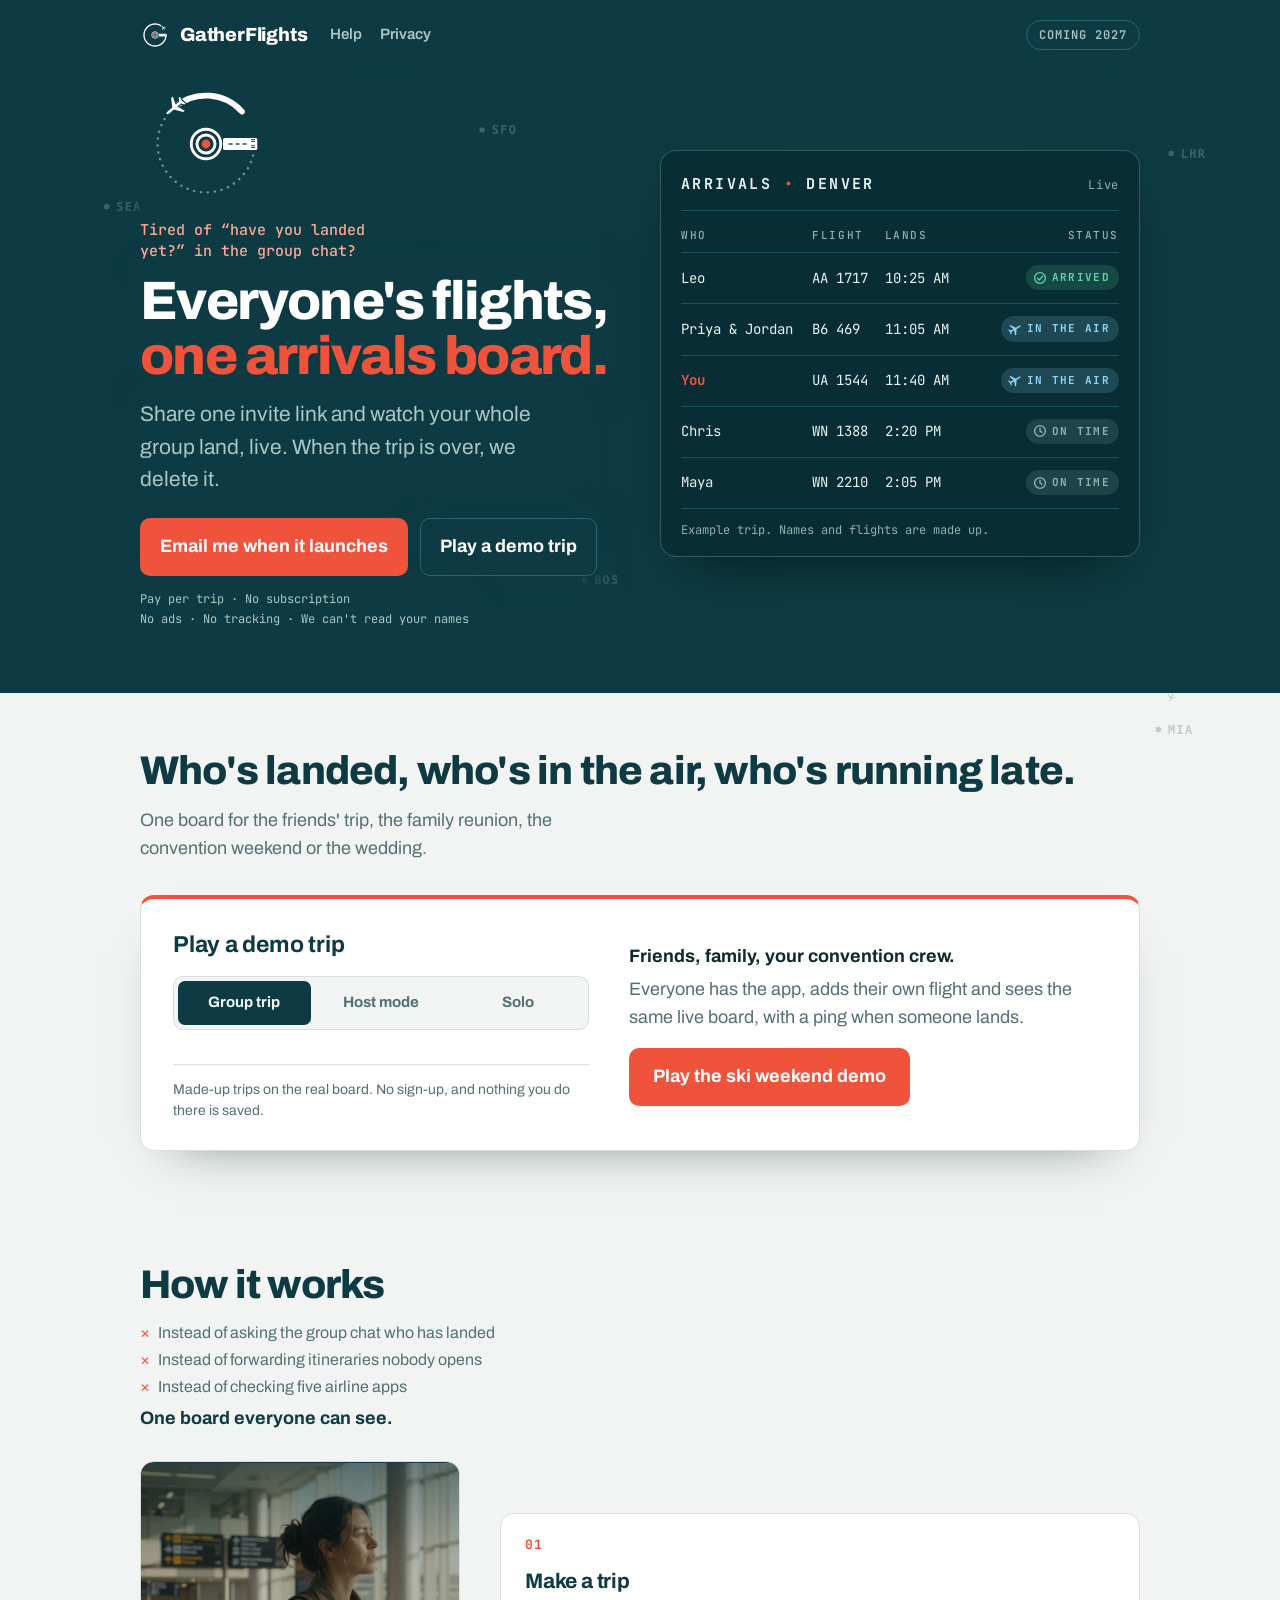
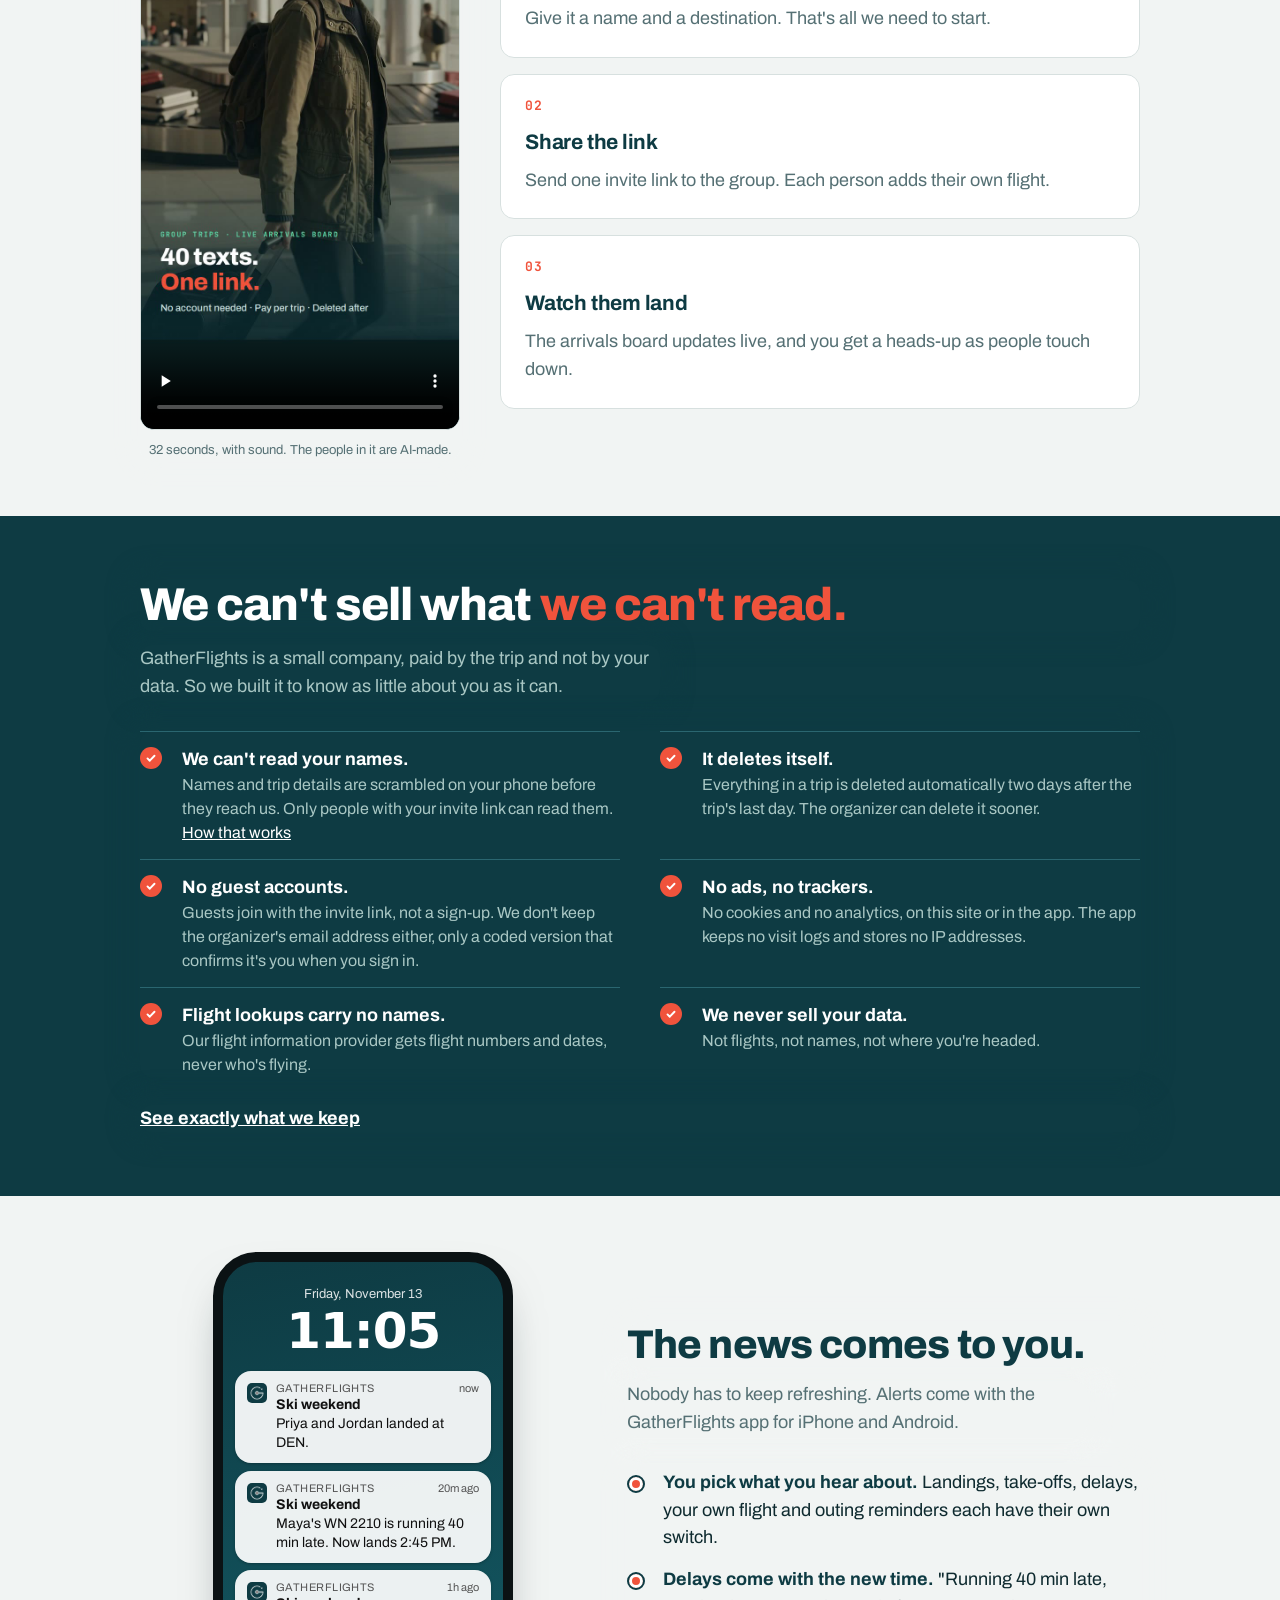
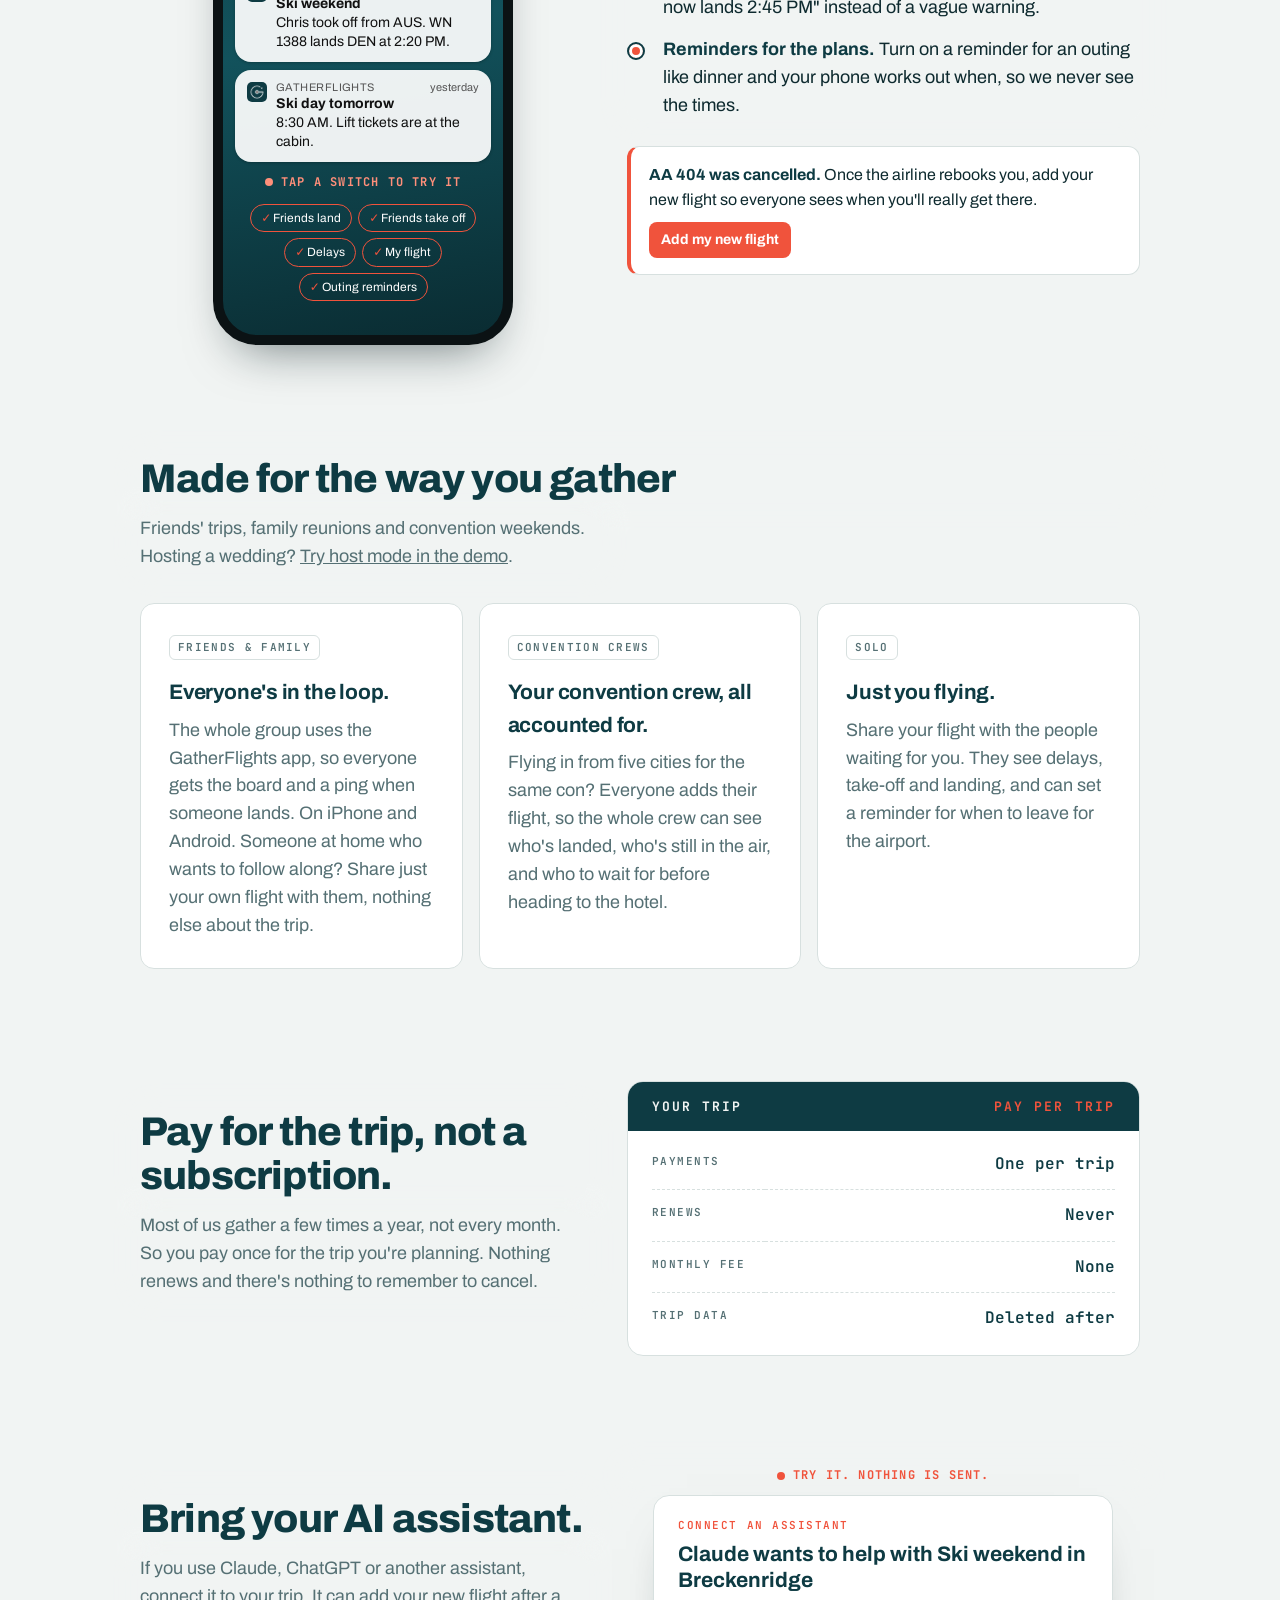
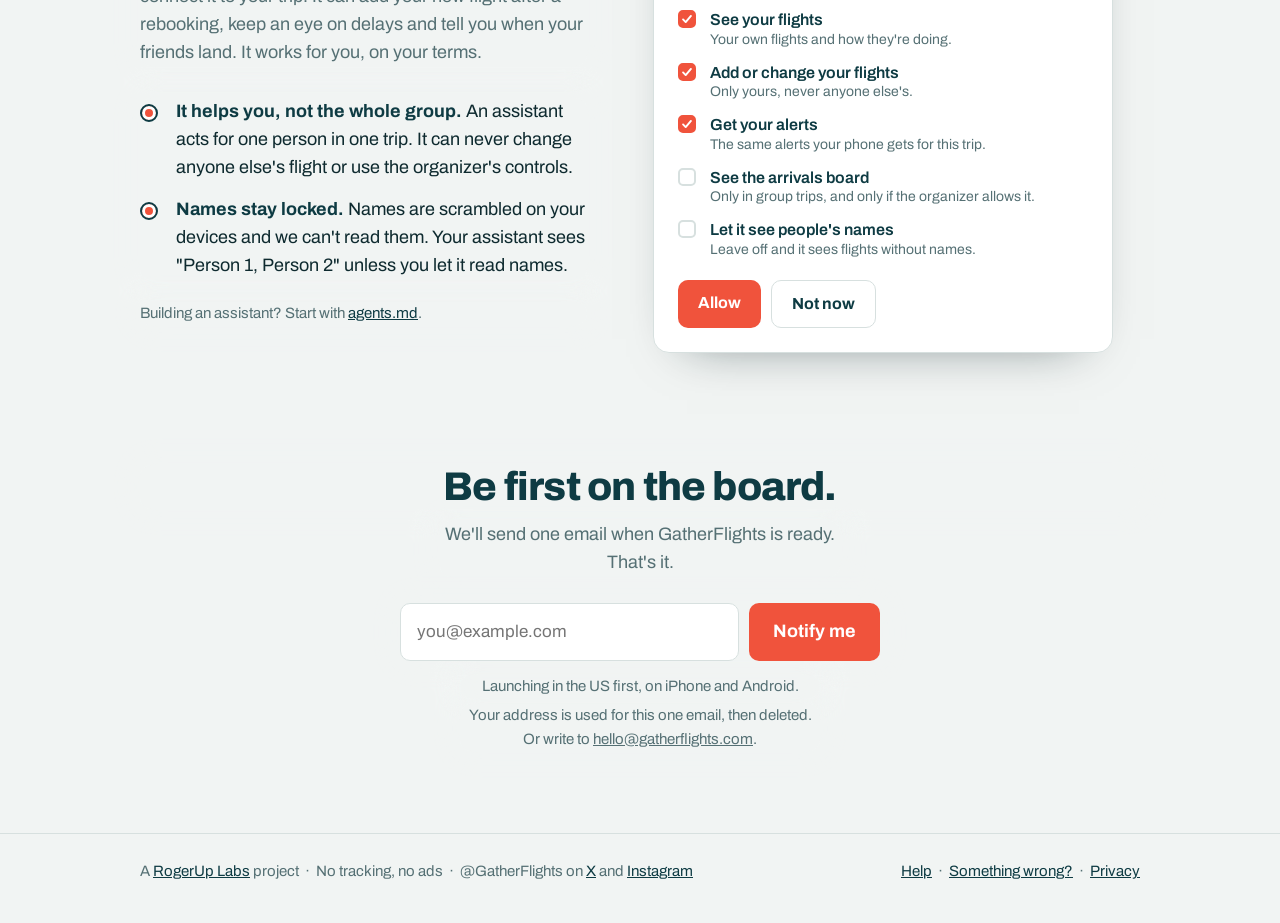
<file: index.html>
<!doctype html>
<html lang="en">
<head>
<meta charset="utf-8">
<meta http-equiv="Content-Security-Policy" content="default-src 'none'; style-src 'self' 'unsafe-inline'; img-src 'self' data:; media-src 'self'; font-src 'self'; form-action 'self' https://app.gatherflights.com; base-uri 'none'">
<meta name="viewport" content="width=device-width, initial-scale=1">
<title>GatherFlights: everyone's flights, one arrivals board</title>
<meta name="description" content="GatherFlights by RogerUp Labs. Share one invite link and watch your whole group's flights land on a live arrivals board. Pay per trip, no subscription. Private by design. Coming soon.">
<link rel="canonical" href="https://gatherflights.com/">
<meta property="og:site_name" content="GatherFlights">
<meta property="og:type" content="website">
<meta property="og:url" content="https://gatherflights.com/">
<meta property="og:title" content="GatherFlights: everyone's flights, one arrivals board">
<meta property="og:description" content="Share one invite link and watch your whole group land on a live arrivals board. Pay per trip, and it's deleted after the trip.">
<meta property="og:image" content="https://gatherflights.com/og-card.png">
<meta property="og:image:width" content="1200">
<meta property="og:image:height" content="630">
<meta property="og:image:alt" content="GatherFlights: Everyone's flights, one arrivals board.">
<meta name="twitter:card" content="summary_large_image">
<link rel="icon" href="favicon.ico" sizes="32x32">
<link rel="icon" href="icon.svg?v=2" type="image/svg+xml">
<link rel="apple-touch-icon" href="apple-touch-icon.png">
<link rel="preload" href="fonts/archivo.woff2" as="font" type="font/woff2" crossorigin>
<style>
  @font-face { font-family: "Archivo"; src: url("fonts/archivo.woff2") format("woff2");
               font-weight: 100 900; font-style: normal; font-display: swap; }
  @font-face { font-family: "JetBrains Mono"; src: url("fonts/jetbrains-mono.woff2") format("woff2");
               font-weight: 100 800; font-style: normal; font-display: swap; }

  :root {
    --bg: #F1F4F3; --surface: #FFFFFF; --ink: #0E2A2F; --muted: #557074; --line: #D7E0DF;
    --brand: #0E3B43; --accent: #F0533C; --accent-ink: #FFFFFF;
    --board: #0E3B43; --board-ink: #E8F1EF; --board-dim: #8FB3B0; --board-line: #1D525B;
    --good: #5FD3A2; --warn: #F5B35C;
    --mark: #0E3B43; --mark-bg: #F1F4F3;
    --band: #0E3B43;
  }
  @media (prefers-color-scheme: dark) {
    :root {
      --bg: #0A2328; --surface: #0E3B43; --ink: #E8F1EF; --muted: #9DBDBA; --line: #1D525B;
      --brand: #CFE5E2; --accent: #F0533C; --accent-ink: #FFFFFF;
      --board: #061A1E; --board-line: #173F46;
      --mark: #CFE5E2; --mark-bg: #0A2328;
      --band: #0C333A;
    }
  }

  * { box-sizing: border-box; }
  html { -webkit-text-size-adjust: 100%; }
  body { margin: 0; background: var(--bg); color: var(--ink);
         font: 18px/1.55 "Archivo", system-ui, -apple-system, "Segoe UI", Roboto, sans-serif; }
  a { color: inherit; }
  .wrap { max-width: 1040px; margin: 0 auto; padding: 0 20px; }
  .mono { font-family: "JetBrains Mono", ui-monospace, SFMono-Regular, Menlo, monospace; }

  /* top bar */
  .top { display: flex; flex-wrap: wrap; align-items: center; gap: 4px 22px; padding-block: 20px; }
  .top-nav { display: flex; gap: 18px; font-size: 15px; font-weight: 600; }
  .top-nav a { color: var(--muted); text-decoration: none; border-radius: 4px; }
  .top-nav a:hover { color: var(--brand); text-decoration: underline; }
  .top .pill { margin-left: auto; }
  .top-nav a:focus-visible, .brand:focus-visible, footer a:focus-visible { outline: 3px solid var(--brand); outline-offset: 3px; border-radius: 4px; }
  @media (max-width: 520px) {
    .top { padding-block: 16px 12px; }
    .top-nav { order: 3; width: 100%; padding-left: 40px; font-size: 14px; }
  }
  @media (max-width: 380px) {
    .top { column-gap: 10px; }
    .top .pill { font-size: 11px; letter-spacing: .05em; padding: 6px 9px; }
  }
  .brand { display: flex; align-items: center; gap: 10px; font-weight: 800; font-size: 19px;
           letter-spacing: -0.01em; color: var(--brand); text-decoration: none; }
  .brand img { width: 30px; height: 30px; }
  .pill { font: 600 12px/1 "JetBrains Mono", ui-monospace, monospace; letter-spacing: .08em; text-transform: uppercase;
          color: var(--muted); border: 1px solid var(--line); border-radius: 999px; padding: 8px 12px; }

  /* top band: deep teal like the app icon, logo in light ink */
  .band { --brand: #FFFFFF; --muted: #A9C7C4; --line: #2A6670; --mark: #FFFFFF; --mark-bg: var(--band);
          background-color: var(--band);
          color: var(--brand); }
  /* The same sky as the rest of the page (sky.css), in white on the two teal
     bands (top and privacy). It's each band's own background, pinned to the
     window like the page's sky, so a plane carries straight on across a
     band's edge, and it always sits under the soft patches behind the words
     (as a separate picture, Firefox drew it on top of them). */
  .band, .privacy { position: relative; overflow: hidden; isolation: isolate; --halo: var(--band);
                    background-image: url("sky-dark.svg"); background-size: cover; background-position: center;
                    background-attachment: fixed; }
  .band > * { position: relative; }
  @media (prefers-reduced-motion: reduce) { .band, .privacy { background-image: none; } }
  /* hero */
  .hero { display: grid; grid-template-columns: minmax(0, 1fr); align-items: center;
          padding-block: 4px 56px; text-align: center; }
  .mark-box { width: 100px; margin: 0 auto 4px; position: relative; }
  .hero > .board { width: 100%; max-width: 560px; margin: 2px auto 24px; }
  .mark { display: block; width: 100%; height: auto; }
  .mark-static { display: none; }
  #mark-hit { cursor: pointer; }
  .m-route { fill: none; stroke: var(--mark); stroke-width: 2.2; stroke-linecap: round;
             stroke-dasharray: 0.1 6.2; opacity: .45; }
  .m-trail, .m-trail-s { fill: none; stroke: var(--mark); stroke-width: 5.2; stroke-linecap: round; }
  .m-ink { fill: var(--mark); }
  .m-bg { fill: var(--mark-bg); }
  .m-ring { fill: none; stroke: var(--mark); stroke-width: 2.6; }
  .m-dot { fill: var(--accent); }
  .m-ripple { fill: none; stroke: var(--accent); stroke-width: 1.6; opacity: 0; }
  .m-plane { fill: var(--mark); stroke: var(--mark-bg); stroke-width: 2.6; stroke-linejoin: round; paint-order: stroke; }
  .m-plane-s { fill: var(--mark); }
  .m-plane-land { fill: var(--mark-bg); }

  .hero-eyebrow { font: 500 15px/1.4 "JetBrains Mono", ui-monospace, monospace; color: #F9A898;
                  max-width: 30ch; margin: 4px auto 0; text-wrap: balance; }
  h1 { font-size: clamp(38px, 7.4vw, 60px); line-height: 1.02; letter-spacing: -0.03em; font-weight: 800;
       color: var(--brand); margin: 12px auto 14px; max-width: 14ch; }
  h1 .hl { color: var(--accent); }
  .lede { font-size: clamp(18px, 2.4vw, 21px); color: var(--muted); max-width: 36ch; margin: 0 auto 22px; }
  .cta { display: flex; flex-direction: column; gap: 14px; align-items: center; }
  .cta .cta-note { display: grid; gap: 2px; font-size: 12px; margin: 0; }
  /* wide screens: words on the left, the board on the right */
  @media (min-width: 1000px) {
    .hero { grid-template-columns: minmax(0, 1fr) minmax(0, 480px); grid-template-rows: 1fr repeat(5, auto) 1fr;
            column-gap: 44px; text-align: left; padding-block: 8px 64px; }
    .hero > * { grid-column: 1; }
    .hero > .board { grid-column: 2; grid-row: 1 / -1; align-self: center; margin: 0; }
    .mark-box { grid-row: 2; width: 132px; margin: 0 0 6px; }
    .hero-eyebrow { grid-row: 3; } .hero h1 { grid-row: 4; } .hero .lede { grid-row: 5; } .hero .cta { grid-row: 6; }
    .hero h1, .hero .lede, .hero .hero-eyebrow { margin-left: 0; }
    .hero h1 { font-size: 54px; }
    .hero .btn { padding-inline: 20px; } .hero .btn.ghost { padding-inline: 19px; }
    .hero .board { padding-inline: 20px; } .hero .board table { font-size: 14px; }
    .hero .board td, .hero .board th { padding-inline: 6px; }
    .hero .cta { align-items: flex-start; } .hero .cta-buttons { justify-content: flex-start; }
  }
  .btn { display: inline-block; padding: 15px 24px; border-radius: 10px; background: var(--accent);
         color: var(--accent-ink); font-weight: 700; text-decoration: none; }
  .btn:hover { filter: brightness(1.06); }
  .btn:focus-visible, #mark-hit:focus-visible { outline: 3px solid var(--brand); outline-offset: 3px; }
  .cta-note { color: var(--muted); font-size: 15px; }
  .cta-buttons { display: flex; flex-wrap: wrap; gap: 12px; justify-content: center; }
  .btn.ghost { background: transparent; color: var(--brand); border: 1px solid var(--line); padding: 14px 23px; }
  .notify { display: flex; flex-wrap: wrap; gap: 10px; justify-content: center; max-width: 480px; margin: 0 auto; scroll-margin-top: 40vh; }
  .notify input { flex: 1 1 240px; min-width: 0; padding: 14px 16px; border-radius: 10px; border: 1px solid var(--line);
                  background: var(--surface); color: var(--ink); font: inherit; font-size: 17px; }
  .notify input:focus-visible { outline: 3px solid var(--brand); outline-offset: 2px; }
  .notify .btn { border: 0; font: inherit; font-weight: 700; cursor: pointer; }
  .sr, .hp { position: absolute; width: 1px; height: 1px; overflow: hidden; clip-path: inset(50%); white-space: nowrap; }
  .btn.ghost:hover { border-color: var(--accent); filter: none; }

  /* arrivals board */
  .board { background: var(--board); color: var(--board-ink); border-radius: 16px; padding: 22px 22px 14px;
           font-family: "JetBrains Mono", ui-monospace, monospace; box-shadow: 0 20px 50px -30px rgba(6,26,30,.6); }
  .board-head { display: flex; justify-content: space-between; align-items: baseline; gap: 12px;
                border-bottom: 1px solid var(--board-line); padding-bottom: 14px; margin-bottom: 4px; }
  .board-title { font-weight: 700; letter-spacing: .16em; text-transform: uppercase; font-size: 15px; }
  .board-title b { color: var(--accent); }
  .board-sub { color: var(--board-dim); font-size: 12px; letter-spacing: .06em; }
  .board table { width: 100%; border-collapse: collapse; font-size: 15px; }
  .board th { text-align: left; color: var(--board-dim); font-weight: 500; font-size: 11px; letter-spacing: .14em;
              text-transform: uppercase; padding: 12px 8px 8px; }
  .board td { padding: 12px 8px; border-top: 1px solid var(--board-line); white-space: nowrap; }
  .board td:first-child, .board th:first-child { padding-left: 0; }
  .board td:last-child, .board th:last-child { padding-right: 0; text-align: right; }
  .status { display: inline-grid; justify-items: end; font-weight: 700; letter-spacing: .06em; }
  .status > span { grid-area: 1 / 1; }
  .board-foot { color: var(--board-dim); font-size: 12px; padding: 12px 0 2px; border-top: 1px solid var(--board-line); }
  .lands-sm { display: none; }
  @media (max-width: 560px) { .hide-sm { display: none; } .board { padding: 16px 16px 8px; } .board table { font-size: 13px; }
    .board td, .board th { padding-inline: 5px; } .board td { padding-block: 8px; } .board th { padding-top: 10px; }
    .board-head { padding-bottom: 12px; } .board-foot { padding-top: 10px; }
    .board td:first-child { white-space: normal; }
    .lands-sm { display: block; color: var(--board-dim); font-size: 12px; margin-top: 2px; } }
  @media (max-width: 360px) { .board { padding-inline: 12px; } .board td, .board th { padding-inline: 3px; } }


  /* status badges: colour + symbol + word, same as the app's board */
  .status > span { display: inline-flex; align-items: center; gap: 5px; font-size: 11px; letter-spacing: .12em;
                   padding: 4px 9px 4px 7px; border-radius: 999px; background: color-mix(in srgb, currentColor 16%, transparent); }
  .ic { width: 14px; height: 14px; flex: none; fill: currentColor; }
  .ic.line { fill: none; stroke: currentColor; stroke-width: 2.6; stroke-linecap: round; stroke-linejoin: round; }
  .b-gate, .b-landed { color: var(--good); }
  .b-air { color: #8FD3F5; }
  .b-warn { color: var(--warn); }
  .b-clock { color: var(--board-dim); }
  /* the board in the top band: a darker fill and a light edge so it stands off the teal */
  .band .board { --board: #082D34; text-align: left; border: 1px solid rgba(207,229,226,.24);
                 box-shadow: 0 24px 60px -28px rgba(0,0,0,.65); }
  @media (prefers-color-scheme: dark) { .band .board { --board: #061A1E; border-color: rgba(207,229,226,.18); } }

  /* a tiny live story on an 18s loop: Priya & Jordan land, Chris takes off, Maya runs late.
     The old and new state sit in the same grid cell, so nothing shifts when they swap. */
  .live { display: inline-grid; }
  .live > * { grid-area: 1 / 1; }
  .live > .st-b { opacity: 0; }
  .at1 > .st-a { animation: out1 18s infinite; } .at1 > .st-b { animation: in1 18s infinite; }
  .at2 > .st-a { animation: out2 18s infinite; } .at2 > .st-b { animation: in2 18s infinite; }
  .at3 > .st-a { animation: out3 18s infinite; } .at3 > .st-b { animation: in3 18s infinite; }
  @keyframes out1 { 0%, 14.9% { opacity: 1; } 15%, 95% { opacity: 0; } 97%, 100% { opacity: 1; } }
  @keyframes in1 { 0%, 15% { opacity: 0; transform: translateY(-40%); } 17%, 95% { opacity: 1; transform: none; } 97%, 100% { opacity: 0; } }
  @keyframes out2 { 0%, 37.9% { opacity: 1; } 38%, 95% { opacity: 0; } 97%, 100% { opacity: 1; } }
  @keyframes in2 { 0%, 38% { opacity: 0; transform: translateY(-40%); } 40%, 95% { opacity: 1; transform: none; } 97%, 100% { opacity: 0; } }
  @keyframes out3 { 0%, 59.9% { opacity: 1; } 60%, 95% { opacity: 0; } 97%, 100% { opacity: 1; } }
  @keyframes in3 { 0%, 60% { opacity: 0; transform: translateY(-40%); } 62%, 95% { opacity: 1; transform: none; } 97%, 100% { opacity: 0; } }
  .was { color: var(--board-dim); text-decoration: line-through; font-weight: 400; margin-right: 6px; font-size: 12px; }
  .board td.t { color: var(--board-ink); }
  .lands-sm .was { margin-right: 4px; font-size: 11px; }
  @media (max-width: 560px) { .status > span { letter-spacing: .08em; padding: 4px 7px 4px 5px; gap: 4px; } }
  .board .you { color: var(--accent); font-weight: 700; }

  /* phone alerts */
  .phone { width: min(300px, 100%); margin: 0 auto; padding: 22px 12px 16px; border: 10px solid #0B1214; border-radius: 44px;
           background: linear-gradient(170deg, #0E3B43, #12525C 55%, #0A2C32); box-shadow: 0 24px 50px -24px rgba(6,26,30,.6);
           display: grid; gap: 8px; }
  .phone-lock { text-align: center; color: #fff; margin-bottom: 6px; }
  .phone-day { font-size: 13px; opacity: .85; }
  .phone-time { font: 600 50px/1.05 system-ui, -apple-system, sans-serif; letter-spacing: -.02em; }
  .notifs { list-style: none; margin: 0; padding: 0; display: grid; gap: 8px; }
  .notif { display: flex; gap: 9px; align-items: flex-start; padding: 10px 12px; border-radius: 16px; background: rgba(255,255,255,.92);
           color: #111; font-size: 14px; line-height: 1.35; box-shadow: 0 1px 3px rgba(0,0,0,.25);
           opacity: 0; animation: notif-in .45s ease-out forwards; animation-delay: var(--d); }
  @keyframes notif-in { from { opacity: 0; transform: translateY(-14px) scale(.97); } to { opacity: 1; transform: none; } }
  .notif img { width: 20px; height: 20px; border-radius: 5px; margin-top: 2px; flex: none; background: #0E3B43; }
  .notif-text { flex: 1; min-width: 0; }
  .notif-top { display: flex; justify-content: space-between; gap: 8px; font-size: 11px; letter-spacing: .04em;
               text-transform: uppercase; color: #555; }
  .notif-top span:last-child { text-transform: none; letter-spacing: 0; }
  .notif b { display: block; }
  .switches { display: flex; flex-wrap: wrap; justify-content: center; gap: 6px; margin-top: 6px; padding: 0; list-style: none; }
  .switches label { display: block; cursor: pointer; }
  .switches input { position: absolute; opacity: 0; width: 1px; height: 1px; }
  .switches span { display: block; font-size: 12px; color: #fff; border: 1px solid rgba(255,255,255,.3); border-radius: 999px; padding: 4px 10px; }
  .switches input:checked + span { border-color: var(--accent); }
  .switches input:checked + span::before { content: "\2713\00a0"; color: var(--accent); font-weight: 700; }
  .phone:has(#sw-land:not(:checked)) .n-land { visibility: hidden; order: 1; }
  .phone:has(#sw-delay:not(:checked)) .n-delay { visibility: hidden; order: 1; }
  .phone:has(#sw-takeoff:not(:checked)) .n-takeoff { visibility: hidden; order: 1; }
  .phone:has(#sw-outing:not(:checked)) .n-outing { visibility: hidden; order: 1; }
  .notifs-empty { display: none; position: absolute; left: 0; right: 0; text-align: center; color: #CFE5E2; font-size: 13px; padding: 18px 0; margin: 0; }
  .notifs-wrap { position: relative; }
  .phone:has(#sw-land:not(:checked)):has(#sw-delay:not(:checked)):has(#sw-takeoff:not(:checked)):has(#sw-outing:not(:checked)) .notifs-empty { display: block; }
  .try-hint { display: flex; align-items: center; justify-content: center; gap: 8px; margin: 6px 0 0;
              font: 700 12px/1.2 "JetBrains Mono", ui-monospace, monospace; letter-spacing: .1em; text-transform: uppercase; color: var(--accent); }
  .try-hint::before { content: ""; width: 8px; height: 8px; border-radius: 50%; background: currentColor;
                      animation: pulse 1.8s ease-in-out infinite; }
  @keyframes pulse { 50% { opacity: .25; transform: scale(.7); } }
  .phone .try-hint { color: #FF8F7A; }
  .rebook { margin-top: 26px; background: var(--surface); border: 1px solid var(--line); border-left: 4px solid var(--accent);
            border-radius: 12px; padding: 16px 18px; font-size: 16px; }
  .rebook b { color: var(--brand); }
  .rebook > input { position: absolute; opacity: 0; width: 1px; height: 1px; pointer-events: none; }
  .rebook label { cursor: pointer; }
  .rebook > input:focus-visible ~ label.fake-btn { outline: 3px solid var(--brand); outline-offset: 2px; }
  .rb-done { display: none; margin-top: 10px; color: var(--muted); }
  .rb-done label { color: var(--brand); text-decoration: underline; margin-left: 4px; }
  #rb-try:checked ~ .fake-btn { display: none; }
  #rb-try:checked ~ .rb-done { display: block; }
  .rebook .fake-btn { display: inline-block; margin-top: 10px; background: var(--accent); color: var(--accent-ink); font-weight: 700;
                      font-size: 14px; border-radius: 8px; padding: 7px 12px; }

  /* assistants */
  .consent { background: var(--surface); border: 1px solid var(--line); border-radius: 16px; padding: 24px;
             box-shadow: 0 20px 50px -34px rgba(6,26,30,.6); max-width: 460px; margin: 0 auto; width: 100%; }
  .consent .kicker { font: 600 11px/1 "JetBrains Mono", ui-monospace, monospace; letter-spacing: .14em; text-transform: uppercase;
                     color: var(--accent); margin: 0 0 10px; }
  .consent h3 { margin: 0 0 16px; font-size: 21px; line-height: 1.25; color: var(--brand); }
  .consent ul { list-style: none; margin: 0 0 20px; padding: 0; display: grid; gap: 12px; }
  .consent label { cursor: pointer; }
  .consent li label { display: grid; grid-template-columns: 22px 1fr; gap: 10px; font-size: 16px; line-height: 1.35; }
  .consent li input { appearance: none; -webkit-appearance: none; margin: 1px 0 0; width: 18px; height: 18px; border-radius: 5px;
                      border: 2px solid var(--line); background: transparent; cursor: pointer; }
  .consent li input:focus-visible, .switches input:focus-visible + span { outline: 3px solid var(--brand); outline-offset: 2px; }
  .consent > input { position: absolute; opacity: 0; width: 1px; height: 1px; pointer-events: none; }
  .consent > input:focus-visible ~ .row label, .consent > input:focus-visible ~ .c-foot label { outline: 3px solid var(--brand); outline-offset: 2px; }
  .c-result, .c-foot { display: none; }
  #c-allow:checked ~ .c-ask, #c-no:checked ~ .c-ask { display: none; }
  #c-allow:checked ~ .c-yes, #c-no:checked ~ .c-nope, #c-allow:checked ~ .c-foot, #c-no:checked ~ .c-foot { display: block; }
  .assist .try-hint { margin: 0 0 12px; }
  .c-result { padding: 14px 16px; border-radius: 10px; border: 1px solid var(--line); color: var(--muted); margin-bottom: 4px; }
  .c-result b { display: block; color: var(--brand); font-size: 18px; margin-bottom: 2px; }
  .c-yes { border-left: 4px solid var(--accent); }
  .c-foot { margin: 14px 0 0; font-size: 13px; color: var(--muted); }
  .c-again { color: var(--brand); text-decoration: underline; }
  .consent li input:checked { border-color: var(--accent); background: var(--accent)
      url("data:image/svg+xml,%3Csvg xmlns='http://www.w3.org/2000/svg' viewBox='0 0 16 16'%3E%3Cpath d='M3.5 8.5l3 3 6-7' fill='none' stroke='white' stroke-width='2.2' stroke-linecap='round' stroke-linejoin='round'/%3E%3C/svg%3E") center/14px no-repeat; }
  .consent li span { color: var(--muted); font-size: 14px; display: block; }
  .consent li b { color: var(--brand); font-weight: 600; }
  .consent .row { display: flex; gap: 10px; }
  .consent .fake-btn { display: inline-block; background: var(--accent); color: var(--accent-ink); font-weight: 700; border-radius: 10px; padding: 11px 20px; font-size: 16px; }
  .consent .fake-btn.ghost { background: transparent; color: var(--brand); border: 1px solid var(--line); }
  .assist .checks { margin-bottom: 22px; }
  .small-note { color: var(--muted); font-size: 15px; margin: 0; }
  .small-note a { color: var(--brand); }
  @media (min-width: 860px) { .split.flip > :first-child { order: 2; } }

  /* sections */
  section { padding: 56px 0; }
  h2 { font-size: clamp(28px, 4.4vw, 40px); line-height: 1.1; letter-spacing: -0.02em; color: var(--brand);
       margin: 0 0 14px; font-weight: 800; }
  .sec-lede { color: var(--muted); max-width: 46ch; margin: 0 0 32px; }
  .grid { display: grid; gap: 16px; grid-template-columns: repeat(auto-fit, minmax(240px, 1fr)); }
  .card { background: var(--surface); border: 1px solid var(--line); border-radius: 14px; padding: 24px; }
  .card h3 { margin: 0 0 8px; font-size: 21px; color: var(--brand); letter-spacing: -0.01em; }
  .card p { margin: 0; color: var(--muted); }
  .step { font: 700 13px/1 "JetBrains Mono", ui-monospace, monospace; color: var(--accent); letter-spacing: .1em;
          display: block; margin-bottom: 14px; }
  .split { display: grid; gap: 40px; grid-template-columns: 1fr; align-items: center; }
  @media (min-width: 860px) { .split { grid-template-columns: 1fr 1.15fr; } }
  .how { display: grid; gap: 24px; grid-template-columns: 1fr; align-items: center; }
  .how .steps { grid-template-columns: 1fr; }
  @media (min-width: 760px) { .how { grid-template-columns: 320px 1fr; gap: 40px; } }
  .promo { margin: 0; }
  .promo video { display: block; width: 100%; max-width: 320px; height: auto; aspect-ratio: 9 / 16; margin: 0 auto;
                 border-radius: 14px; border: 1px solid var(--line); background: #0E3B43; }
  .promo figcaption { text-align: center; color: var(--muted); font-size: 13px; margin-top: 10px; }
  .modes .card { padding: 28px; }
  @media (max-width: 759px) {
    body { font-size: 17px; }
    section, section.privacy { padding-block: 34px; }
    .cta-buttons { gap: 10px; }
    .hero .btn { font-size: 16px; padding: 13px 16px; } .hero .btn.ghost { padding: 12px 15px; }
    .steps .card { padding: 14px 16px; }
    .phone { padding-top: 16px; }
    .phone-lock { margin-bottom: 2px; }
    .sec-lede { margin-bottom: 22px; font-size: 16px; }
    ul.checks { gap: 10px; font-size: 16px; }
    .split { gap: 28px; }
    .instead { font-size: 15px; }
    .instead-end { margin-bottom: 18px; }
    .p-list { gap: 12px; }
    .p-list li { font-size: 15px; padding-top: 12px; grid-template-columns: 24px 1fr; gap: 10px; }
    .p-list li::before { width: 20px; height: 20px; }
    .p-list b { font-size: 17px; }
    .p-more { margin-top: 20px; }
    .rebook { margin-top: 20px; }
    .pass dt, .pass dd { padding-block: 11px; }
    .phone-time { font-size: 42px; }
    .consent { padding: 20px; }
    .consent ul { gap: 10px; margin-bottom: 16px; }
    .closing p { margin-bottom: 20px; }
    /* steps: number beside the heading, so each card stays short */
    .steps .card { display: grid; grid-template-columns: 36px 1fr; padding: 16px 18px; }
    .steps .step { grid-row: 1 / 3; margin: 5px 0 0; }
    .steps .card h3 { font-size: 19px; margin-bottom: 4px; }
    .grid { gap: 10px; }
    /* ways to gather: a row you can swipe, with the next card peeking in */
    .modes .grid { grid-template-columns: none; grid-auto-flow: column; grid-auto-columns: 86%; overflow-x: auto;
                   scroll-snap-type: x mandatory; margin-inline: -20px; padding: 0 20px 8px; scroll-padding-inline: 20px; }
    .modes .card { scroll-snap-align: start; padding: 22px; }
  }
  /* demo picker: plain radio buttons styled as a slide switch, no script */
  .demo { background: var(--surface); border: 1px solid var(--line); border-top: 4px solid var(--accent); border-radius: 14px;
          padding: 22px; scroll-margin-top: 24px; box-shadow: 0 24px 50px -34px rgba(6,26,30,.55); }
  @media (min-width: 760px) {
    .demo { display: grid; grid-template-columns: minmax(300px, 1fr) 1.15fr; column-gap: 40px; padding: 28px 32px;
            grid-template-areas: "h panel" "seg panel" "note panel"; align-items: start; }
    .demo-h { grid-area: h; } .seg { grid-area: seg; } .dm-panel { grid-area: panel; align-self: center; }
    .demo .cta-note { grid-area: note; }
    .dm-panel p:last-child, .dm-panel .btn:last-child { margin-bottom: 0; }
  }
  .demo-h { margin: 0 0 14px; font-size: 23px; color: var(--brand); letter-spacing: -0.01em; }
  .demo input { position: absolute; opacity: 0; width: 1px; height: 1px; pointer-events: none; }
  .seg { display: grid; grid-template-columns: repeat(3, 1fr); gap: 4px; padding: 4px; border-radius: 10px;
         background: var(--bg); border: 1px solid var(--line); margin-bottom: 18px; }
  .seg label { text-align: center; padding: 10px 6px; border-radius: 7px; font-weight: 700; font-size: 15px;
               color: var(--muted); cursor: pointer; user-select: none; }
  .seg label:hover { color: var(--brand); }
  #dm-group:checked ~ .seg [for=dm-group], #dm-host:checked ~ .seg [for=dm-host], #dm-solo:checked ~ .seg [for=dm-solo]
    { background: var(--brand); color: var(--bg); }
  #dm-group:focus-visible ~ .seg [for=dm-group], #dm-host:focus-visible ~ .seg [for=dm-host], #dm-solo:focus-visible ~ .seg [for=dm-solo]
    { outline: 3px solid var(--accent); outline-offset: 2px; }
  .dm-panel { display: none; }
  #dm-group:checked ~ .p-group, #dm-host:checked ~ .p-host, #dm-solo:checked ~ .p-solo { display: block; }
  .dm-panel p { margin: 0 0 16px; color: var(--muted); }
  .dm-panel .dm-lead { margin-bottom: 6px; color: var(--ink); font-weight: 700; }
  .demo .cta-note { margin: 16px 0 0; font-size: 14px; border-top: 1px solid var(--line); padding-top: 14px; }
  .tag { display: inline-block; font: 600 11px/1 "JetBrains Mono", ui-monospace, monospace; letter-spacing: .12em;
         text-transform: uppercase; color: var(--muted); border: 1px solid var(--line); border-radius: 6px;
         padding: 6px 8px; margin-bottom: 16px; }
  ul.checks { list-style: none; padding: 0; margin: 0; display: grid; gap: 14px; }
  ul.checks li { display: grid; grid-template-columns: 26px 1fr; gap: 10px; }
  ul.checks li::before { content: ""; width: 14px; height: 14px; margin-top: 6px; border-radius: 50%;
                         border: 2.5px solid var(--brand); box-shadow: inset 0 0 0 3px var(--surface), inset 0 0 0 8px var(--accent); }
  ul.checks b { color: var(--brand); }
  .pass { background: var(--surface); border: 1px solid var(--line); border-radius: 16px; display: grid;
          grid-template-columns: 1fr; overflow: hidden; }
  .pass-head { display: flex; justify-content: space-between; align-items: baseline; gap: 12px; padding: 18px 24px;
               background: var(--brand); color: var(--bg); font: 700 13px/1 "JetBrains Mono", ui-monospace, monospace;
               letter-spacing: .16em; text-transform: uppercase; }
  .pass-head span:last-child { color: var(--accent); }
  .pass dl { margin: 0; padding: 8px 24px 12px; display: grid; grid-template-columns: auto 1fr; }
  .pass dt, .pass dd { margin: 0; padding: 14px 0; border-top: 1px dashed var(--line); }
  .pass dl > :nth-child(-n+2) { border-top: 0; }
  .pass dt { font: 600 11px/1.6 "JetBrains Mono", ui-monospace, monospace; letter-spacing: .14em; text-transform: uppercase;
             color: var(--muted); padding-right: 20px; }
  .pass dd { font: 600 16px/1.4 "JetBrains Mono", ui-monospace, monospace; color: var(--brand); text-align: right; }
  /* how it works: what it replaces */
  .instead { list-style: none; margin: 0 0 6px; padding: 0; color: var(--muted); font-size: 16px; display: grid; gap: 2px; }
  .instead li::before { content: "\2715"; color: var(--accent); font-weight: 700; font-size: 12px; margin-right: 8px; }
  .instead-end { margin: 0 0 28px; font-weight: 700; color: var(--brand); }

  /* privacy: on the deep teal, like the top band */
  .privacy { --brand: #FFFFFF; --muted: #A9C7C4; --line: #2A6670; --surface: var(--band);
             background-color: var(--band); color: var(--brand); padding-block: 64px; }
  .privacy .sec-lede { max-width: 52ch; margin-bottom: 30px; }
  .privacy h2 { font-size: clamp(32px, 5vw, 46px); }
  .privacy h2 .hl { color: var(--accent); }
  .p-list { list-style: none; margin: 0; padding: 0; display: grid; gap: 14px 40px; }
  @media (min-width: 760px) { .p-list { grid-template-columns: 1fr 1fr; } }
  .p-list li { display: grid; grid-template-columns: 30px 1fr; gap: 12px; color: var(--muted); font-size: 16px; line-height: 1.5;
               border-top: 1px solid var(--line); padding-top: 14px; }
  .p-list li::before { content: ""; width: 22px; height: 22px; margin-top: 1px; border-radius: 50%; background: var(--accent)
      url("data:image/svg+xml,%3Csvg xmlns='http://www.w3.org/2000/svg' viewBox='0 0 16 16'%3E%3Cpath d='M4 8.5l2.6 2.6L12 5.4' fill='none' stroke='white' stroke-width='2.2' stroke-linecap='round' stroke-linejoin='round'/%3E%3C/svg%3E") center/14px no-repeat; }
  .p-list b { display: block; color: var(--brand); font-size: 18px; }
  .p-list a, .p-more a { color: var(--brand); }
  .p-more { margin: 28px 0 0; font-weight: 700; }
  .privacy a:focus-visible { outline: 3px solid var(--brand); outline-offset: 3px; border-radius: 4px; }
  .closing { text-align: center; }
  .closing h2 { margin-bottom: 12px; }
  .closing p { color: var(--muted); margin: 0 auto 26px; max-width: 40ch; }
  footer { border-top: 1px solid var(--line); color: var(--muted); font-size: 15px; padding: 26px 0 40px; }
  footer .wrap { display: flex; flex-wrap: wrap; gap: 8px 20px; justify-content: space-between; }
  footer a { color: var(--brand); }

  /* motion: show the still logo and final board state for people who ask for less motion */
  @media (prefers-reduced-motion: reduce) {
    .mark-anim { display: none; }
    .mark-static { display: block; }
    .live > .st-a { animation: none; opacity: 0; }
    .live > .st-b { animation: none; opacity: 1; }
    .notif, .try-hint::before { animation: none; opacity: 1; }
  }
</style>
<link rel="stylesheet" href="sky.css">
</head>
<body>
<div class="sky" aria-hidden="true"><picture><source srcset="sky-dark.svg" media="(prefers-color-scheme: dark)"><img src="sky.svg" alt=""></picture></div>
<div class="band">
<header class="wrap top">
  <a class="brand" href="./"><img src="logo-white.svg" alt="" width="30" height="30">GatherFlights</a>
  <nav class="top-nav" aria-label="Site"><a href="help/">Help</a><a href="privacy.html">Privacy</a></nav>
  <span class="pill">Coming 2027</span>
</header>

  <div class="wrap hero">
    <div class="mark-box">
      <svg class="mark mark-anim" viewBox="-60 -60 120 120" role="img" aria-labelledby="mark-t">
<title id="mark-t">GatherFlights logo: a plane flies around the letter G and lands on the runway at its center</title>
<path class="m-route" d="M32.70,-29.44 A44,44 0 1,0 44.00,0.00"/>
<path class="m-trail" d="M32.70,-29.44 A44,44 0 1,0 44.00,0.00" pathLength="1" stroke-dasharray="1 2" stroke-dashoffset="1">
 <animate attributeName="stroke-dashoffset" begin="fly.begin" dur="4.6s" fill="freeze" calcMode="spline"
  keyTimes="0.000;0.109;0.783;1.000" values="1;1;0.038;0" keySplines="0 0 1 1;0.45 0 0.8 0.8;0.10 0.33 0.4 1"/>
</path>
<rect class="m-ink" x="15.5" y="-5.5" width="31.10" height="11.0" rx="1.4"/><rect class="m-bg" x="20.50" y="-0.6" width="3.6" height="1.2"/><rect class="m-bg" x="26.90" y="-0.6" width="3.6" height="1.2"/><rect class="m-bg" x="33.30" y="-0.6" width="3.6" height="1.2"/><rect class="m-bg" x="41.00" y="-4.40" width="3.6" height="0.85"/><rect class="m-bg" x="41.00" y="-2.80" width="3.6" height="0.85"/><rect class="m-bg" x="41.00" y="1.20" width="3.6" height="0.85"/><rect class="m-bg" x="41.00" y="2.80" width="3.6" height="0.85"/>
<circle class="m-ring" r="13.4"/><circle class="m-ring" r="8.2"/>
<circle class="m-ripple" r="4">
 <animate attributeName="r" begin="fly.begin+4.45s" dur="1.4s" values="4;24" keySplines="0.2 0.6 0.4 1" keyTimes="0;1" calcMode="spline" fill="freeze"/>
 <animate attributeName="opacity" begin="fly.begin+4.45s" dur="1.4s" values="0.7;0" fill="freeze"/>
</circle>
<circle class="m-dot" r="4"/>
<g>
 <animateMotion id="fly" begin="0.2s;mark-hit.click" dur="4.6s" fill="freeze" rotate="auto" calcMode="spline"
  path="M32.70,-29.44 A44,44 0 1,0 43.04,9.15 Q44.98,0.00 36.00,0.00 L27.00,0.00" keyPoints="0;0;0.9108;1" keyTimes="0.000;0.109;0.783;1.000" keySplines="0 0 1 1;0.45 0 0.8 0.8;0.10 0.33 0.4 1"/>
 <g transform="scale(0.8)">
  <animateTransform attributeName="transform" type="scale" begin="fly.begin" dur="4.6s" fill="freeze"
   keyTimes="0;0.55;0.84;1" values="0.8;0.8;0.5;0.5"/>
  <path class="m-plane" d="M12,0 C12,-0.9 11,-1.4 9.5,-1.4 L2.5,-1.4 L-3.5,-10.5 L-6,-10.5 L-2.6,-1.4 L-8,-1.4 L-10.2,-5 L-12,-5 L-10.8,0 L-12,5 L-10.2,5 L-8,1.4 L-2.6,1.4 L-6,10.5 L-3.5,10.5 L2.5,1.4 L9.5,1.4 C11,1.4 12,0.9 12,0 Z">
   <animate attributeName="opacity" begin="fly.begin" dur="4.6s" fill="freeze" keyTimes="0;0.78;0.86;1" values="1;1;0;0"/>
  </path>
  <path class="m-plane-land" d="M12,0 C12,-0.9 11,-1.4 9.5,-1.4 L2.5,-1.4 L-3.5,-10.5 L-6,-10.5 L-2.6,-1.4 L-8,-1.4 L-10.2,-5 L-12,-5 L-10.8,0 L-12,5 L-10.2,5 L-8,1.4 L-2.6,1.4 L-6,10.5 L-3.5,10.5 L2.5,1.4 L9.5,1.4 C11,1.4 12,0.9 12,0 Z" opacity="0">
   <animate attributeName="opacity" begin="fly.begin" dur="4.6s" fill="freeze" keyTimes="0;0.78;0.86;1" values="0;0;1;1"/>
  </path>
 </g>
</g>
<circle id="mark-hit" r="58" fill="transparent"><title>Replay</title></circle>
</svg>
<svg class="mark mark-static" viewBox="-60 -60 120 120" role="img" aria-label="GatherFlights logo">
<path class="m-trail-s" d="M44.00,0.00 L44.00,0.31 L44.00,0.61 L43.99,0.92 L43.98,1.23 L43.97,1.54 L43.96,1.84 L43.95,2.15 L43.93,2.46 L43.91,2.76 L43.89,3.07 L43.87,3.38 L43.85,3.68 L43.82,3.99 L43.79,4.29 L43.76,4.60 L43.73,4.90 L43.69,5.21 L43.65,5.51 L43.61,5.82 L43.57,6.12 L43.53,6.43 L43.48,6.73 L43.43,7.03 L43.38,7.34 L43.33,7.64 L43.28,7.94 L43.22,8.24 L43.16,8.55 L43.10,8.85 L43.04,9.15 L42.97,9.45 L42.91,9.75 L42.84,10.05 L42.77,10.35 L42.69,10.64 L42.62,10.94 L42.54,11.24 L42.46,11.54 L42.38,11.83 L42.30,12.13 L42.21,12.42 L42.12,12.72 L42.03,13.01 L41.94,13.30 L41.85,13.60 L41.75,13.89 L41.65,14.18 L41.55,14.47 L41.45,14.76 L41.35,15.05 L41.24,15.34 L41.13,15.62 L41.02,15.91 L40.91,16.20 L40.80,16.48 L40.68,16.77 L40.56,17.05 L40.44,17.33 L40.32,17.62 L40.20,17.90 L40.07,18.18 L39.94,18.46 L39.81,18.73 L39.68,19.01 L39.55,19.29 L39.41,19.56 L39.27,19.84 L39.13,20.11 L38.99,20.39 L38.85,20.66 L38.70,20.93 L38.56,21.20 L38.41,21.47 L38.26,21.73 L38.11,22.00 L37.95,22.27 L37.79,22.53 L37.64,22.79 L37.48,23.06 L37.31,23.32 L37.15,23.58 L36.98,23.84 L36.82,24.09 L36.65,24.35 L36.48,24.60 L36.30,24.86 L36.13,25.11 L35.95,25.36 L35.78,25.61 L35.60,25.86 L35.42,26.11 L35.23,26.36 L35.05,26.60 L34.86,26.85 L34.67,27.09 L34.48,27.33 L34.29,27.57 L34.10,27.81 L33.90,28.05 L33.71,28.28 L33.51,28.52 L33.31,28.75 L33.11,28.98 L32.90,29.21 L32.70,29.44 L32.49,29.67 L32.28,29.90 L32.07,30.12 L31.86,30.34 L31.65,30.56 L31.44,30.79 L31.22,31.00 L31.00,31.22 L30.79,31.44 L30.56,31.65 L30.34,31.86 L30.12,32.07 L29.90,32.28 L29.67,32.49 L29.44,32.70 L29.21,32.90 L28.98,33.11 L28.75,33.31 L28.52,33.51 L28.28,33.71 L28.05,33.90 L27.81,34.10 L27.57,34.29 L27.33,34.48 L27.09,34.67 L26.85,34.86 L26.60,35.05 L26.36,35.23 L26.11,35.42 L25.86,35.60 L25.61,35.78 L25.36,35.95 L25.11,36.13 L24.86,36.30 L24.60,36.48 L24.35,36.65 L24.09,36.82 L23.84,36.98 L23.58,37.15 L23.32,37.31 L23.06,37.48 L22.79,37.64 L22.53,37.79 L22.27,37.95 L22.00,38.11 L21.73,38.26 L21.47,38.41 L21.20,38.56 L20.93,38.70 L20.66,38.85 L20.39,38.99 L20.11,39.13 L19.84,39.27 L19.56,39.41 L19.29,39.55 L19.01,39.68 L18.73,39.81 L18.46,39.94 L18.18,40.07 L17.90,40.20 L17.62,40.32 L17.33,40.44 L17.05,40.56 L16.77,40.68 L16.48,40.80 L16.20,40.91 L15.91,41.02 L15.62,41.13 L15.34,41.24 L15.05,41.35 L14.76,41.45 L14.47,41.55 L14.18,41.65 L13.89,41.75 L13.60,41.85 L13.30,41.94 L13.01,42.03 L12.72,42.12 L12.42,42.21 L12.13,42.30 L11.83,42.38 L11.54,42.46 L11.24,42.54 L10.94,42.62 L10.64,42.69 L10.35,42.77 L10.05,42.84 L9.75,42.91 L9.45,42.97 L9.15,43.04 L8.85,43.10 L8.55,43.16 L8.24,43.22 L7.94,43.28 L7.64,43.33 L7.34,43.38 L7.03,43.43 L6.73,43.48 L6.43,43.53 L6.12,43.57 L5.82,43.61 L5.51,43.65 L5.21,43.69 L4.90,43.73 L4.60,43.76 L4.29,43.79 L3.99,43.82 L3.68,43.85 L3.38,43.87 L3.07,43.89 L2.76,43.91 L2.46,43.93 L2.15,43.95 L1.84,43.96 L1.54,43.97 L1.23,43.98 L0.92,43.99 L0.61,44.00 L0.31,44.00 L-0.00,44.00 L-0.31,44.00 L-0.61,44.00 L-0.92,43.99 L-1.23,43.98 L-1.54,43.97 L-1.84,43.96 L-2.15,43.95 L-2.46,43.93 L-2.76,43.91 L-3.07,43.89 L-3.38,43.87 L-3.68,43.85 L-3.99,43.82 L-4.29,43.79 L-4.60,43.76 L-4.90,43.73 L-5.21,43.69 L-5.51,43.65 L-5.82,43.61 L-6.12,43.57 L-6.43,43.53 L-6.73,43.48 L-7.03,43.43 L-7.34,43.38 L-7.64,43.33 L-7.94,43.28 L-8.24,43.22 L-8.55,43.16 L-8.85,43.10 L-9.15,43.04 L-9.45,42.97 L-9.75,42.91 L-10.05,42.84 L-10.35,42.77 L-10.64,42.69 L-10.94,42.62 L-11.24,42.54 L-11.54,42.46 L-11.83,42.38 L-12.13,42.30 L-12.42,42.21 L-12.72,42.12 L-13.01,42.03 L-13.30,41.94 L-13.60,41.85 L-13.89,41.75 L-14.18,41.65 L-14.47,41.55 L-14.76,41.45 L-15.05,41.35 L-15.34,41.24 L-15.62,41.13 L-15.91,41.02 L-16.20,40.91 L-16.48,40.80 L-16.77,40.68 L-17.05,40.56 L-17.33,40.44 L-17.62,40.32 L-17.90,40.20 L-18.18,40.07 L-18.46,39.94 L-18.73,39.81 L-19.01,39.68 L-19.29,39.55 L-19.56,39.41 L-19.84,39.27 L-20.11,39.13 L-20.39,38.99 L-20.66,38.85 L-20.93,38.70 L-21.20,38.56 L-21.47,38.41 L-21.73,38.26 L-22.00,38.11 L-22.27,37.95 L-22.53,37.79 L-22.79,37.64 L-23.06,37.48 L-23.32,37.31 L-23.58,37.15 L-23.84,36.98 L-24.09,36.82 L-24.35,36.65 L-24.60,36.48 L-24.86,36.30 L-25.11,36.13 L-25.36,35.95 L-25.61,35.78 L-25.86,35.60 L-26.11,35.42 L-26.36,35.23 L-26.60,35.05 L-26.85,34.86 L-27.09,34.67 L-27.33,34.48 L-27.57,34.29 L-27.81,34.10 L-28.05,33.90 L-28.28,33.71 L-28.52,33.51 L-28.75,33.31 L-28.98,33.11 L-29.21,32.90 L-29.44,32.70 L-29.67,32.49 L-29.90,32.28 L-30.12,32.07 L-30.34,31.86 L-30.56,31.65 L-30.79,31.44 L-31.00,31.22 L-31.22,31.00 L-31.44,30.79 L-31.65,30.56 L-31.86,30.34 L-32.07,30.12 L-32.28,29.90 L-32.49,29.67 L-32.70,29.44 L-32.90,29.21 L-33.11,28.98 L-33.31,28.75 L-33.51,28.52 L-33.71,28.28 L-33.90,28.05 L-34.10,27.81 L-34.29,27.57 L-34.48,27.33 L-34.67,27.09 L-34.86,26.85 L-35.05,26.60 L-35.23,26.36 L-35.42,26.11 L-35.60,25.86 L-35.78,25.61 L-35.95,25.36 L-36.13,25.11 L-36.30,24.86 L-36.48,24.60 L-36.65,24.35 L-36.82,24.09 L-36.98,23.84 L-37.15,23.58 L-37.31,23.32 L-37.48,23.06 L-37.64,22.79 L-37.79,22.53 L-37.95,22.27 L-38.11,22.00 L-38.26,21.73 L-38.41,21.47 L-38.56,21.20 L-38.70,20.93 L-38.85,20.66 L-38.99,20.39 L-39.13,20.11 L-39.27,19.84 L-39.41,19.56 L-39.55,19.29 L-39.68,19.01 L-39.81,18.73 L-39.94,18.46 L-40.07,18.18 L-40.20,17.90 L-40.32,17.62 L-40.44,17.33 L-40.56,17.05 L-40.68,16.77 L-40.80,16.48 L-40.91,16.20 L-41.02,15.91 L-41.13,15.62 L-41.24,15.34 L-41.35,15.05 L-41.45,14.76 L-41.55,14.47 L-41.65,14.18 L-41.75,13.89 L-41.85,13.60 L-41.94,13.30 L-42.03,13.01 L-42.12,12.72 L-42.21,12.42 L-42.30,12.13 L-42.38,11.83 L-42.46,11.54 L-42.54,11.24 L-42.62,10.94 L-42.69,10.64 L-42.77,10.35 L-42.84,10.05 L-42.91,9.75 L-42.97,9.45 L-43.04,9.15 L-43.10,8.85 L-43.16,8.55 L-43.22,8.24 L-43.28,7.94 L-43.33,7.64 L-43.38,7.34 L-43.43,7.03 L-43.48,6.73 L-43.53,6.43 L-43.57,6.12 L-43.61,5.82 L-43.65,5.51 L-43.69,5.21 L-43.73,4.90 L-43.76,4.60 L-43.79,4.29 L-43.82,3.99 L-43.85,3.68 L-43.87,3.38 L-43.89,3.07 L-43.91,2.76 L-43.93,2.46 L-43.95,2.15 L-43.96,1.84 L-43.97,1.54 L-43.98,1.23 L-43.99,0.92 L-44.00,0.61 L-44.00,0.31 L-44.00,-0.00 L-44.00,-0.31 L-44.00,-0.61 L-43.99,-0.92 L-43.98,-1.23 L-43.97,-1.54 L-43.96,-1.84 L-43.95,-2.15 L-43.93,-2.46 L-43.91,-2.76 L-43.89,-3.07 L-43.87,-3.38 L-43.85,-3.68 L-43.82,-3.99 L-43.79,-4.29 L-43.76,-4.60 L-43.73,-4.90 L-43.69,-5.21 L-43.65,-5.51 L-43.61,-5.82 L-43.57,-6.12 L-43.53,-6.43 L-43.48,-6.73 L-43.43,-7.03 L-43.38,-7.34 L-43.33,-7.64 L-43.28,-7.94 L-43.22,-8.24 L-43.16,-8.55 L-43.10,-8.85 L-43.04,-9.15 L-42.97,-9.45 L-42.91,-9.75 L-42.84,-10.05 L-42.77,-10.35 L-42.69,-10.64 L-42.62,-10.94 L-42.54,-11.24 L-42.46,-11.54 L-42.38,-11.83 L-42.30,-12.13 L-42.21,-12.42 L-42.12,-12.72 L-42.03,-13.01 L-41.94,-13.30 L-41.85,-13.60 L-41.75,-13.89 L-41.65,-14.18 L-41.55,-14.47 L-41.45,-14.76 L-41.35,-15.05 L-41.24,-15.34 L-41.13,-15.62 L-41.02,-15.91 L-40.91,-16.20 L-40.80,-16.48 L-40.68,-16.77 L-40.56,-17.05 L-40.44,-17.33 L-40.32,-17.62 L-40.20,-17.90 L-40.07,-18.18 L-39.94,-18.46 L-39.81,-18.73 L-39.68,-19.01 L-39.55,-19.29 L-39.41,-19.56 L-39.27,-19.84 L-39.13,-20.11 L-38.99,-20.39 L-38.85,-20.66 L-38.70,-20.93 L-38.56,-21.20 L-38.41,-21.47 L-38.26,-21.73 L-38.11,-22.00 L-37.95,-22.27 L-37.79,-22.53 L-37.64,-22.79 L-37.48,-23.06 L-37.31,-23.32 L-37.15,-23.58 L-36.98,-23.84 L-36.82,-24.09 L-36.65,-24.35 L-36.48,-24.60 L-36.30,-24.86 L-36.13,-25.11 L-35.95,-25.36 L-35.78,-25.61 L-35.60,-25.86 L-35.42,-26.11 L-35.23,-26.36 L-35.05,-26.60 L-34.86,-26.85 L-34.67,-27.09 L-34.48,-27.33 L-34.29,-27.57 L-34.10,-27.81 L-33.90,-28.05 L-33.71,-28.28 L-33.51,-28.52 L-33.31,-28.75 L-33.11,-28.98 L-32.90,-29.21 L-32.70,-29.44 L-32.49,-29.67 L-32.28,-29.90 L-32.07,-30.12 L-31.86,-30.34 L-31.65,-30.56 L-31.44,-30.79 L-31.22,-31.00 L-31.00,-31.22 L-30.79,-31.44 L-30.56,-31.65 L-30.34,-31.86 L-30.12,-32.07 L-29.90,-32.28 L-29.67,-32.49 L-29.44,-32.70 L-29.21,-32.90 L-28.98,-33.11 L-28.75,-33.31 L-28.52,-33.51 L-28.28,-33.71 L-28.05,-33.90 L-27.81,-34.10 L-27.57,-34.29 L-27.33,-34.48 L-27.09,-34.67 L-26.85,-34.86 L-26.60,-35.05 L-26.36,-35.23 L-26.11,-35.42 L-25.86,-35.60 L-25.61,-35.78 L-25.36,-35.95 L-25.11,-36.13 L-24.86,-36.30 L-24.60,-36.48 L-24.35,-36.65 L-24.09,-36.82 L-23.84,-36.98 L-23.58,-37.15 L-23.32,-37.31 L-23.06,-37.48 L-22.79,-37.64 L-22.53,-37.79 L-22.27,-37.95 L-22.00,-38.11 L-21.73,-38.26 L-21.47,-38.41 L-21.20,-38.56 L-20.93,-38.70 L-20.66,-38.85 L-20.39,-38.99 L-20.11,-39.13 L-19.84,-39.27 L-19.56,-39.41 L-19.29,-39.55 L-19.01,-39.68 L-18.73,-39.81 L-18.46,-39.94 L-18.18,-40.07 L-17.90,-40.20 L-17.62,-40.32 L-17.33,-40.44 L-17.05,-40.56 L-16.77,-40.68 L-16.48,-40.80 L-16.20,-40.91 L-15.91,-41.02 L-15.62,-41.13 L-15.34,-41.24 L-15.05,-41.35 L-14.76,-41.45 L-14.47,-41.55 L-14.18,-41.65 L-13.89,-41.75 L-13.60,-41.85 L-13.30,-41.94 L-13.01,-42.03 L-12.72,-42.12 L-12.42,-42.21 L-12.13,-42.30 L-11.83,-42.38 L-11.54,-42.46 L-11.24,-42.54 L-10.94,-42.62 L-10.64,-42.69 L-10.35,-42.77 L-10.05,-42.84 L-9.75,-42.91 L-9.45,-42.97 L-9.15,-43.04 L-8.85,-43.10 L-8.55,-43.16 L-8.24,-43.22 L-7.94,-43.28 L-7.64,-43.33 L-7.34,-43.38 L-7.03,-43.43 L-6.73,-43.48 L-6.43,-43.53 L-6.12,-43.57 L-5.82,-43.61 L-5.51,-43.65 L-5.21,-43.69 L-4.90,-43.73 L-4.60,-43.76 L-4.29,-43.79 L-3.99,-43.82 L-3.68,-43.85 L-3.38,-43.87 L-3.07,-43.89 L-2.76,-43.91 L-2.46,-43.93 L-2.15,-43.95 L-1.84,-43.96 L-1.54,-43.97 L-1.23,-43.98 L-0.92,-43.99 L-0.61,-44.00 L-0.31,-44.00 L0.00,-44.00 L0.31,-44.00 L0.61,-44.00 L0.92,-43.99 L1.23,-43.98 L1.54,-43.97 L1.84,-43.96 L2.15,-43.95 L2.46,-43.93 L2.76,-43.91 L3.07,-43.89 L3.38,-43.87 L3.68,-43.85 L3.99,-43.82 L4.29,-43.79 L4.60,-43.76 L4.90,-43.73 L5.21,-43.69 L5.51,-43.65 L5.82,-43.61 L6.12,-43.57 L6.43,-43.53 L6.73,-43.48 L7.03,-43.43 L7.34,-43.38 L7.64,-43.33 L7.94,-43.28 L8.24,-43.22 L8.55,-43.16 L8.85,-43.10 L9.15,-43.04 L9.45,-42.97 L9.75,-42.91 L10.05,-42.84 L10.35,-42.77 L10.64,-42.69 L10.94,-42.62 L11.24,-42.54 L11.54,-42.46 L11.83,-42.38 L12.13,-42.30 L12.42,-42.21 L12.72,-42.12 L13.01,-42.03 L13.30,-41.94 L13.60,-41.85 L13.89,-41.75 L14.18,-41.65 L14.47,-41.55 L14.76,-41.45 L15.05,-41.35 L15.34,-41.24 L15.62,-41.13 L15.91,-41.02 L16.20,-40.91 L16.48,-40.80 L16.77,-40.68 L17.05,-40.56 L17.33,-40.44 L17.62,-40.32 L17.90,-40.20 L18.18,-40.07 L18.46,-39.94 L18.73,-39.81 L19.01,-39.68 L19.29,-39.55 L19.56,-39.41 L19.84,-39.27 L20.11,-39.13 L20.39,-38.99 L20.66,-38.85 L20.93,-38.70 L21.20,-38.56 L21.47,-38.41 L21.73,-38.26 L22.00,-38.11 L22.27,-37.95 L22.53,-37.79 L22.79,-37.64"/><rect class="m-ink" x="15.5" y="-5.5" width="31.10" height="11.0" rx="1.4"/><rect class="m-bg" x="20.50" y="-0.6" width="3.6" height="1.2"/><rect class="m-bg" x="26.90" y="-0.6" width="3.6" height="1.2"/><rect class="m-bg" x="33.30" y="-0.6" width="3.6" height="1.2"/><rect class="m-bg" x="41.00" y="-4.40" width="3.6" height="0.85"/><rect class="m-bg" x="41.00" y="-2.80" width="3.6" height="0.85"/><rect class="m-bg" x="41.00" y="1.20" width="3.6" height="0.85"/><rect class="m-bg" x="41.00" y="2.80" width="3.6" height="0.85"/><circle class="m-ring" r="13.4"/><circle class="m-ring" r="8.2"/><circle class="m-dot" r="4"/>
<path class="m-plane-s" d="M12,0 C12,-0.9 11,-1.4 9.5,-1.4 L2.5,-1.4 L-3.5,-10.5 L-6,-10.5 L-2.6,-1.4 L-8,-1.4 L-10.2,-5 L-12,-5 L-10.8,0 L-12,5 L-10.2,5 L-8,1.4 L-2.6,1.4 L-6,10.5 L-3.5,10.5 L2.5,1.4 L9.5,1.4 C11,1.4 12,0.9 12,0 Z" transform="translate(32.70,-29.44) rotate(228) scale(0.8)"/></svg>
    </div>
    <p class="hero-eyebrow">Tired of &ldquo;have you landed yet?&rdquo; in the group chat?</p>
    <h1>Everyone's flights, <span class="hl">one arrivals board.</span></h1>
    <p class="lede">Share one invite link and watch your whole group land, live. When the trip is over, we delete it.</p>
    <div class="board" role="img" aria-label="Example arrivals board for a ski weekend in Denver: Leo arrived, Priya and Jordan landed, you and Chris in the air, Maya delayed 40 minutes to 2:45 PM">
      <div class="board-head">
        <span class="board-title">Arrivals <b>&bull;</b> Denver</span>
        <span class="board-sub">Live</span>
      </div>
      <table>
        <thead><tr><th>Who</th><th>Flight<span class="sr"> and landing time</span></th><th class="hide-sm">Lands</th><th>Status</th></tr></thead>
        <tbody>
          <tr><td>Leo</td><td>AA 1717<span class="lands-sm" aria-hidden="true">10:25 AM</span></td><td class="hide-sm t">10:25 AM</td><td><span class="status"><span class="b-gate"><svg class="ic line" viewBox="-13 -13 26 26" aria-hidden="true"><circle r="10"/><path d="M-4.5,0.5 L-1.2,3.8 L5,-3.5"/></svg>ARRIVED</span></span></td></tr>
          <tr><td>Priya&nbsp;&amp; Jordan</td><td>B6 469<span class="lands-sm" aria-hidden="true">11:05 AM</span></td><td class="hide-sm t">11:05 AM</td><td><span class="status live at1"><span class="b-air st-a"><svg class="ic" viewBox="-13 -13 26 26" aria-hidden="true"><path d="M12,0 C12,-0.9 11,-1.4 9.5,-1.4 L2.5,-1.4 L-3.5,-10.5 L-6,-10.5 L-2.6,-1.4 L-8,-1.4 L-10.2,-5 L-12,-5 L-10.8,0 L-12,5 L-10.2,5 L-8,1.4 L-2.6,1.4 L-6,10.5 L-3.5,10.5 L2.5,1.4 L9.5,1.4 C11,1.4 12,0.9 12,0 Z" transform="rotate(-30)"/></svg>IN THE AIR</span><span class="b-landed st-b"><svg class="ic" viewBox="-13 -13 26 26" aria-hidden="true"><path d="M12,0 C12,-0.9 11,-1.4 9.5,-1.4 L2.5,-1.4 L-3.5,-10.5 L-6,-10.5 L-2.6,-1.4 L-8,-1.4 L-10.2,-5 L-12,-5 L-10.8,0 L-12,5 L-10.2,5 L-8,1.4 L-2.6,1.4 L-6,10.5 L-3.5,10.5 L2.5,1.4 L9.5,1.4 C11,1.4 12,0.9 12,0 Z" transform="rotate(30)"/></svg>LANDED</span></span></td></tr>
          <tr><td class="you">You</td><td>UA 1544<span class="lands-sm" aria-hidden="true">11:40 AM</span></td><td class="hide-sm t">11:40 AM</td><td><span class="status"><span class="b-air"><svg class="ic" viewBox="-13 -13 26 26" aria-hidden="true"><path d="M12,0 C12,-0.9 11,-1.4 9.5,-1.4 L2.5,-1.4 L-3.5,-10.5 L-6,-10.5 L-2.6,-1.4 L-8,-1.4 L-10.2,-5 L-12,-5 L-10.8,0 L-12,5 L-10.2,5 L-8,1.4 L-2.6,1.4 L-6,10.5 L-3.5,10.5 L2.5,1.4 L9.5,1.4 C11,1.4 12,0.9 12,0 Z" transform="rotate(-30)"/></svg>IN THE AIR</span></span></td></tr>
          <tr><td>Chris</td><td>WN 1388<span class="lands-sm" aria-hidden="true">2:20 PM</span></td><td class="hide-sm t">2:20 PM</td><td><span class="status live at2"><span class="b-clock st-a"><svg class="ic line" viewBox="-13 -13 26 26" aria-hidden="true"><circle r="10"/><path d="M0,-5.5 V0 L3.5,2.5"/></svg>ON TIME</span><span class="b-air st-b"><svg class="ic" viewBox="-13 -13 26 26" aria-hidden="true"><path d="M12,0 C12,-0.9 11,-1.4 9.5,-1.4 L2.5,-1.4 L-3.5,-10.5 L-6,-10.5 L-2.6,-1.4 L-8,-1.4 L-10.2,-5 L-12,-5 L-10.8,0 L-12,5 L-10.2,5 L-8,1.4 L-2.6,1.4 L-6,10.5 L-3.5,10.5 L2.5,1.4 L9.5,1.4 C11,1.4 12,0.9 12,0 Z" transform="rotate(-30)"/></svg>IN THE AIR</span></span></td></tr>
          <tr><td>Maya</td><td>WN 2210<span class="lands-sm" aria-hidden="true"><span class="live at3"><span class="st-a">2:05 PM</span><span class="st-b"><span class="was">2:05</span>2:45 PM</span></span></span></td><td class="hide-sm t"><span class="live at3"><span class="st-a">2:05 PM</span><span class="st-b"><span class="was">2:05</span>2:45 PM</span></span></td><td><span class="status live at3"><span class="b-clock st-a"><svg class="ic line" viewBox="-13 -13 26 26" aria-hidden="true"><circle r="10"/><path d="M0,-5.5 V0 L3.5,2.5"/></svg>ON TIME</span><span class="b-warn st-b"><svg class="ic line" viewBox="-13 -13 26 26" aria-hidden="true"><path d="M0,-10.5 L11,9.5 H-11 Z"/><path d="M0,-3 V3 M0,6.2 V6.4"/></svg>DELAYED</span></span></td></tr>
        </tbody>
      </table>
      <div class="board-foot">Example trip. Names and flights are made up.</div>
    </div>
    <div class="cta">
      <div class="cta-buttons">
        <a class="btn" href="#notify">Email me when it launches</a>
        <a class="btn ghost" href="#demo">Play a demo trip</a>
      </div>
      <p class="cta-note mono"><span>Pay per trip &middot; No subscription</span><span>No ads &middot; No tracking &middot; We can't read your names</span></p>
    </div>
  </div>
</div>

<main>

  <section>
    <div class="wrap">
      <h2>Who's landed, who's in the air, who's running late.</h2>
      <p class="sec-lede">One board for the friends' trip, the family reunion, the convention weekend or the wedding.</p>
      <div class="demo" id="demo">
          <h3 class="demo-h" id="demo-h">Play a demo trip</h3>
          <input type="radio" name="demo-mode" id="dm-group" checked>
          <input type="radio" name="demo-mode" id="dm-host">
          <input type="radio" name="demo-mode" id="dm-solo">
          <div class="seg">
            <label for="dm-group">Group trip</label>
            <label for="dm-host">Host mode</label>
            <label for="dm-solo">Solo</label>
          </div>
          <div class="dm-panel p-group">
            <p class="dm-lead">Friends, family, your convention crew.</p>
            <p>Everyone has the app, adds their own flight and sees the same live board, with a ping when someone lands.</p>
            <a class="btn" href="https://app.gatherflights.com/demo/group">Play the ski weekend demo</a>
          </div>
          <div class="dm-panel p-host">
            <p class="dm-lead">Weddings and events.</p>
            <p>You run the trip. Guests add their flight on a simple web page, with no app and no account. You see who's landed and plan pickups and rides back, and your drivers get a reminder when it's time to leave for the airport.</p>
            <a class="btn" href="https://app.gatherflights.com/demo/host">Play the wedding demo</a>
          </div>
          <div class="dm-panel p-solo">
            <p class="dm-lead">Just you flying.</p>
            <p>Share your flight with the people waiting for you. They see delays, take-off and landing, and can set a reminder for when to leave for the airport.</p>
            <a class="btn" href="https://app.gatherflights.com/demo/solo">Play the Miami visit demo</a>
          </div>
          <p class="cta-note">Made-up trips on the real board. No sign-up, and nothing you do there is saved.</p>
        </div>
    </div>
  </section>

  <section>
    <div class="wrap">
      <h2>How it works</h2>
      <ul class="instead">
        <li>Instead of asking the group chat who has landed</li>
        <li>Instead of forwarding itineraries nobody opens</li>
        <li>Instead of checking five airline apps</li>
      </ul>
      <p class="instead-end">One board everyone can see.</p>
      <div class="how">
      <figure class="promo">
        <video controls playsinline preload="none" width="320" height="569"
               poster="media/the-arrival-poster.jpg"
               aria-label="32-second video: a group's arrival day, from a flood of texts to one live arrivals board">
          <source src="media/the-arrival.mp4" type="video/mp4">
        </video>
        <figcaption>32 seconds, with sound. The people in it are AI-made.</figcaption>
      </figure>
      <div class="grid steps">
        <div class="card"><span class="step">01</span><h3>Make a trip</h3><p>Give it a name and a destination. That's all we need to start.</p></div>
        <div class="card"><span class="step">02</span><h3>Share the link</h3><p>Send one invite link to the group. Each person adds their own flight.</p></div>
        <div class="card"><span class="step">03</span><h3>Watch them land</h3><p>The arrivals board updates live, and you get a heads-up as people touch down.</p></div>
      </div>
      </div>
    </div>
  </section>

  <section class="privacy">
        <div class="wrap">
      <h2>We can't sell what <span class="hl">we can't read.</span></h2>
      <p class="sec-lede">GatherFlights is a small company, paid by the trip and not by your data. So we built it to know as little about you as it can.</p>
      <ul class="p-list">
        <li><span><b>We can't read your names.</b> Names and trip details are scrambled on your phone before they reach us. Only people with your invite link can read them. <a href="help/names.html">How that works</a></span></li>
        <li><span><b>It deletes itself.</b> Everything in a trip is deleted automatically two days after the trip's last day. The organizer can delete it sooner.</span></li>
        <li><span><b>No guest accounts.</b> Guests join with the invite link, not a sign-up. We don't keep the organizer's email address either, only a coded version that confirms it's you when you sign in.</span></li>
        <li><span><b>No ads, no trackers.</b> No cookies and no analytics, on this site or in the app. The app keeps no visit logs and stores no IP addresses.</span></li>
        <li><span><b>Flight lookups carry no names.</b> Our flight information provider gets flight numbers and dates, never who's flying.</span></li>
        <li><span><b>We never sell your data.</b> Not flights, not names, not where you're headed.</span></li>
      </ul>
      <p class="p-more"><a href="help/what-we-keep.html">See exactly what we keep</a></p>
    </div>
  </section>

  <section class="alerts">
    <div class="wrap split flip">
      <div>
        <h2>The news comes to you.</h2>
        <p class="sec-lede">Nobody has to keep refreshing. Alerts come with the GatherFlights app for iPhone and Android.</p>
        <ul class="checks">
          <li><span><b>You pick what you hear about.</b> Landings, take-offs, delays, your own flight and outing reminders each have their own switch.</span></li>
          <li><span><b>Delays come with the new time.</b> "Running 40 min late, now lands 2:45 PM" instead of a vague warning.</span></li>
          <li><span><b>Reminders for the plans.</b> Turn on a reminder for an outing like dinner and your phone works out when, so we never see the times.</span></li>
        </ul>
        <div class="rebook">
          <input type="checkbox" id="rb-try">
          <b>AA 404 was cancelled.</b> Once the airline rebooks you, add your new flight so everyone sees when you'll really get there.<br>
          <label for="rb-try" class="fake-btn">Add my new flight</label>
          <span class="rb-done" role="status">In the app you'd type your new flight number next, and the board updates for everyone. <label for="rb-try">Back</label></span>
        </div>
      </div>
      <div class="phone" role="group" aria-label="Example phone lock screen with GatherFlights alerts: Priya and Jordan landed, Maya is running 40 minutes late, Chris took off, and a reminder about tomorrow's ski day">
        <div class="phone-lock" aria-hidden="true"><div class="phone-day">Friday, November 13</div><div class="phone-time">11:05</div></div>
        <div class="notifs-wrap"><p class="notifs-empty" aria-hidden="true">All quiet. Turn a switch back on.</p>
        <ul class="notifs" aria-hidden="true">
          <li class="notif n-land" style="--d:3.4s"><img src="apple-touch-icon.png" alt=""><div class="notif-text"><div class="notif-top"><span>GatherFlights</span><span>now</span></div><b>Ski weekend</b>Priya and Jordan landed at DEN.</div></li>
          <li class="notif n-delay" style="--d:2.4s"><img src="apple-touch-icon.png" alt=""><div class="notif-text"><div class="notif-top"><span>GatherFlights</span><span>20m ago</span></div><b>Ski weekend</b>Maya's WN 2210 is running 40 min late. Now lands 2:45 PM.</div></li>
          <li class="notif n-takeoff" style="--d:1.4s"><img src="apple-touch-icon.png" alt=""><div class="notif-text"><div class="notif-top"><span>GatherFlights</span><span>1h ago</span></div><b>Ski weekend</b>Chris took off from AUS. WN 1388 lands DEN at 2:20 PM.</div></li>
          <li class="notif n-outing" style="--d:.4s"><img src="apple-touch-icon.png" alt=""><div class="notif-text"><div class="notif-top"><span>GatherFlights</span><span>yesterday</span></div><b>Ski day tomorrow</b>8:30 AM. Lift tickets are at the cabin.</div></li>
        </ul></div>
        <p class="try-hint">Tap a switch to try it</p>
        <ul class="switches"><li><label><input type="checkbox" id="sw-land" checked><span>Friends land</span></label></li><li><label><input type="checkbox" id="sw-takeoff" checked><span>Friends take off</span></label></li><li><label><input type="checkbox" id="sw-delay" checked><span>Delays</span></label></li><li><label><input type="checkbox" id="sw-mine" checked><span>My flight</span></label></li><li><label><input type="checkbox" id="sw-outing" checked><span>Outing reminders</span></label></li></ul>
      </div>
    </div>
  </section>

  <section class="modes">
    <div class="wrap">
      <h2>Made for the way you gather</h2>
      <p class="sec-lede">Friends' trips, family reunions and convention weekends. Hosting a wedding? <a href="#demo">Try host mode in the demo</a>.</p>
      <div class="grid">
        <div class="card">
          <span class="tag">Friends &amp; family</span>
          <h3>Everyone's in the loop.</h3>
          <p>The whole group uses the GatherFlights app, so everyone gets the board and a ping when someone lands. On iPhone and Android. Someone at home who wants to follow along? Share just your own flight with them, nothing else about the trip.</p>
        </div>
        <div class="card">
          <span class="tag">Convention crews</span>
          <h3>Your convention crew, all accounted for.</h3>
          <p>Flying in from five cities for the same con? Everyone adds their flight, so the whole crew can see who's landed, who's still in the air, and who to wait for before heading to the hotel.</p>
        </div>
        <div class="card">
          <span class="tag">Solo</span>
          <h3>Just you flying.</h3>
          <p>Share your flight with the people waiting for you. They see delays, take-off and landing, and can set a reminder for when to leave for the airport.</p>
        </div>
      </div>
    </div>
  </section>

  <section>
    <div class="wrap split">
      <div>
        <h2>Pay for the trip, not a subscription.</h2>
        <p class="sec-lede">Most of us gather a few times a year, not every month. So you pay once for the trip you're planning. Nothing renews and there's nothing to remember to cancel.</p>
      </div>
      <div class="pass" role="img" aria-label="Pay per trip: one trip, one payment, never renews, trip data deleted when the trip ends">
        <div class="pass-head"><span>Your trip</span><span>Pay per trip</span></div>
        <dl>
          <dt>Payments</dt><dd>One per trip</dd>
          <dt>Renews</dt><dd>Never</dd>
          <dt>Monthly fee</dt><dd>None</dd>
          <dt>Trip data</dt><dd>Deleted after</dd>
        </dl>
      </div>
    </div>
  </section>

  <section class="assist">
    <div class="wrap split">
      <div>
        <h2>Bring your AI assistant.</h2>
        <p class="sec-lede">If you use Claude, ChatGPT or another assistant, connect it to your trip. It can add your new flight after a rebooking, keep an eye on delays and tell you when your friends land. It works for you, on your terms.</p>
        <ul class="checks">
          <li><span><b>It helps you, not the whole group.</b> An assistant acts for one person in one trip. It can never change anyone else's flight or use the organizer's controls.</span></li>
          <li><span><b>Names stay locked.</b> Names are scrambled on your devices and we can't read them. Your assistant sees "Person 1, Person 2" unless you let it read names.</span></li>
        </ul>
        <p class="small-note">Building an assistant? Start with <a href="https://app.gatherflights.com/agents.md">agents.md</a>.</p>
      </div>
      <div>
        <p class="try-hint">Try it. Nothing is sent.</p>
        <div class="consent" role="group" aria-label="Example approval screen. Try it: nothing is sent anywhere.">
          <input type="radio" name="consent" id="c-ask" checked>
          <input type="radio" name="consent" id="c-allow">
          <input type="radio" name="consent" id="c-no">
          <p class="kicker">Connect an assistant</p>
          <h3>Claude wants to help with Ski weekend in Breckenridge</h3>
          <ul class="c-ask">
            <li><label><input type="checkbox" checked><div><b>See your flights</b><span>Your own flights and how they're doing.</span></div></label></li>
            <li><label><input type="checkbox" checked><div><b>Add or change your flights</b><span>Only yours, never anyone else's.</span></div></label></li>
            <li><label><input type="checkbox" checked><div><b>Get your alerts</b><span>The same alerts your phone gets for this trip.</span></div></label></li>
            <li><label><input type="checkbox"><div><b>See the arrivals board</b><span>Only in group trips, and only if the organizer allows it.</span></div></label></li>
            <li><label><input type="checkbox"><div><b>Let it see people's names</b><span>Leave off and it sees flights without names.</span></div></label></li>
          </ul>
          <div class="row c-ask"><label for="c-allow" class="fake-btn">Allow</label><label for="c-no" class="fake-btn ghost">Not now</label></div>
          <div class="c-result c-yes" role="status"><b>Claude is connected.</b> It can help with the things you ticked, and only for you. You can switch it off any time.</div>
          <div class="c-result c-nope" role="status"><b>No problem.</b> Claude can't see anything from this trip. You can connect it later.</div>
          <p class="c-foot"><label for="c-ask" class="c-again">Try again</label></p>
        </div>
      </div>
    </div>
  </section>

  <section class="closing">
    <div class="wrap">
      <h2>Be first on the board.</h2>
      <p>We'll send one email when GatherFlights is ready. That's it.</p>
      <form class="notify" id="notify" action="https://app.gatherflights.com/v1/launch-list" method="post">
        <label class="sr" for="notify-email">Your email address</label>
        <input id="notify-email" name="email" type="email" required maxlength="254" autocomplete="email" placeholder="you@example.com">
        <div class="hp" aria-hidden="true"><label>Leave this empty <input name="website" tabindex="-1" autocomplete="off"></label></div>
        <button class="btn" type="submit">Notify me</button>
      </form>
      <p class="cta-note" style="margin-top:14px;margin-bottom:6px">Launching in the US first, on iPhone and Android.</p>
      <p class="cta-note">Your address is used for this one email, then deleted. Or write to <a href="mailto:hello@gatherflights.com">hello@gatherflights.com</a>.</p>
    </div>
  </section>
</main>

<footer>
  <div class="wrap">
    <span>A <a href="https://rogeruplabs.com">RogerUp Labs</a> project &nbsp;·&nbsp; No tracking, no&nbsp;ads &nbsp;·&nbsp; @GatherFlights on <a href="https://x.com/GatherFlights">X</a> and <a href="https://www.instagram.com/gatherflights/">Instagram</a></span>
    <span><a href="help/">Help</a> &nbsp;·&nbsp; <a href="https://app.gatherflights.com/problem?from=site">Something wrong?</a> &nbsp;·&nbsp; <a href="privacy.html">Privacy</a></span>
  </div>
</footer>
</body>
</html>
</file>
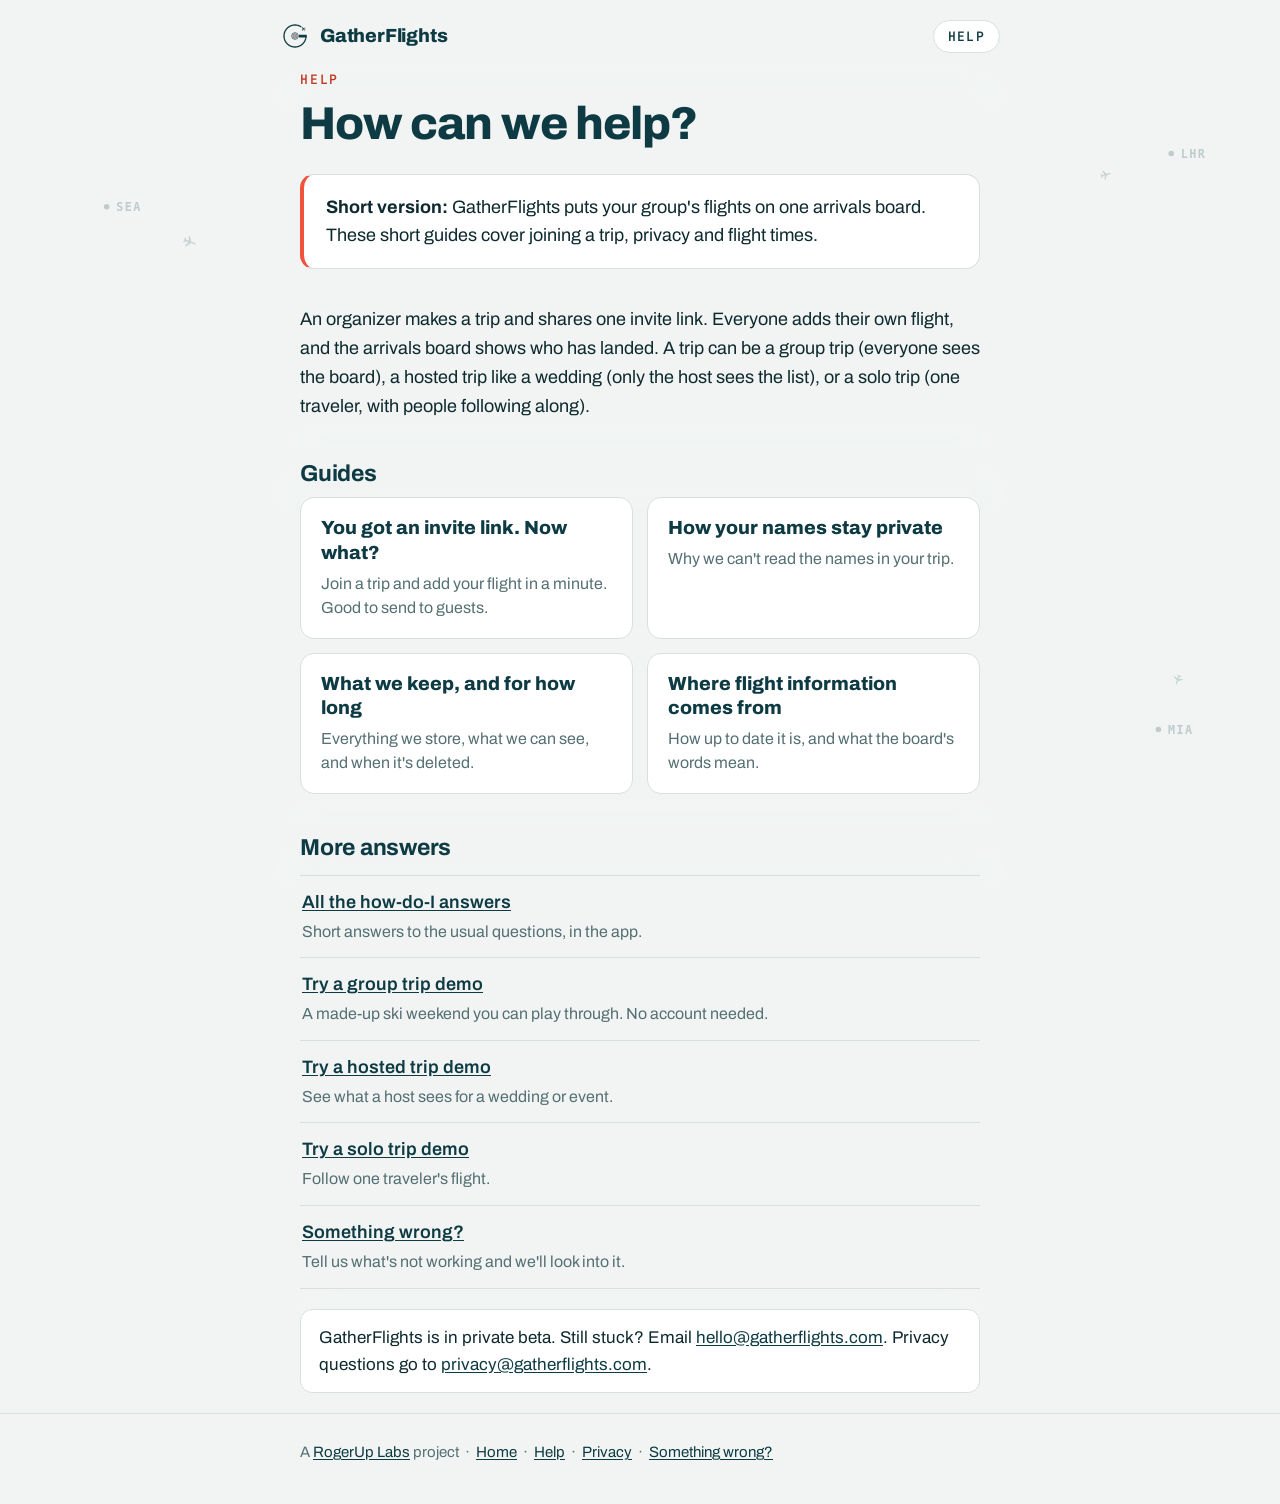
<file: help/index.html>
<!doctype html>
<html lang="en">
<head>
<meta charset="utf-8">
<meta http-equiv="Content-Security-Policy" content="default-src 'none'; style-src 'self' 'unsafe-inline'; img-src 'self' data:; font-src 'self'; form-action 'self' https://app.gatherflights.com; base-uri 'none'">
<meta name="viewport" content="width=device-width, initial-scale=1">
<title>Help · GatherFlights</title>
<meta name="description" content="Help with GatherFlights: joining a trip from an invite link, how names stay private, what we keep and for how long, and where flight information comes from.">
<link rel="canonical" href="https://gatherflights.com/help/">
<meta property="og:type" content="website">
<meta property="og:site_name" content="GatherFlights">
<meta property="og:title" content="GatherFlights help">
<meta property="og:description" content="Short, plain guides to joining a trip, privacy, and flight information.">
<meta property="og:url" content="https://gatherflights.com/help/">
<meta property="og:image" content="https://gatherflights.com/og-card.png">
<meta name="twitter:card" content="summary_large_image">
<link rel="icon" href="../favicon.ico" sizes="32x32">
<link rel="icon" href="../icon.svg?v=2" type="image/svg+xml">
<link rel="apple-touch-icon" href="../apple-touch-icon.png">
<link rel="stylesheet" href="help.css">
<link rel="stylesheet" href="../sky.css">
</head>
<body>
<div class="sky" aria-hidden="true"><picture><source srcset="../sky-dark.svg" media="(prefers-color-scheme: dark)"><img src="../sky.svg" alt=""></picture></div>
<header class="wrap top">
  <a class="brand" href="../"><img src="../icon.svg" alt="" width="30" height="30">GatherFlights</a>
  <a class="top-link" href="./" aria-current="page">Help</a>
</header>

<main class="wrap">
  <p class="eyebrow">Help</p>
  <h1>How can we help?</h1>

  <div class="summary">
    <p><b>Short version:</b> GatherFlights puts your group's flights on one arrivals board. These short guides cover joining a trip, privacy and flight times.</p>
  </div>

  <p>An organizer makes a trip and shares one invite link. Everyone adds their own flight, and the arrivals board shows who has landed. A trip can be a group trip (everyone sees the board), a hosted trip like a wedding (only the host sees the list), or a solo trip (one traveler, with people following along).</p>

  <h2>Guides</h2>
  <ul class="cards">
    <li><a class="card" href="invite-link.html"><span class="t">You got an invite link. Now what?</span><span class="d">Join a trip and add your flight in a minute. Good to send to guests.</span></a></li>
    <li><a class="card" href="names.html"><span class="t">How your names stay private</span><span class="d">Why we can't read the names in your trip.</span></a></li>
    <li><a class="card" href="what-we-keep.html"><span class="t">What we keep, and for how long</span><span class="d">Everything we store, what we can see, and when it's deleted.</span></a></li>
    <li><a class="card" href="flight-info.html"><span class="t">Where flight information comes from</span><span class="d">How up to date it is, and what the board's words mean.</span></a></li>
  </ul>

  <h2>More answers</h2>
  <ul class="links">
    <li><a href="https://app.gatherflights.com/help">All the how-do-I answers<span class="d">Short answers to the usual questions, in the app.</span></a></li>
    <li><a href="https://app.gatherflights.com/demo/group">Try a group trip demo<span class="d">A made-up ski weekend you can play through. No account needed.</span></a></li>
    <li><a href="https://app.gatherflights.com/demo/host">Try a hosted trip demo<span class="d">See what a host sees for a wedding or event.</span></a></li>
    <li><a href="https://app.gatherflights.com/demo/solo">Try a solo trip demo<span class="d">Follow one traveler's flight.</span></a></li>
    <li><a href="https://app.gatherflights.com/problem?from=site">Something wrong?<span class="d">Tell us what's not working and we'll look into it.</span></a></li>
  </ul>

  <div class="note">
    <p>GatherFlights is in private beta. Still stuck? Email <a href="mailto:hello@gatherflights.com">hello@gatherflights.com</a>. Privacy questions go to <a href="mailto:privacy@gatherflights.com">privacy@gatherflights.com</a>.</p>
  </div>
</main>

<footer>
  <div class="wrap">A <a href="https://rogeruplabs.com">RogerUp Labs</a> project <span class="sep" aria-hidden="true">·</span> <a href="../">Home</a> <span class="sep" aria-hidden="true">·</span> <a href="./" aria-current="page">Help</a> <span class="sep" aria-hidden="true">·</span> <a href="../privacy.html">Privacy</a> <span class="sep" aria-hidden="true">·</span> <a href="https://app.gatherflights.com/problem?from=site">Something wrong?</a></div>
</footer>
</body>
</html>
</file>
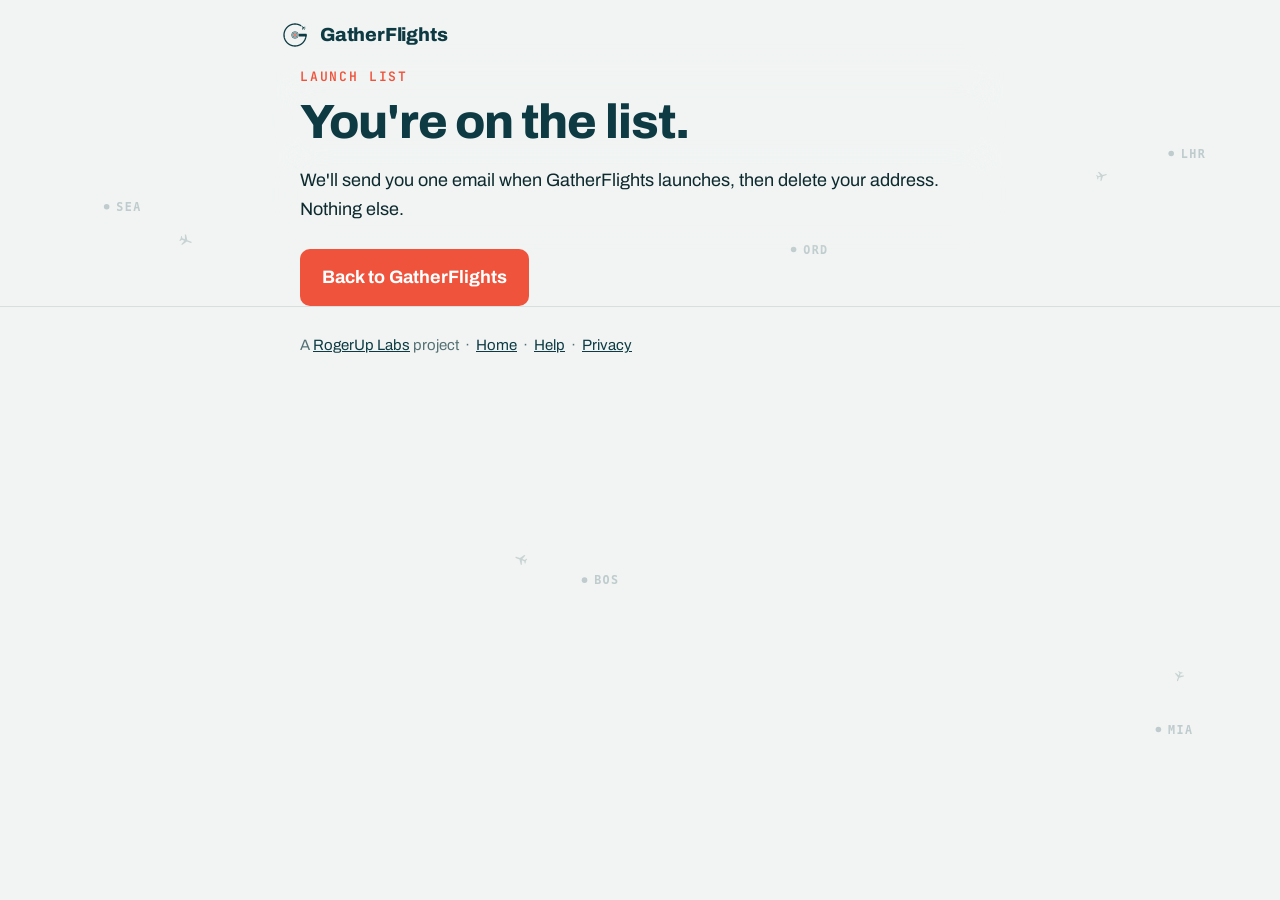
<file: list.html>
<!doctype html>
<html lang="en">
<head>
<meta charset="utf-8">
<meta http-equiv="Content-Security-Policy" content="default-src 'none'; style-src 'self' 'unsafe-inline'; img-src 'self' data:; font-src 'self'; form-action 'self' https://app.gatherflights.com; base-uri 'none'">
<meta name="viewport" content="width=device-width, initial-scale=1">
<title>GatherFlights launch list</title>
<meta name="robots" content="noindex">
<meta property="og:site_name" content="GatherFlights">
<meta property="og:type" content="website">
<meta property="og:url" content="https://gatherflights.com/list.html">
<meta property="og:title" content="GatherFlights launch list">
<meta property="og:description" content="Get one email when GatherFlights launches.">
<meta property="og:image" content="https://gatherflights.com/og-card.png">
<meta property="og:image:width" content="1200">
<meta property="og:image:height" content="630">
<meta property="og:image:alt" content="GatherFlights: Everyone's flights, one arrivals board.">
<meta name="twitter:card" content="summary_large_image">
<link rel="icon" href="favicon.ico" sizes="32x32">
<link rel="icon" href="icon.svg?v=2" type="image/svg+xml">
<link rel="apple-touch-icon" href="apple-touch-icon.png">
<style>
  @font-face { font-family: "Archivo"; src: url("fonts/archivo.woff2") format("woff2");
               font-weight: 100 900; font-style: normal; font-display: swap; }
  @font-face { font-family: "JetBrains Mono"; src: url("fonts/jetbrains-mono.woff2") format("woff2");
               font-weight: 100 800; font-style: normal; font-display: swap; }

  :root {
    --bg: #F1F4F3; --surface: #FFFFFF; --ink: #0E2A2F; --muted: #557074; --line: #D7E0DF;
    --brand: #0E3B43; --accent: #F0533C;
  }
  @media (prefers-color-scheme: dark) {
    :root { --bg: #0A2328; --surface: #0E3B43; --ink: #E8F1EF; --muted: #9DBDBA; --line: #1D525B; --brand: #CFE5E2; }
  }

  * { box-sizing: border-box; }
  html { -webkit-text-size-adjust: 100%; }
  body { margin: 0; background: var(--bg); color: var(--ink);
         font: 18px/1.6 "Archivo", system-ui, -apple-system, "Segoe UI", Roboto, sans-serif; }
  a { color: var(--brand); }
  .wrap { max-width: 720px; margin: 0 auto; padding: 0 20px; }
  .top { display: flex; align-items: center; justify-content: space-between; padding: 20px 0; }
  .brand { display: flex; align-items: center; gap: 10px; font-weight: 800; font-size: 19px;
           letter-spacing: -0.01em; color: var(--brand); text-decoration: none; }
  .brand img { width: 30px; height: 30px; }
  main { padding: 32px 0 56px; }
  .eyebrow { font: 600 13px/1 "JetBrains Mono", ui-monospace, monospace; letter-spacing: .14em;
             text-transform: uppercase; color: var(--accent); margin: 0 0 14px; }
  h1 { font-size: clamp(34px, 6vw, 48px); line-height: 1.05; letter-spacing: -0.02em; font-weight: 800;
       color: var(--brand); margin: 0 0 16px; }
  .updated { font: 13px/1.4 "JetBrains Mono", ui-monospace, monospace; color: var(--muted); margin: 0 0 32px; }
  .summary { background: var(--surface); border: 1px solid var(--line); border-radius: 14px; padding: 20px 24px; margin: 0 0 40px; }
  .summary p { margin: 0; }
  h2 { font-size: 23px; color: var(--brand); letter-spacing: -0.01em; margin: 36px 0 8px; }
  p, li { color: var(--ink); }
  ul { padding-left: 22px; }
  li { margin: 6px 0; }
  footer { border-top: 1px solid var(--line); color: var(--muted); font-size: 15px; padding: 26px 0 40px; }
  a:focus-visible { outline: 3px solid var(--brand); outline-offset: 3px; border-radius: 4px; }
  .msg { display: none; }
  .msg:target { display: block; }
  body:not(:has(.msg:target)) #added { display: block; }
  .btn { display: inline-block; margin-top: 8px; padding: 14px 22px; border-radius: 10px; background: var(--accent);
         color: #fff; font-weight: 700; text-decoration: none; }
</style>
<link rel="stylesheet" href="sky.css">
</head>
<body>
<div class="sky" aria-hidden="true"><picture><source srcset="sky-dark.svg" media="(prefers-color-scheme: dark)"><img src="sky.svg" alt=""></picture></div>
<header class="wrap top">
  <a class="brand" href="./"><img src="icon.svg" alt="" width="30" height="30">GatherFlights</a>
</header>

<main class="wrap">
  <section class="msg" id="added">
    <p class="eyebrow">Launch list</p>
    <h1>You're on the list.</h1>
    <p>We'll send you one email when GatherFlights launches, then delete your address. Nothing else.</p>
    <a class="btn" href="./">Back to GatherFlights</a>
  </section>
  <section class="msg" id="not-added">
    <p class="eyebrow">Launch list</p>
    <h1>That didn't go through.</h1>
    <p>Check the email address and try again. Or write to <a href="mailto:hello@gatherflights.com?subject=Tell%20me%20when%20GatherFlights%20launches">hello@gatherflights.com</a> and we'll add you.</p>
    <a class="btn" href="./#notify">Try again</a>
  </section>
  <section class="msg" id="busy">
    <p class="eyebrow">Launch list</p>
    <h1>Lots of sign-ups right now.</h1>
    <p>Please try again a little later, or write to <a href="mailto:hello@gatherflights.com?subject=Tell%20me%20when%20GatherFlights%20launches">hello@gatherflights.com</a> and we'll add you.</p>
    <a class="btn" href="./">Back to GatherFlights</a>
  </section>
</main>

<footer>
  <div class="wrap">A <a href="https://rogeruplabs.com">RogerUp Labs</a> project &nbsp;·&nbsp; <a href="./">Home</a> &nbsp;·&nbsp; <a href="help/">Help</a> &nbsp;·&nbsp; <a href="privacy.html">Privacy</a></div>
</footer>
</body>
</html>
</file>
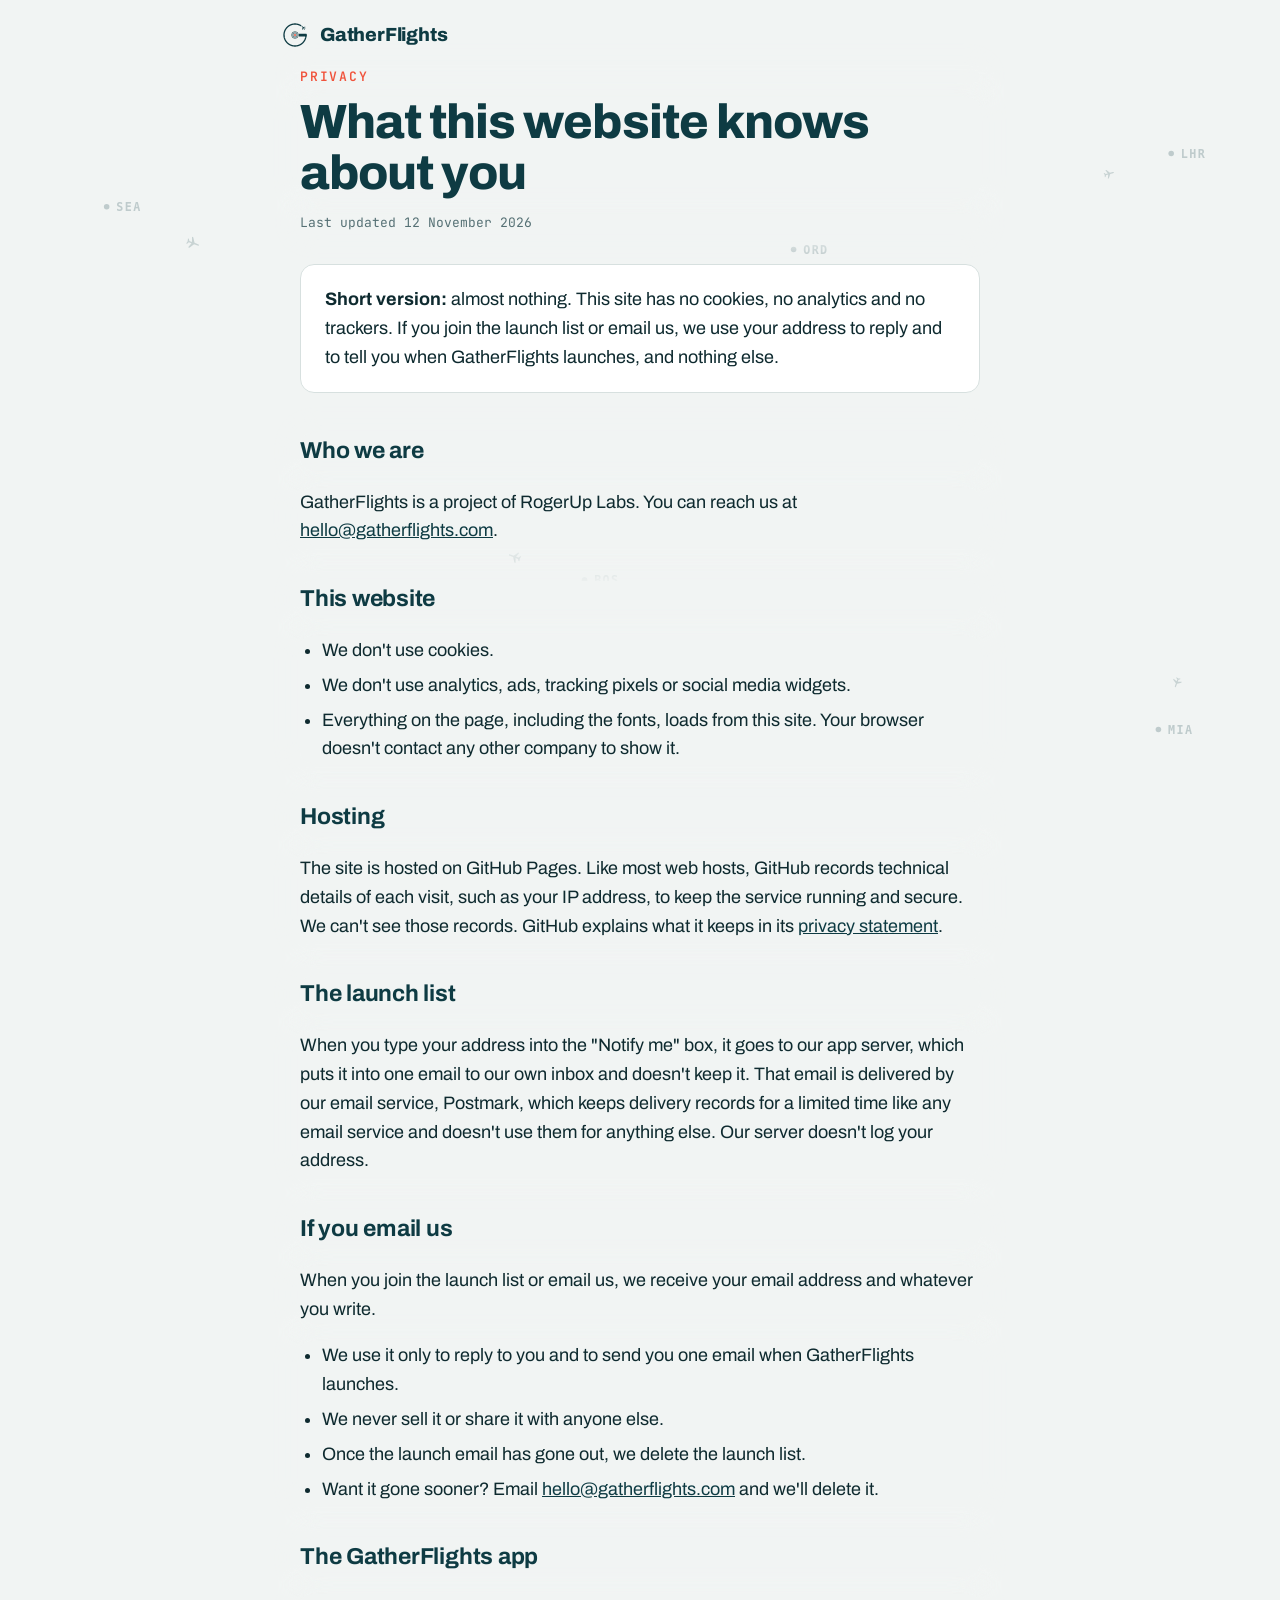
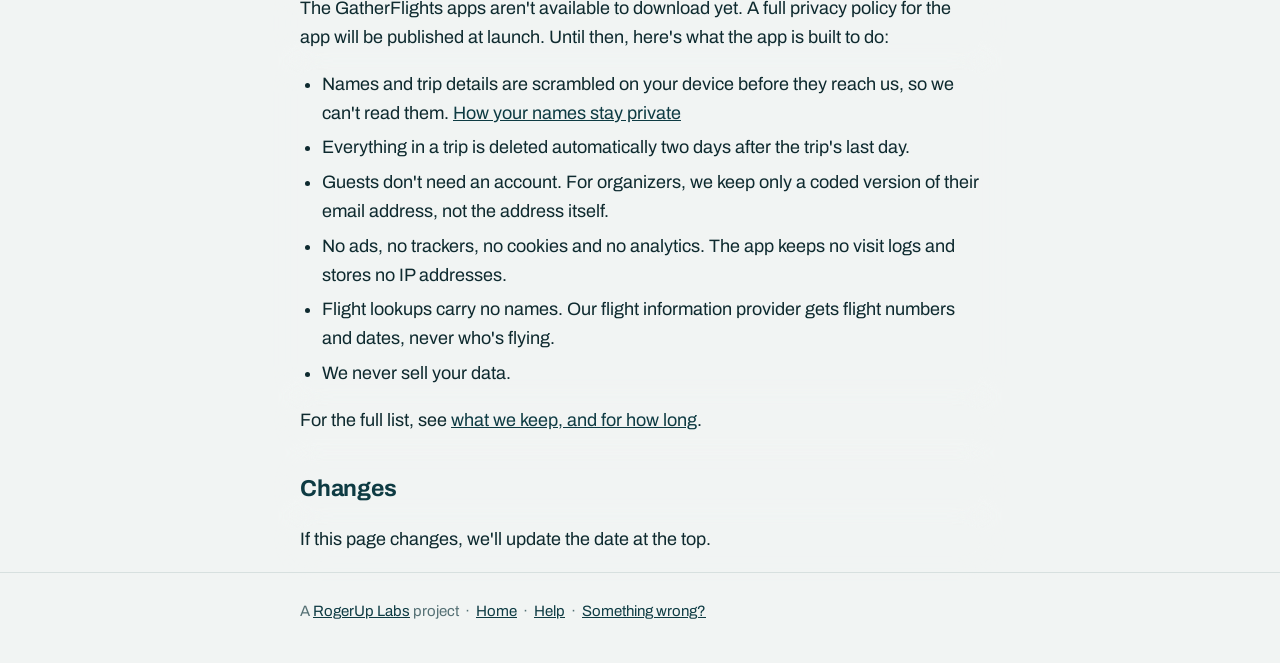
<file: privacy.html>
<!doctype html>
<html lang="en">
<head>
<meta charset="utf-8">
<meta http-equiv="Content-Security-Policy" content="default-src 'none'; style-src 'self' 'unsafe-inline'; img-src 'self' data:; font-src 'self'; form-action 'self' https://app.gatherflights.com; base-uri 'none'">
<meta name="viewport" content="width=device-width, initial-scale=1">
<title>Privacy · GatherFlights</title>
<meta name="description" content="What the GatherFlights website collects, in plain language. Short version: almost nothing.">
<link rel="canonical" href="https://gatherflights.com/privacy.html">
<meta property="og:site_name" content="GatherFlights">
<meta property="og:type" content="website">
<meta property="og:url" content="https://gatherflights.com/privacy.html">
<meta property="og:title" content="Privacy · GatherFlights">
<meta property="og:description" content="What the GatherFlights website collects, in plain language. Short version: almost nothing.">
<meta property="og:image" content="https://gatherflights.com/og-card.png">
<meta property="og:image:width" content="1200">
<meta property="og:image:height" content="630">
<meta property="og:image:alt" content="GatherFlights: Everyone's flights, one arrivals board.">
<meta name="twitter:card" content="summary_large_image">
<link rel="icon" href="favicon.ico" sizes="32x32">
<link rel="icon" href="icon.svg?v=2" type="image/svg+xml">
<link rel="apple-touch-icon" href="apple-touch-icon.png">
<style>
  @font-face { font-family: "Archivo"; src: url("fonts/archivo.woff2") format("woff2");
               font-weight: 100 900; font-style: normal; font-display: swap; }
  @font-face { font-family: "JetBrains Mono"; src: url("fonts/jetbrains-mono.woff2") format("woff2");
               font-weight: 100 800; font-style: normal; font-display: swap; }

  :root {
    --bg: #F1F4F3; --surface: #FFFFFF; --ink: #0E2A2F; --muted: #557074; --line: #D7E0DF;
    --brand: #0E3B43; --accent: #F0533C;
  }
  @media (prefers-color-scheme: dark) {
    :root { --bg: #0A2328; --surface: #0E3B43; --ink: #E8F1EF; --muted: #9DBDBA; --line: #1D525B; --brand: #CFE5E2; }
  }

  * { box-sizing: border-box; }
  html { -webkit-text-size-adjust: 100%; }
  body { margin: 0; background: var(--bg); color: var(--ink);
         font: 18px/1.6 "Archivo", system-ui, -apple-system, "Segoe UI", Roboto, sans-serif; }
  a { color: var(--brand); }
  .wrap { max-width: 720px; margin: 0 auto; padding: 0 20px; }
  .top { display: flex; align-items: center; justify-content: space-between; padding: 20px 0; }
  .brand { display: flex; align-items: center; gap: 10px; font-weight: 800; font-size: 19px;
           letter-spacing: -0.01em; color: var(--brand); text-decoration: none; }
  .brand img { width: 30px; height: 30px; }
  main { padding: 32px 0 56px; }
  .eyebrow { font: 600 13px/1 "JetBrains Mono", ui-monospace, monospace; letter-spacing: .14em;
             text-transform: uppercase; color: var(--accent); margin: 0 0 14px; }
  h1 { font-size: clamp(34px, 6vw, 48px); line-height: 1.05; letter-spacing: -0.02em; font-weight: 800;
       color: var(--brand); margin: 0 0 16px; }
  .updated { font: 13px/1.4 "JetBrains Mono", ui-monospace, monospace; color: var(--muted); margin: 0 0 32px; }
  .summary { background: var(--surface); border: 1px solid var(--line); border-radius: 14px; padding: 20px 24px; margin: 0 0 40px; }
  .summary p { margin: 0; }
  h2 { font-size: 23px; color: var(--brand); letter-spacing: -0.01em; margin: 36px 0 8px; }
  p, li { color: var(--ink); }
  ul { padding-left: 22px; }
  li { margin: 6px 0; }
  footer { border-top: 1px solid var(--line); color: var(--muted); font-size: 15px; padding: 26px 0 40px; }
  a:focus-visible { outline: 3px solid var(--brand); outline-offset: 3px; border-radius: 4px; }
</style>
<link rel="stylesheet" href="sky.css">
</head>
<body>
<div class="sky" aria-hidden="true"><picture><source srcset="sky-dark.svg" media="(prefers-color-scheme: dark)"><img src="sky.svg" alt=""></picture></div>
<header class="wrap top">
  <a class="brand" href="./"><img src="icon.svg" alt="" width="30" height="30">GatherFlights</a>
</header>

<main class="wrap">
  <p class="eyebrow">Privacy</p>
  <h1>What this website knows about you</h1>
  <p class="updated">Last updated 12 November 2026</p>

  <div class="summary">
    <p><b>Short version:</b> almost nothing. This site has no cookies, no analytics and no trackers. If you join the launch list or email us, we use your address to reply and to tell you when GatherFlights launches, and nothing else.</p>
  </div>

  <h2>Who we are</h2>
  <p>GatherFlights is a project of RogerUp Labs. You can reach us at <a href="mailto:hello@gatherflights.com">hello@gatherflights.com</a>.</p>

  <h2>This website</h2>
  <ul>
    <li>We don't use cookies.</li>
    <li>We don't use analytics, ads, tracking pixels or social media widgets.</li>
    <li>Everything on the page, including the fonts, loads from this site. Your browser doesn't contact any other company to show it.</li>
  </ul>

  <h2>Hosting</h2>
  <p>The site is hosted on GitHub Pages. Like most web hosts, GitHub records technical details of each visit, such as your IP address, to keep the service running and secure. We can't see those records. GitHub explains what it keeps in its <a href="https://docs.github.com/en/site-policy/privacy-policies/github-general-privacy-statement">privacy statement</a>.</p>

  <h2>The launch list</h2>
  <p>When you type your address into the "Notify me" box, it goes to our app server, which puts it into one email to our own inbox and doesn't keep it. That email is delivered by our email service, Postmark, which keeps delivery records for a limited time like any email service and doesn't use them for anything else. Our server doesn't log your address.</p>

  <h2>If you email us</h2>
  <p>When you join the launch list or email us, we receive your email address and whatever you write.</p>
  <ul>
    <li>We use it only to reply to you and to send you one email when GatherFlights launches.</li>
    <li>We never sell it or share it with anyone else.</li>
    <li>Once the launch email has gone out, we delete the launch list.</li>
    <li>Want it gone sooner? Email <a href="mailto:hello@gatherflights.com">hello@gatherflights.com</a> and we'll delete it.</li>
  </ul>

  <h2>The GatherFlights app</h2>
  <p>The GatherFlights apps aren't available to download yet. A full privacy policy for the app will be published at launch. Until then, here's what the app is built to do:</p>
  <ul>
    <li>Names and trip details are scrambled on your device before they reach us, so we can't read them. <a href="help/names.html">How your names stay private</a></li>
    <li>Everything in a trip is deleted automatically two days after the trip's last day.</li>
    <li>Guests don't need an account. For organizers, we keep only a coded version of their email address, not the address itself.</li>
    <li>No ads, no trackers, no cookies and no analytics. The app keeps no visit logs and stores no IP addresses.</li>
    <li>Flight lookups carry no names. Our flight information provider gets flight numbers and dates, never who's flying.</li>
    <li>We never sell your data.</li>
  </ul>
  <p>For the full list, see <a href="help/what-we-keep.html">what we keep, and for how long</a>.</p>

  <h2>Changes</h2>
  <p>If this page changes, we'll update the date at the top.</p>
</main>

<footer>
  <div class="wrap">A <a href="https://rogeruplabs.com">RogerUp Labs</a> project &nbsp;·&nbsp; <a href="./">Home</a> &nbsp;·&nbsp; <a href="help/">Help</a> &nbsp;·&nbsp; <a href="https://app.gatherflights.com/problem?from=site">Something wrong?</a></div>
</footer>
</body>
</html>
</file>
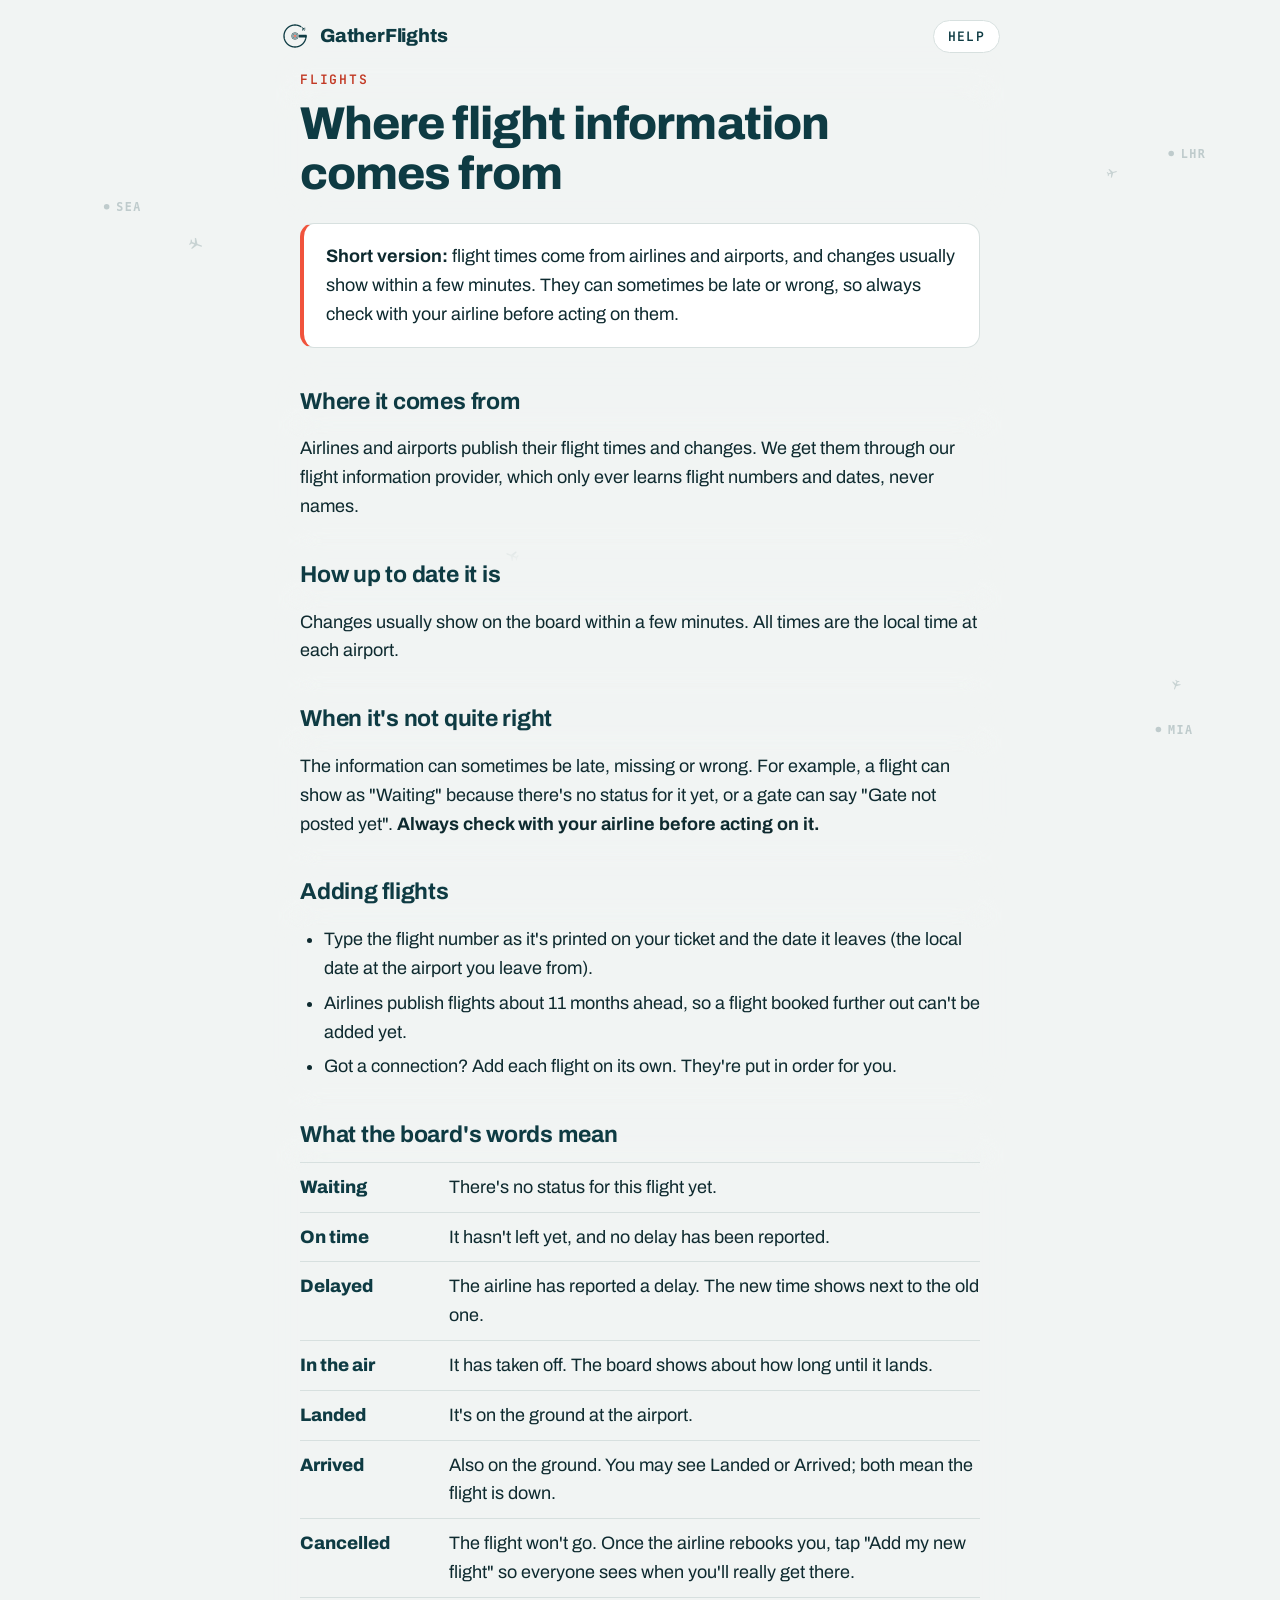
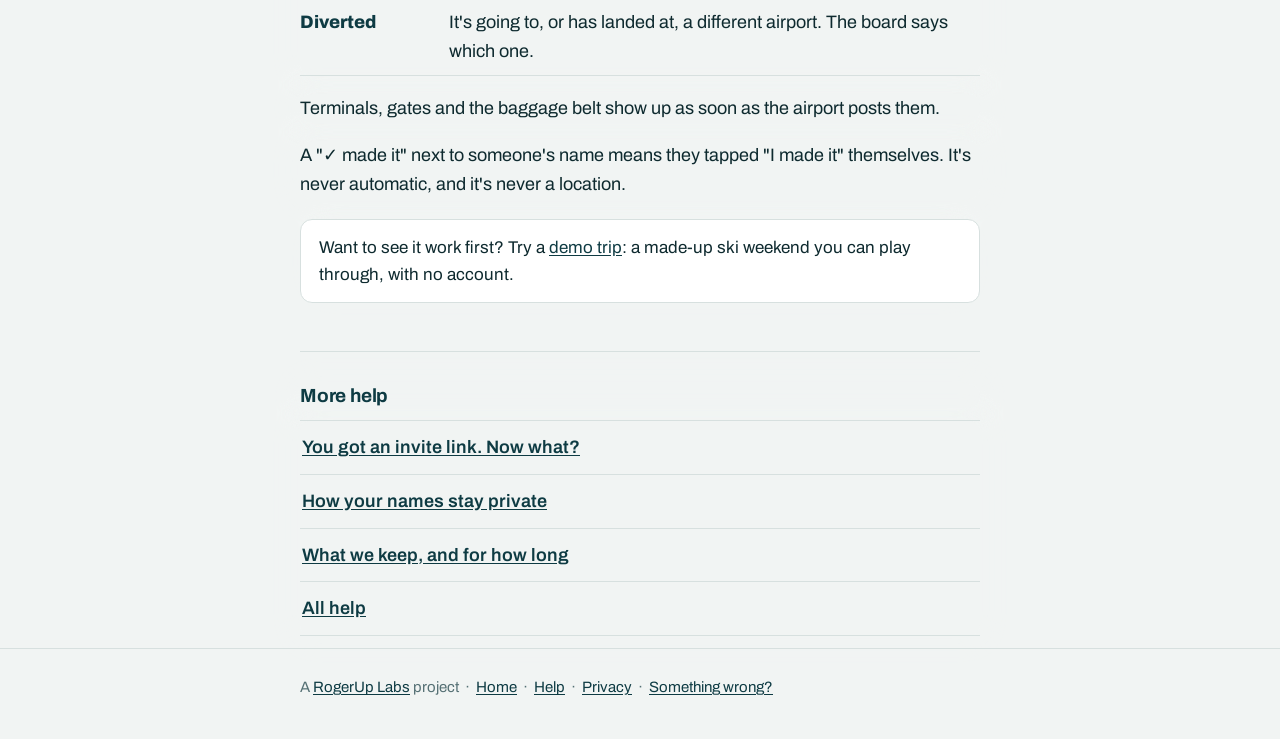
<file: help/flight-info.html>
<!doctype html>
<html lang="en">
<head>
<meta charset="utf-8">
<meta http-equiv="Content-Security-Policy" content="default-src 'none'; style-src 'self' 'unsafe-inline'; img-src 'self' data:; font-src 'self'; form-action 'self' https://app.gatherflights.com; base-uri 'none'">
<meta name="viewport" content="width=device-width, initial-scale=1">
<title>Where flight information comes from · GatherFlights</title>
<meta name="description" content="Where GatherFlights gets its flight times, how up to date they are, and what each word on the arrivals board means.">
<link rel="canonical" href="https://gatherflights.com/help/flight-info.html">
<meta property="og:type" content="article">
<meta property="og:site_name" content="GatherFlights">
<meta property="og:title" content="Where flight information comes from">
<meta property="og:description" content="How up to date the arrivals board is, and what On time, In the air, Landed and the other words mean.">
<meta property="og:url" content="https://gatherflights.com/help/flight-info.html">
<meta property="og:image" content="https://gatherflights.com/og-card.png">
<meta name="twitter:card" content="summary_large_image">
<link rel="icon" href="../favicon.ico" sizes="32x32">
<link rel="icon" href="../icon.svg?v=2" type="image/svg+xml">
<link rel="apple-touch-icon" href="../apple-touch-icon.png">
<link rel="stylesheet" href="help.css">
<link rel="stylesheet" href="../sky.css">
</head>
<body>
<div class="sky" aria-hidden="true"><picture><source srcset="../sky-dark.svg" media="(prefers-color-scheme: dark)"><img src="../sky.svg" alt=""></picture></div>
<header class="wrap top">
  <a class="brand" href="../"><img src="../icon.svg" alt="" width="30" height="30">GatherFlights</a>
  <a class="top-link" href="./">Help</a>
</header>

<main class="wrap">
  <p class="eyebrow">Flights</p>
  <h1>Where flight information comes from</h1>

  <div class="summary">
    <p><b>Short version:</b> flight times come from airlines and airports, and changes usually show within a few minutes. They can sometimes be late or wrong, so always check with your airline before acting on them.</p>
  </div>

  <h2>Where it comes from</h2>
  <p>Airlines and airports publish their flight times and changes. We get them through our flight information provider, which only ever learns flight numbers and dates, never names.</p>

  <h2>How up to date it is</h2>
  <p>Changes usually show on the board within a few minutes. All times are the local time at each airport.</p>

  <h2>When it's not quite right</h2>
  <p>The information can sometimes be late, missing or wrong. For example, a flight can show as "Waiting" because there's no status for it yet, or a gate can say "Gate not posted yet". <b>Always check with your airline before acting on it.</b></p>

  <h2>Adding flights</h2>
  <ul>
    <li>Type the flight number as it's printed on your ticket and the date it leaves (the local date at the airport you leave from).</li>
    <li>Airlines publish flights about 11 months ahead, so a flight booked further out can't be added yet.</li>
    <li>Got a connection? Add each flight on its own. They're put in order for you.</li>
  </ul>

  <h2>What the board's words mean</h2>
  <ul class="status">
    <li><span class="w">Waiting</span><span>There's no status for this flight yet.</span></li>
    <li><span class="w">On time</span><span>It hasn't left yet, and no delay has been reported.</span></li>
    <li><span class="w">Delayed</span><span>The airline has reported a delay. The new time shows next to the old one.</span></li>
    <li><span class="w">In the air</span><span>It has taken off. The board shows about how long until it lands.</span></li>
    <li><span class="w">Landed</span><span>It's on the ground at the airport.</span></li>
    <li><span class="w">Arrived</span><span>Also on the ground. You may see Landed or Arrived; both mean the flight is down.</span></li>
    <li><span class="w">Cancelled</span><span>The flight won't go. Once the airline rebooks you, tap "Add my new flight" so everyone sees when you'll really get there.</span></li>
    <li><span class="w">Diverted</span><span>It's going to, or has landed at, a different airport. The board says which one.</span></li>
  </ul>
  <p>Terminals, gates and the baggage belt show up as soon as the airport posts them.</p>
  <p>A "✓ made it" next to someone's name means they tapped "I made it" themselves. It's never automatic, and it's never a location.</p>

  <div class="note">
    <p>Want to see it work first? Try a <a href="https://app.gatherflights.com/demo/group">demo trip</a>: a made-up ski weekend you can play through, with no account.</p>
  </div>

  <nav class="more" aria-labelledby="more-help">
    <h2 id="more-help">More help</h2>
    <ul class="links">
      <li><a href="invite-link.html">You got an invite link. Now what?</a></li>
      <li><a href="names.html">How your names stay private</a></li>
      <li><a href="what-we-keep.html">What we keep, and for how long</a></li>
      <li><a href="./">All help</a></li>
    </ul>
  </nav>
</main>

<footer>
  <div class="wrap">A <a href="https://rogeruplabs.com">RogerUp Labs</a> project <span class="sep" aria-hidden="true">·</span> <a href="../">Home</a> <span class="sep" aria-hidden="true">·</span> <a href="./">Help</a> <span class="sep" aria-hidden="true">·</span> <a href="../privacy.html">Privacy</a> <span class="sep" aria-hidden="true">·</span> <a href="https://app.gatherflights.com/problem?from=site">Something wrong?</a></div>
</footer>
</body>
</html>
</file>
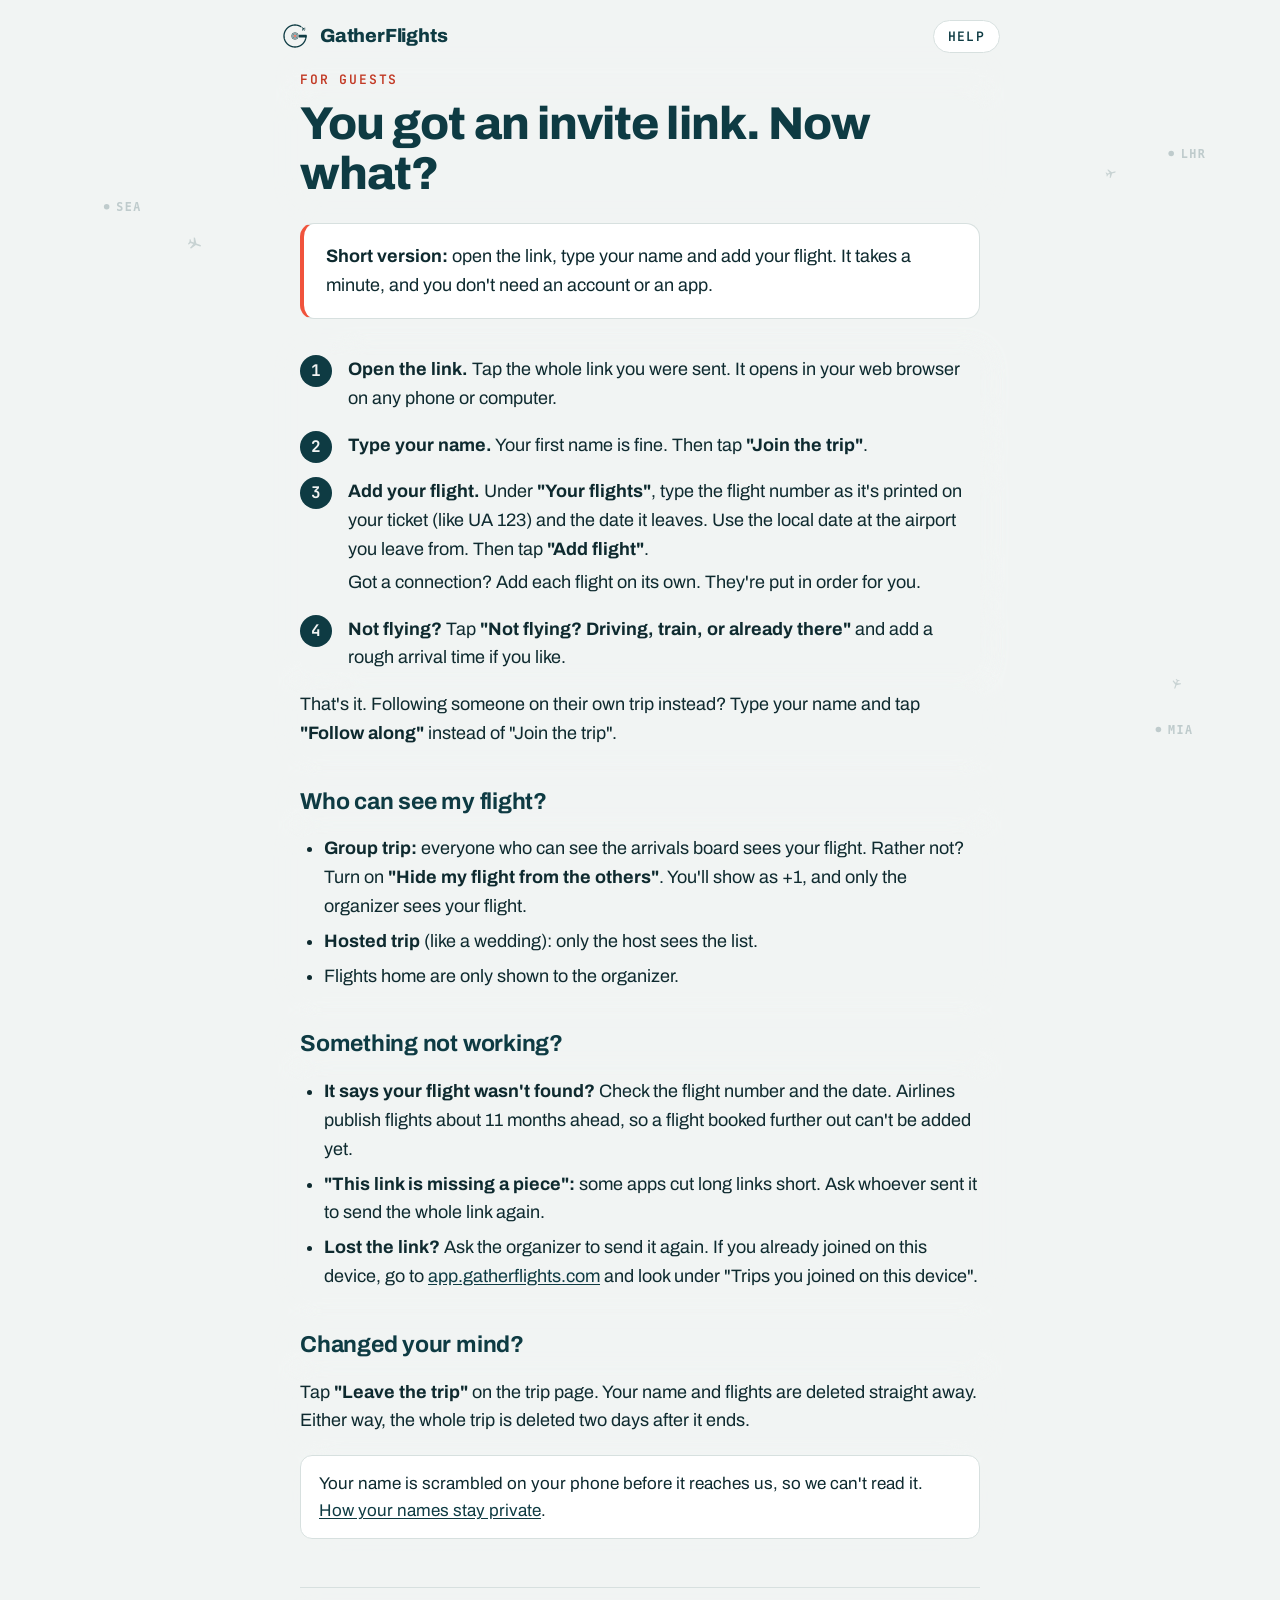
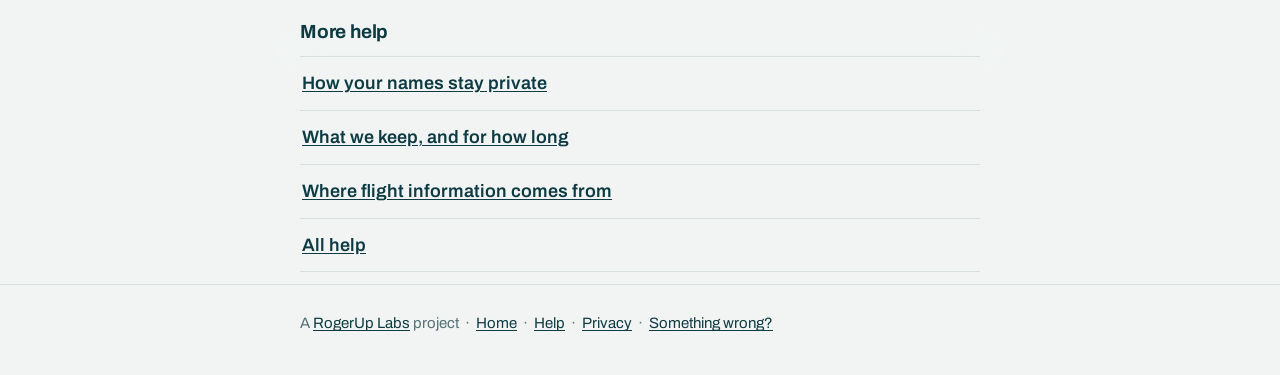
<file: help/invite-link.html>
<!doctype html>
<html lang="en">
<head>
<meta charset="utf-8">
<meta http-equiv="Content-Security-Policy" content="default-src 'none'; style-src 'self' 'unsafe-inline'; img-src 'self' data:; font-src 'self'; form-action 'self' https://app.gatherflights.com; base-uri 'none'">
<meta name="viewport" content="width=device-width, initial-scale=1">
<title>You got an invite link · GatherFlights</title>
<meta name="description" content="Got a GatherFlights invite link? Open it, type your name and add your flight. No account or app needed.">
<link rel="canonical" href="https://gatherflights.com/help/invite-link.html">
<meta property="og:type" content="article">
<meta property="og:site_name" content="GatherFlights">
<meta property="og:title" content="You got an invite link. Now what?">
<meta property="og:description" content="Open the link, type your name, add your flight. No account or app needed.">
<meta property="og:url" content="https://gatherflights.com/help/invite-link.html">
<meta property="og:image" content="https://gatherflights.com/og-card.png">
<meta name="twitter:card" content="summary_large_image">
<link rel="icon" href="../favicon.ico" sizes="32x32">
<link rel="icon" href="../icon.svg?v=2" type="image/svg+xml">
<link rel="apple-touch-icon" href="../apple-touch-icon.png">
<link rel="stylesheet" href="help.css">
<link rel="stylesheet" href="../sky.css">
</head>
<body>
<div class="sky" aria-hidden="true"><picture><source srcset="../sky-dark.svg" media="(prefers-color-scheme: dark)"><img src="../sky.svg" alt=""></picture></div>
<header class="wrap top">
  <a class="brand" href="../"><img src="../icon.svg" alt="" width="30" height="30">GatherFlights</a>
  <a class="top-link" href="./">Help</a>
</header>

<main class="wrap">
  <p class="eyebrow">For guests</p>
  <h1>You got an invite link. Now what?</h1>

  <div class="summary">
    <p><b>Short version:</b> open the link, type your name and add your flight. It takes a minute, and you don't need an account or an app.</p>
  </div>

  <ol class="steps">
    <li>
      <p><b>Open the link.</b> Tap the whole link you were sent. It opens in your web browser on any phone or computer.</p>
    </li>
    <li>
      <p><b>Type your name.</b> Your first name is fine. Then tap <span class="btn-name">"Join the trip"</span>.</p>
    </li>
    <li>
      <p><b>Add your flight.</b> Under <span class="btn-name">"Your flights"</span>, type the flight number as it's printed on your ticket (like UA 123) and the date it leaves. Use the local date at the airport you leave from. Then tap <span class="btn-name">"Add flight"</span>.</p>
      <p>Got a connection? Add each flight on its own. They're put in order for you.</p>
    </li>
    <li>
      <p><b>Not flying?</b> Tap <span class="btn-name">"Not flying? Driving, train, or already there"</span> and add a rough arrival time if you like.</p>
    </li>
  </ol>
  <p>That's it. Following someone on their own trip instead? Type your name and tap <span class="btn-name">"Follow along"</span> instead of "Join the trip".</p>

  <h2>Who can see my flight?</h2>
  <ul>
    <li><b>Group trip:</b> everyone who can see the arrivals board sees your flight. Rather not? Turn on <span class="btn-name">"Hide my flight from the others"</span>. You'll show as +1, and only the organizer sees your flight.</li>
    <li><b>Hosted trip</b> (like a wedding): only the host sees the list.</li>
    <li>Flights home are only shown to the organizer.</li>
  </ul>

  <h2>Something not working?</h2>
  <ul>
    <li><b>It says your flight wasn't found?</b> Check the flight number and the date. Airlines publish flights about 11 months ahead, so a flight booked further out can't be added yet.</li>
    <li><b>"This link is missing a piece":</b> some apps cut long links short. Ask whoever sent it to send the whole link again.</li>
    <li><b>Lost the link?</b> Ask the organizer to send it again. If you already joined on this device, go to <a href="https://app.gatherflights.com/">app.gatherflights.com</a> and look under "Trips you joined on this device".</li>
  </ul>

  <h2>Changed your mind?</h2>
  <p>Tap <span class="btn-name">"Leave the trip"</span> on the trip page. Your name and flights are deleted straight away. Either way, the whole trip is deleted two days after it ends.</p>

  <div class="note">
    <p>Your name is scrambled on your phone before it reaches us, so we can't read it. <a href="names.html">How your names stay private</a>.</p>
  </div>

  <nav class="more" aria-labelledby="more-help">
    <h2 id="more-help">More help</h2>
    <ul class="links">
      <li><a href="names.html">How your names stay private</a></li>
      <li><a href="what-we-keep.html">What we keep, and for how long</a></li>
      <li><a href="flight-info.html">Where flight information comes from</a></li>
      <li><a href="./">All help</a></li>
    </ul>
  </nav>
</main>

<footer>
  <div class="wrap">A <a href="https://rogeruplabs.com">RogerUp Labs</a> project <span class="sep" aria-hidden="true">·</span> <a href="../">Home</a> <span class="sep" aria-hidden="true">·</span> <a href="./">Help</a> <span class="sep" aria-hidden="true">·</span> <a href="../privacy.html">Privacy</a> <span class="sep" aria-hidden="true">·</span> <a href="https://app.gatherflights.com/problem?from=site">Something wrong?</a></div>
</footer>
</body>
</html>
</file>
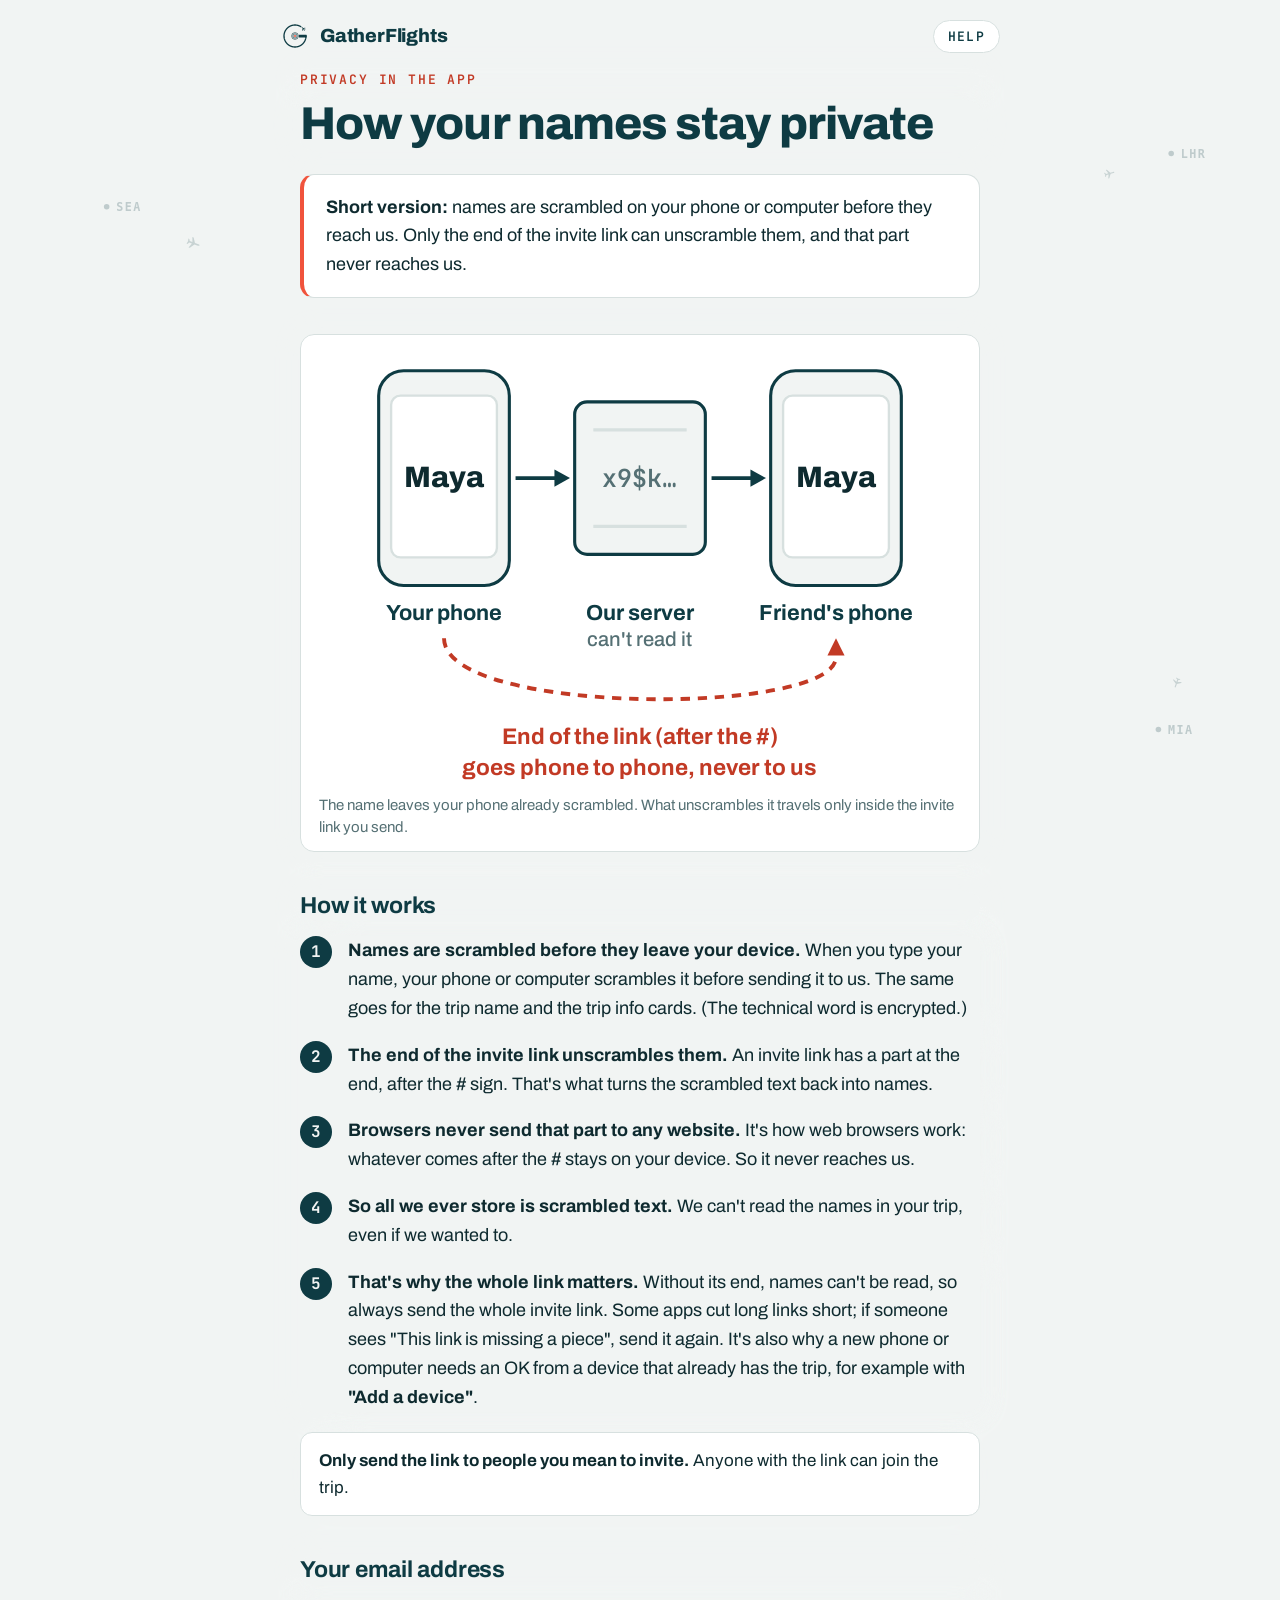
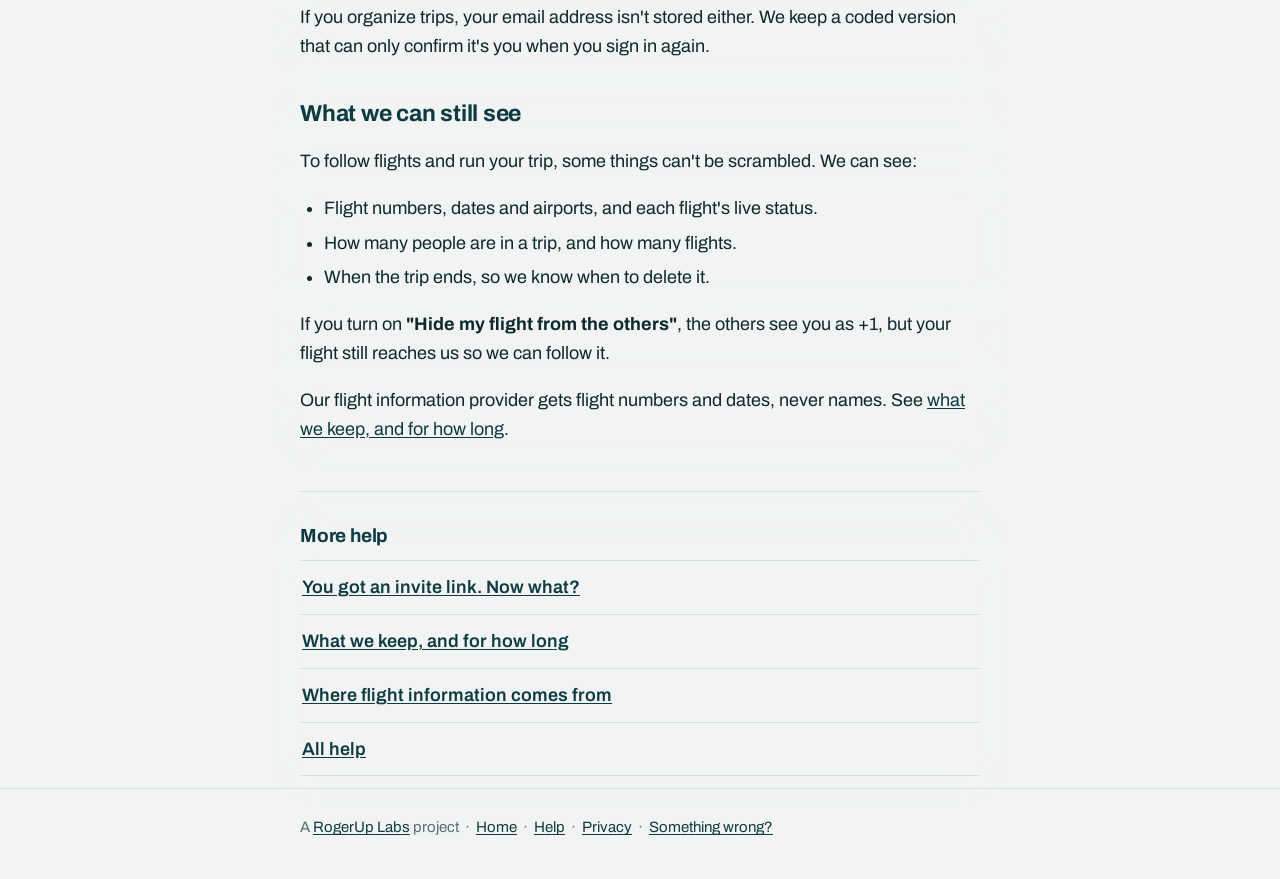
<file: help/names.html>
<!doctype html>
<html lang="en">
<head>
<meta charset="utf-8">
<meta http-equiv="Content-Security-Policy" content="default-src 'none'; style-src 'self' 'unsafe-inline'; img-src 'self' data:; font-src 'self'; form-action 'self' https://app.gatherflights.com; base-uri 'none'">
<meta name="viewport" content="width=device-width, initial-scale=1">
<title>How your names stay private · GatherFlights</title>
<meta name="description" content="Why GatherFlights can't read the names in your trip: they're scrambled on your phone before they're sent, and only the end of the invite link can unscramble them.">
<link rel="canonical" href="https://gatherflights.com/help/names.html">
<meta property="og:type" content="article">
<meta property="og:site_name" content="GatherFlights">
<meta property="og:title" content="How your names stay private">
<meta property="og:description" content="Names are scrambled on your phone before they reach us. Only the end of the invite link can unscramble them, and it never reaches us.">
<meta property="og:url" content="https://gatherflights.com/help/names.html">
<meta property="og:image" content="https://gatherflights.com/og-card.png">
<meta name="twitter:card" content="summary_large_image">
<link rel="icon" href="../favicon.ico" sizes="32x32">
<link rel="icon" href="../icon.svg?v=2" type="image/svg+xml">
<link rel="apple-touch-icon" href="../apple-touch-icon.png">
<link rel="stylesheet" href="help.css">
<link rel="stylesheet" href="../sky.css">
</head>
<body>
<div class="sky" aria-hidden="true"><picture><source srcset="../sky-dark.svg" media="(prefers-color-scheme: dark)"><img src="../sky.svg" alt=""></picture></div>
<header class="wrap top">
  <a class="brand" href="../"><img src="../icon.svg" alt="" width="30" height="30">GatherFlights</a>
  <a class="top-link" href="./">Help</a>
</header>

<main class="wrap">
  <p class="eyebrow">Privacy in the app</p>
  <h1>How your names stay private</h1>

  <div class="summary">
    <p><b>Short version:</b> names are scrambled on your phone or computer before they reach us. Only the end of the invite link can unscramble them, and that part never reaches us.</p>
  </div>

  <figure class="diagram">
    <svg viewBox="0 0 360 282" role="img" aria-label="Diagram. Your phone shows the name Maya. It sends only scrambled text, like x9$k, to our server, which can't read it. The server passes the scrambled text to a friend's phone, which shows Maya again. The end of the invite link goes straight from your phone to your friend's phone and never passes through our server." xmlns="http://www.w3.org/2000/svg">
      <!-- Your phone -->
      <rect class="dg-box" x="12" y="14" width="84" height="138" rx="16"/>
      <rect class="dg-screen" x="20" y="30" width="68" height="104" rx="6"/>
      <text class="dg-name" x="54" y="89" text-anchor="middle">Maya</text>
      <text class="dg-label" x="54" y="174" text-anchor="middle">Your phone</text>

      <!-- Our server -->
      <rect class="dg-box" x="138" y="34" width="84" height="98" rx="8"/>
      <line class="dg-rack" x1="150" y1="52" x2="210" y2="52"/>
      <line class="dg-rack" x1="150" y1="114" x2="210" y2="114"/>
      <text class="dg-junk" x="180" y="89" text-anchor="middle">x9$k…</text>
      <text class="dg-label" x="180" y="174" text-anchor="middle">Our server</text>
      <text class="dg-small" x="180" y="191" text-anchor="middle">can't read it</text>

      <!-- Friend's phone -->
      <rect class="dg-box" x="264" y="14" width="84" height="138" rx="16"/>
      <rect class="dg-screen" x="272" y="30" width="68" height="104" rx="6"/>
      <text class="dg-name" x="306" y="89" text-anchor="middle">Maya</text>
      <text class="dg-label" x="306" y="174" text-anchor="middle">Friend's phone</text>

      <!-- Scrambled text arrows -->
      <line class="dg-arrow" x1="100" y1="83" x2="127" y2="83"/>
      <path class="dg-head" d="M135 83 L125 77.5 L125 88.5 Z"/>
      <line class="dg-arrow" x1="226" y1="83" x2="253" y2="83"/>
      <path class="dg-head" d="M261 83 L251 77.5 L251 88.5 Z"/>

      <!-- The link's ending goes phone to phone, around the server -->
      <path class="dg-link" d="M54 186 C54 236 306 236 306 198"/>
      <path class="dg-link-head" d="M306 186 L300.5 197 L311.5 197 Z"/>
      <text class="dg-link-text" x="180" y="254" text-anchor="middle">End of the link (after the #)</text>
      <text class="dg-link-text" x="180" y="274" text-anchor="middle">goes phone to phone, never to us</text>
    </svg>
    <figcaption>The name leaves your phone already scrambled. What unscrambles it travels only inside the invite link you send.</figcaption>
  </figure>

  <h2>How it works</h2>
  <ol class="steps">
    <li><p><b>Names are scrambled before they leave your device.</b> When you type your name, your phone or computer scrambles it before sending it to us. The same goes for the trip name and the trip info cards. (The technical word is encrypted.)</p></li>
    <li><p><b>The end of the invite link unscrambles them.</b> An invite link has a part at the end, after the # sign. That's what turns the scrambled text back into names.</p></li>
    <li><p><b>Browsers never send that part to any website.</b> It's how web browsers work: whatever comes after the # stays on your device. So it never reaches us.</p></li>
    <li><p><b>So all we ever store is scrambled text.</b> We can't read the names in your trip, even if we wanted to.</p></li>
    <li><p><b>That's why the whole link matters.</b> Without its end, names can't be read, so always send the whole invite link. Some apps cut long links short; if someone sees "This link is missing a piece", send it again. It's also why a new phone or computer needs an OK from a device that already has the trip, for example with <span class="btn-name">"Add a device"</span>.</p></li>
  </ol>

  <div class="note">
    <p><b>Only send the link to people you mean to invite.</b> Anyone with the link can join the trip.</p>
  </div>

  <h2>Your email address</h2>
  <p>If you organize trips, your email address isn't stored either. We keep a coded version that can only confirm it's you when you sign in again.</p>

  <h2>What we can still see</h2>
  <p>To follow flights and run your trip, some things can't be scrambled. We can see:</p>
  <ul>
    <li>Flight numbers, dates and airports, and each flight's live status.</li>
    <li>How many people are in a trip, and how many flights.</li>
    <li>When the trip ends, so we know when to delete it.</li>
  </ul>
  <p>If you turn on <span class="btn-name">"Hide my flight from the others"</span>, the others see you as +1, but your flight still reaches us so we can follow it.</p>
  <p>Our flight information provider gets flight numbers and dates, never names. See <a href="what-we-keep.html">what we keep, and for how long</a>.</p>

  <nav class="more" aria-labelledby="more-help">
    <h2 id="more-help">More help</h2>
    <ul class="links">
      <li><a href="invite-link.html">You got an invite link. Now what?</a></li>
      <li><a href="what-we-keep.html">What we keep, and for how long</a></li>
      <li><a href="flight-info.html">Where flight information comes from</a></li>
      <li><a href="./">All help</a></li>
    </ul>
  </nav>
</main>

<footer>
  <div class="wrap">A <a href="https://rogeruplabs.com">RogerUp Labs</a> project <span class="sep" aria-hidden="true">·</span> <a href="../">Home</a> <span class="sep" aria-hidden="true">·</span> <a href="./">Help</a> <span class="sep" aria-hidden="true">·</span> <a href="../privacy.html">Privacy</a> <span class="sep" aria-hidden="true">·</span> <a href="https://app.gatherflights.com/problem?from=site">Something wrong?</a></div>
</footer>
</body>
</html>
</file>
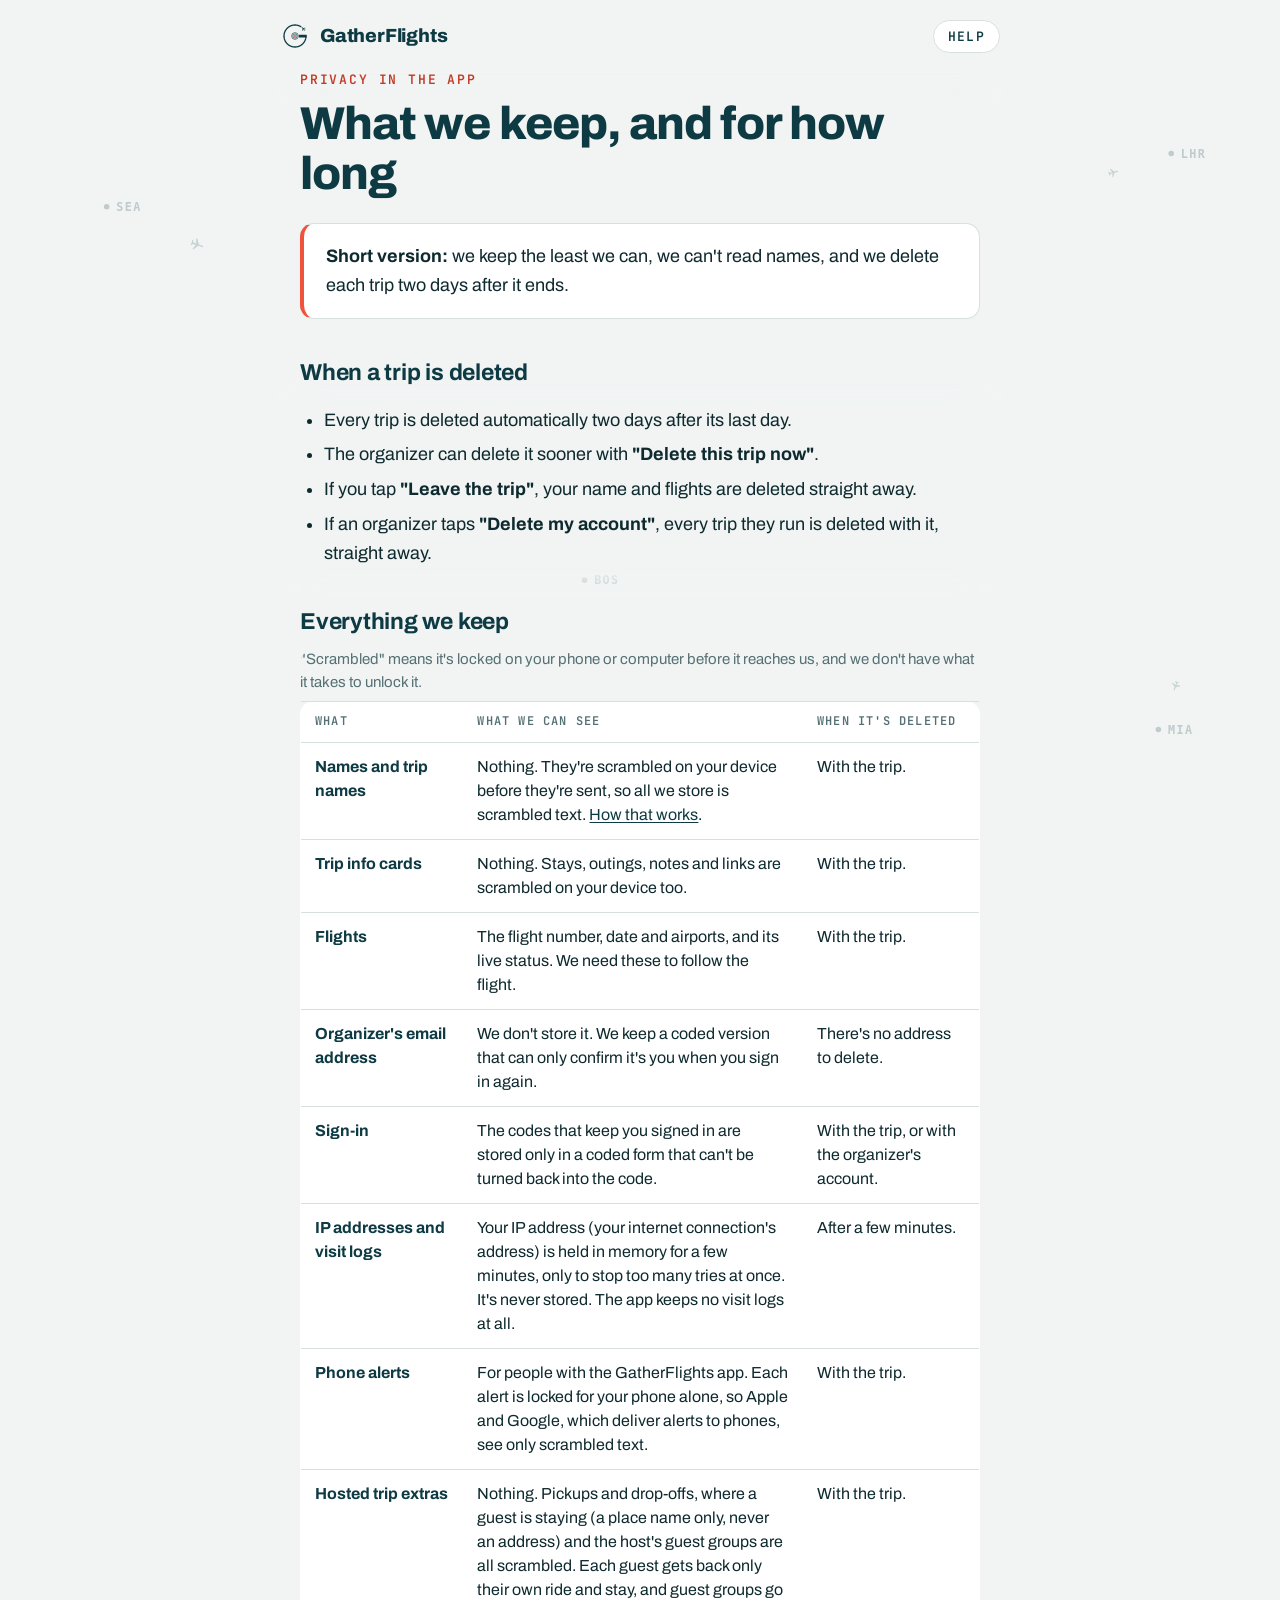
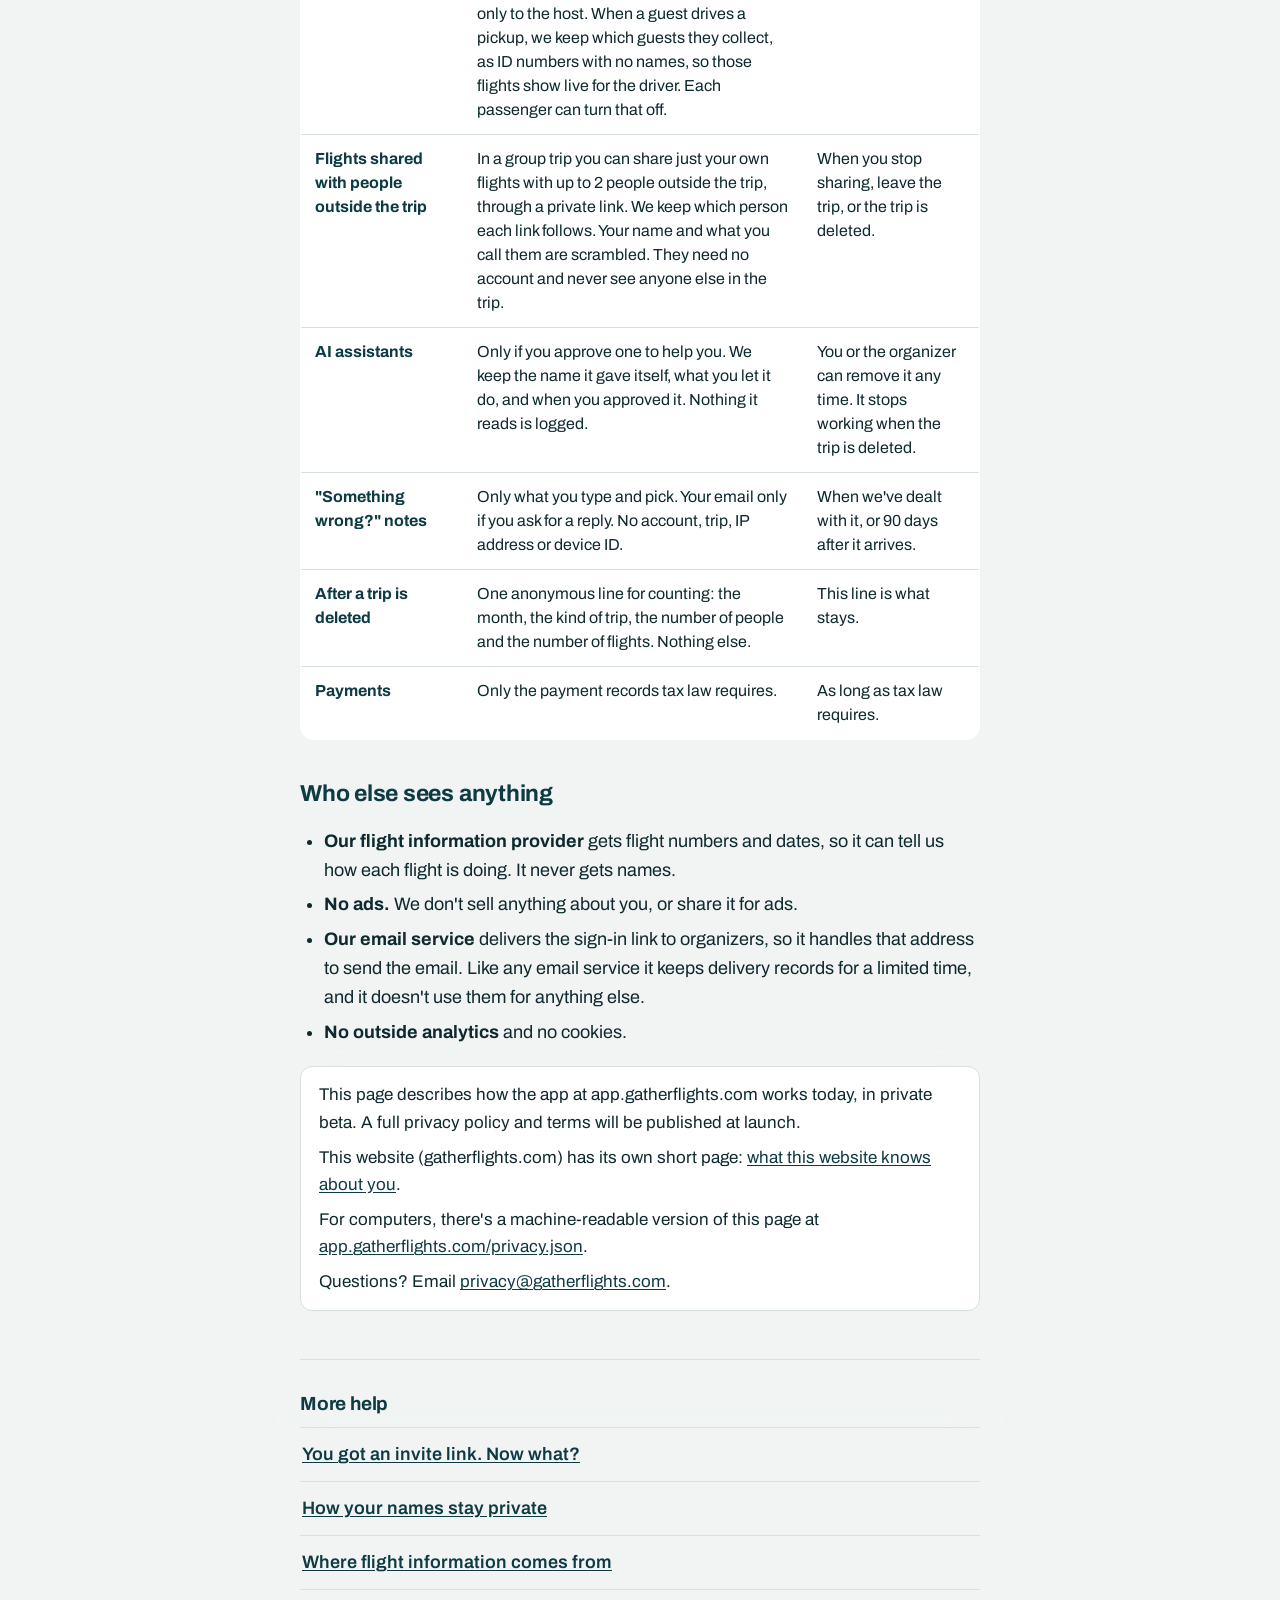
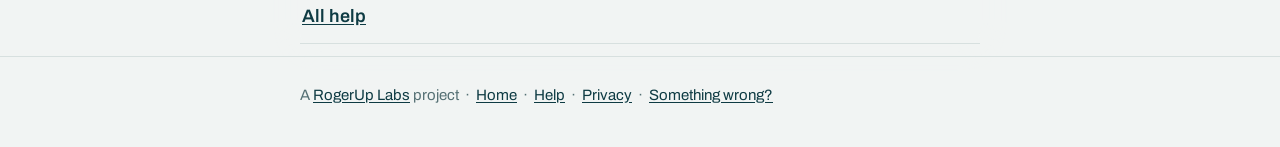
<file: help/what-we-keep.html>
<!doctype html>
<html lang="en">
<head>
<meta charset="utf-8">
<meta http-equiv="Content-Security-Policy" content="default-src 'none'; style-src 'self' 'unsafe-inline'; img-src 'self' data:; font-src 'self'; form-action 'self' https://app.gatherflights.com; base-uri 'none'">
<meta name="viewport" content="width=device-width, initial-scale=1">
<title>What we keep, and for how long · GatherFlights</title>
<meta name="description" content="Everything the GatherFlights app keeps about a trip, what we can and can't see, and when it's deleted. Short version: we keep the least we can, can't read names, and delete each trip two days after it ends.">
<link rel="canonical" href="https://gatherflights.com/help/what-we-keep.html">
<meta property="og:type" content="article">
<meta property="og:site_name" content="GatherFlights">
<meta property="og:title" content="What we keep, and for how long">
<meta property="og:description" content="We keep the least we can, can't read names, and delete each trip two days after it ends.">
<meta property="og:url" content="https://gatherflights.com/help/what-we-keep.html">
<meta property="og:image" content="https://gatherflights.com/og-card.png">
<meta name="twitter:card" content="summary_large_image">
<link rel="icon" href="../favicon.ico" sizes="32x32">
<link rel="icon" href="../icon.svg?v=2" type="image/svg+xml">
<link rel="apple-touch-icon" href="../apple-touch-icon.png">
<link rel="stylesheet" href="help.css">
<link rel="stylesheet" href="../sky.css">
</head>
<body>
<div class="sky" aria-hidden="true"><picture><source srcset="../sky-dark.svg" media="(prefers-color-scheme: dark)"><img src="../sky.svg" alt=""></picture></div>
<header class="wrap top">
  <a class="brand" href="../"><img src="../icon.svg" alt="" width="30" height="30">GatherFlights</a>
  <a class="top-link" href="./">Help</a>
</header>

<main class="wrap">
  <p class="eyebrow">Privacy in the app</p>
  <h1>What we keep, and for how long</h1>

  <div class="summary">
    <p><b>Short version:</b> we keep the least we can, we can't read names, and we delete each trip two days after it ends.</p>
  </div>

  <h2>When a trip is deleted</h2>
  <ul>
    <li>Every trip is deleted automatically two days after its last day.</li>
    <li>The organizer can delete it sooner with <span class="btn-name">"Delete this trip now"</span>.</li>
    <li>If you tap <span class="btn-name">"Leave the trip"</span>, your name and flights are deleted straight away.</li>
    <li>If an organizer taps <span class="btn-name">"Delete my account"</span>, every trip they run is deleted with it, straight away.</li>
  </ul>

  <h2>Everything we keep</h2>
  <table class="keep">
    <caption>"Scrambled" means it's locked on your phone or computer before it reaches us, and we don't have what it takes to unlock it.</caption>
    <thead>
      <tr><th scope="col">What</th><th scope="col">What we can see</th><th scope="col">When it's deleted</th></tr>
    </thead>
    <tbody>
      <tr>
        <th scope="row">Names and trip names</th>
        <td data-label="What we can see">Nothing. They're scrambled on your device before they're sent, so all we store is scrambled text. <a href="names.html">How that works</a>.</td>
        <td data-label="When it's deleted">With the trip.</td>
      </tr>
      <tr>
        <th scope="row">Trip info cards</th>
        <td data-label="What we can see">Nothing. Stays, outings, notes and links are scrambled on your device too.</td>
        <td data-label="When it's deleted">With the trip.</td>
      </tr>
      <tr>
        <th scope="row">Flights</th>
        <td data-label="What we can see">The flight number, date and airports, and its live status. We need these to follow the flight.</td>
        <td data-label="When it's deleted">With the trip.</td>
      </tr>
      <tr>
        <th scope="row">Organizer's email address</th>
        <td data-label="What we can see">We don't store it. We keep a coded version that can only confirm it's you when you sign in again.</td>
        <td data-label="When it's deleted">There's no address to delete.</td>
      </tr>
      <tr>
        <th scope="row">Sign-in</th>
        <td data-label="What we can see">The codes that keep you signed in are stored only in a coded form that can't be turned back into the code.</td>
        <td data-label="When it's deleted">With the trip, or with the organizer's account.</td>
      </tr>
      <tr>
        <th scope="row">IP addresses and visit logs</th>
        <td data-label="What we can see">Your IP address (your internet connection's address) is held in memory for a few minutes, only to stop too many tries at once. It's never stored. The app keeps no visit logs at all.</td>
        <td data-label="When it's deleted">After a few minutes.</td>
      </tr>
      <tr>
        <th scope="row">Phone alerts</th>
        <td data-label="What we can see">For people with the GatherFlights app. Each alert is locked for your phone alone, so Apple and Google, which deliver alerts to phones, see only scrambled text.</td>
        <td data-label="When it's deleted">With the trip.</td>
      </tr>
      <tr>
        <th scope="row">Hosted trip extras</th>
        <td data-label="What we can see">Nothing. Pickups and drop-offs, where a guest is staying (a place name only, never an address) and the host's guest groups are all scrambled. Each guest gets back only their own ride and stay, and guest groups go only to the host. When a guest drives a pickup, we keep which guests they collect, as ID numbers with no names, so those flights show live for the driver. Each passenger can turn that off.</td>
        <td data-label="When it's deleted">With the trip.</td>
      </tr>
      <tr>
        <th scope="row">Flights shared with people outside the trip</th>
        <td data-label="What we can see">In a group trip you can share just your own flights with up to 2 people outside the trip, through a private link. We keep which person each link follows. Your name and what you call them are scrambled. They need no account and never see anyone else in the trip.</td>
        <td data-label="When it's deleted">When you stop sharing, leave the trip, or the trip is deleted.</td>
      </tr>
      <tr>
        <th scope="row">AI assistants</th>
        <td data-label="What we can see">Only if you approve one to help you. We keep the name it gave itself, what you let it do, and when you approved it. Nothing it reads is logged.</td>
        <td data-label="When it's deleted">You or the organizer can remove it any time. It stops working when the trip is deleted.</td>
      </tr>
      <tr>
        <th scope="row">"Something wrong?" notes</th>
        <td data-label="What we can see">Only what you type and pick. Your email only if you ask for a reply. No account, trip, IP address or device ID.</td>
        <td data-label="When it's deleted">When we've dealt with it, or 90 days after it arrives.</td>
      </tr>
      <tr>
        <th scope="row">After a trip is deleted</th>
        <td data-label="What we can see">One anonymous line for counting: the month, the kind of trip, the number of people and the number of flights. Nothing else.</td>
        <td data-label="When it's deleted">This line is what stays.</td>
      </tr>
      <tr>
        <th scope="row">Payments</th>
        <td data-label="What we can see">Only the payment records tax law requires.</td>
        <td data-label="When it's deleted">As long as tax law requires.</td>
      </tr>
    </tbody>
  </table>

  <h2>Who else sees anything</h2>
  <ul>
    <li><b>Our flight information provider</b> gets flight numbers and dates, so it can tell us how each flight is doing. It never gets names.</li>
    <li><b>No ads.</b> We don't sell anything about you, or share it for ads.</li>
    <li><b>Our email service</b> delivers the sign-in link to organizers, so it handles that address to send the email. Like any email service it keeps delivery records for a limited time, and it doesn't use them for anything else.</li>
    <li><b>No outside analytics</b> and no cookies.</li>
  </ul>

  <div class="note">
    <p>This page describes how the app at app.gatherflights.com works today, in private beta. A full privacy policy and terms will be published at launch.</p>
    <p>This website (gatherflights.com) has its own short page: <a href="../privacy.html">what this website knows about you</a>.</p>
    <p>For computers, there's a machine-readable version of this page at <a href="https://app.gatherflights.com/privacy.json">app.gatherflights.com/privacy.json</a>.</p>
    <p>Questions? Email <a href="mailto:privacy@gatherflights.com">privacy@gatherflights.com</a>.</p>
  </div>

  <nav class="more" aria-labelledby="more-help">
    <h2 id="more-help">More help</h2>
    <ul class="links">
      <li><a href="invite-link.html">You got an invite link. Now what?</a></li>
      <li><a href="names.html">How your names stay private</a></li>
      <li><a href="flight-info.html">Where flight information comes from</a></li>
      <li><a href="./">All help</a></li>
    </ul>
  </nav>
</main>

<footer>
  <div class="wrap">A <a href="https://rogeruplabs.com">RogerUp Labs</a> project <span class="sep" aria-hidden="true">·</span> <a href="../">Home</a> <span class="sep" aria-hidden="true">·</span> <a href="./">Help</a> <span class="sep" aria-hidden="true">·</span> <a href="../privacy.html">Privacy</a> <span class="sep" aria-hidden="true">·</span> <a href="https://app.gatherflights.com/problem?from=site">Something wrong?</a></div>
</footer>
</body>
</html>
</file>
<file: sky.css>
/* The faint planes flying between cities behind every page, the same sky as
   the app (sky.svg, or sky-dark.svg in dark mode and on the teal top band).
   It's an animated picture, not a script: this site runs no scripts.
   Words that sit straight on the page get a soft patch of page color behind
   them, so a plane fades out as it reaches them and back in past them, and
   never looks like a glitch in the text. Cards and boards are solid, so the
   sky simply passes behind them; teal bands show it in white (index.html). */
.sky { position: fixed; inset: 0; z-index: -1; pointer-events: none; }
.sky img { display: block; width: 100%; height: 100%; object-fit: cover; }
@media (prefers-reduced-motion: reduce) { .sky { display: none; } }

:root { --halo: var(--bg); }
:is(main, footer, header, .band) :is(h1, h2, h3, p, ul, ol, dl, table, figure, form, .btn.ghost, .top-nav, .pill):not(:is(.card, .board, .phone, .summary, .pass, .consent, .demo, .rebook, .keep, .seg) *) {
  position: relative;
}
:is(main, footer, header, .band) :is(h1, h2, h3, p, ul, ol, dl, table, figure, form, .btn.ghost, .top-nav, .pill):not(:is(.card, .board, .phone, .summary, .pass, .consent, .demo, .rebook, .keep, .seg) *)::after {
  content: ""; position: absolute; inset: 0; z-index: -1; pointer-events: none;
  background: var(--halo); border-radius: 12px; box-shadow: 0 0 20px 12px var(--halo);
}
</file>
<file: help/help.css>
/* Shared look for the help pages. Same fonts and colors as privacy.html. */

@font-face { font-family: "Archivo"; src: url("../fonts/archivo.woff2") format("woff2");
             font-weight: 100 900; font-style: normal; font-display: swap; }
@font-face { font-family: "JetBrains Mono"; src: url("../fonts/jetbrains-mono.woff2") format("woff2");
             font-weight: 100 800; font-style: normal; font-display: swap; }

:root {
  color-scheme: light dark;
  --bg: #F1F4F3; --surface: #FFFFFF; --ink: #0E2A2F; --muted: #557074; --line: #D7E0DF;
  --brand: #0E3B43; --accent: #F0533C; --accent-ink: #C23A25; --focus: #F0533C;
}
@media (prefers-color-scheme: dark) {
  :root { --bg: #0A2328; --surface: #0E3B43; --ink: #E8F1EF; --muted: #9DBDBA; --line: #1D525B;
          --brand: #CFE5E2; --accent-ink: #FF8C78; --focus: #FF8C78; }
}

* { box-sizing: border-box; }
html { -webkit-text-size-adjust: 100%; }
body { margin: 0; background: var(--bg); color: var(--ink);
       font: 18px/1.6 "Archivo", system-ui, -apple-system, "Segoe UI", Roboto, sans-serif; }
a { color: var(--brand); text-underline-offset: 2px; }
a:hover { text-decoration-thickness: 2px; }
a:focus-visible { outline: 3px solid var(--focus); outline-offset: 3px; border-radius: 4px; }

.wrap { max-width: 720px; margin: 0 auto; padding: 0 20px; }
@media (max-width: 400px) { .wrap { padding: 0 16px; } body { font-size: 17px; } }

.top { display: flex; align-items: center; justify-content: space-between; gap: 12px; padding: 20px 0; }
.brand { display: flex; align-items: center; gap: 10px; font-weight: 800; font-size: 19px;
         letter-spacing: -0.01em; color: var(--brand); text-decoration: none; }
.brand img { width: 30px; height: 30px; }
.top-link { font: 600 13px/1 "JetBrains Mono", ui-monospace, monospace; letter-spacing: .1em;
            text-transform: uppercase; color: var(--brand); text-decoration: none;
            border: 1px solid var(--line); border-radius: 999px; padding: 9px 14px; background: var(--surface); }
.top-link:hover { border-color: var(--brand); }

main { padding: 24px 0 48px; }
.eyebrow { font: 600 13px/1 "JetBrains Mono", ui-monospace, monospace; letter-spacing: .14em;
           text-transform: uppercase; color: var(--accent-ink); margin: 0 0 14px; }
h1 { font-size: clamp(32px, 6vw, 46px); line-height: 1.08; letter-spacing: -0.02em; font-weight: 800;
     color: var(--brand); margin: 0 0 24px; overflow-wrap: break-word; }
h2 { font-size: 23px; line-height: 1.25; color: var(--brand); letter-spacing: -0.01em; margin: 40px 0 8px; }
h3 { font-size: 19px; line-height: 1.3; color: var(--brand); margin: 24px 0 4px; }
p, li { color: var(--ink); }
ul, ol { padding-left: 24px; }
li { margin: 6px 0; }
.muted { color: var(--muted); }
b, strong { font-weight: 700; }
.btn-name { font-weight: 700; white-space: normal; }

.summary { background: var(--surface); border: 1px solid var(--line); border-left: 4px solid var(--accent);
           border-radius: 14px; padding: 18px 22px; margin: 0 0 36px; }
.summary p { margin: 0; }

/* Numbered steps */
.steps { list-style: none; counter-reset: step; padding: 0; margin: 16px 0; }
.steps > li { counter-increment: step; position: relative; padding: 0 0 0 48px; margin: 0 0 18px; }
.steps > li::before { content: counter(step); position: absolute; left: 0; top: 0;
  width: 32px; height: 32px; border-radius: 50%; background: var(--brand); color: var(--bg);
  font: 700 16px/32px "JetBrains Mono", ui-monospace, monospace; text-align: center; }
.steps > li > :first-child { margin-top: 3px; }
.steps p { margin: 4px 0; }

/* Cards on the help index */
.cards { list-style: none; padding: 0; margin: 0; display: grid; gap: 14px; }
@media (min-width: 640px) { .cards { grid-template-columns: 1fr 1fr; } }
.cards li { margin: 0; }
.card { display: block; height: 100%; background: var(--surface); border: 1px solid var(--line); border-radius: 14px;
        padding: 18px 20px; text-decoration: none; color: var(--ink); }
.card:hover { border-color: var(--brand); }
.card .t { display: block; font-weight: 800; font-size: 19px; line-height: 1.3; color: var(--brand); margin: 0 0 6px; }
.card .d { display: block; font-size: 16px; line-height: 1.5; color: var(--muted); }
.card:focus-visible { outline: 3px solid var(--focus); outline-offset: 3px; }

.links { list-style: none; padding: 0; margin: 12px 0; }
.links li { margin: 0; border-top: 1px solid var(--line); }
.links li:last-child { border-bottom: 1px solid var(--line); }
.links a { display: block; padding: 12px 2px; font-weight: 600; }
.links .d { display: inline-block; width: 100%; text-decoration: none; font-weight: 400; font-size: 16px; color: var(--muted); }

/* Callouts */
.note { background: var(--surface); border: 1px solid var(--line); border-radius: 12px; padding: 14px 18px; margin: 20px 0; font-size: 17px; }
.note p { margin: 0; }
.note p + p { margin-top: 8px; }

/* The "what we keep" table. On phones each row becomes a small card. */
.keep { width: 100%; border-collapse: collapse; margin: 12px 0 8px; font-size: 16px; line-height: 1.5;
        background: var(--surface); border: 1px solid var(--line); border-radius: 14px; overflow: hidden; }
.keep caption { text-align: left; color: var(--muted); font-size: 15px; padding: 0 0 8px; caption-side: top; }
.keep th, .keep td { text-align: left; vertical-align: top; padding: 12px 14px; border-top: 1px solid var(--line); }
.keep thead th { border-top: 0; font: 600 12px/1.3 "JetBrains Mono", ui-monospace, monospace; letter-spacing: .1em;
                 text-transform: uppercase; color: var(--muted); }
.keep tbody th { color: var(--brand); font-weight: 700; width: 24%; }
.keep td:last-child { width: 26%; }
@media (max-width: 640px) {
  .keep { border: 0; background: none; border-radius: 0; }
  .keep thead { position: absolute; width: 1px; height: 1px; overflow: hidden; clip: rect(0 0 0 0); white-space: nowrap; }
  .keep, .keep tbody, .keep tr, .keep th, .keep td { display: block; width: auto; }
  .keep caption { display: block; }
  .keep tr { background: var(--surface); border: 1px solid var(--line); border-radius: 12px; margin: 0 0 12px; padding: 4px 0; }
  .keep tbody th { width: auto; border-top: 0; font-size: 17px; padding: 10px 14px 4px; }
  .keep td { border-top: 0; padding: 4px 14px 10px; width: auto; }
  .keep td:last-child { width: auto; }
  .keep td::before { content: attr(data-label); display: block; font: 600 11px/1.4 "JetBrains Mono", ui-monospace, monospace;
                     letter-spacing: .1em; text-transform: uppercase; color: var(--muted); margin: 0 0 2px; }
}

/* Status words */
.status { list-style: none; padding: 0; margin: 12px 0; }
.status li { display: grid; grid-template-columns: 7.5em 1fr; gap: 4px 14px; padding: 10px 0; margin: 0; border-top: 1px solid var(--line); }
.status li:last-child { border-bottom: 1px solid var(--line); }
.status .w { font-weight: 800; color: var(--brand); }
@media (max-width: 400px) { .status li { grid-template-columns: 1fr; } }

/* The diagram on names.html */
.diagram { margin: 24px 0 28px; background: var(--surface); border: 1px solid var(--line); border-radius: 14px; padding: 14px 10px 10px; }
.diagram svg { display: block; width: 100%; height: auto; max-width: 560px; margin: 0 auto; }
.diagram figcaption { font-size: 15px; line-height: 1.5; color: var(--muted); padding: 6px 8px 2px; }
.dg-box { fill: var(--bg); stroke: var(--brand); stroke-width: 2; }
.dg-screen { fill: var(--surface); stroke: var(--line); stroke-width: 1.5; }
.dg-name { fill: var(--ink); font: 800 19px "Archivo", system-ui, sans-serif; }
.dg-junk { fill: var(--muted); font: 600 16px "JetBrains Mono", ui-monospace, monospace; }
.dg-label { fill: var(--brand); font: 700 14px "Archivo", system-ui, sans-serif; }
.dg-small { fill: var(--muted); font: 500 13px "Archivo", system-ui, sans-serif; }
.dg-arrow { stroke: var(--brand); stroke-width: 2.5; fill: none; }
.dg-head { fill: var(--brand); }
.dg-link { stroke: var(--accent-ink); stroke-width: 2.5; fill: none; stroke-dasharray: 6 5; }
.dg-link-head { fill: var(--accent-ink); }
.dg-link-text { fill: var(--accent-ink); font: 700 14.5px "Archivo", system-ui, sans-serif; }
.dg-rack { stroke: var(--line); stroke-width: 2; }

/* More help and footer */
.more { border-top: 1px solid var(--line); margin-top: 48px; padding-top: 8px; }
.more h2 { margin-top: 24px; font-size: 19px; }
footer { border-top: 1px solid var(--line); color: var(--muted); font-size: 15px; padding: 26px 0 40px; }
footer a { color: var(--brand); }
footer .sep { padding: 0 3px; }
</file>
